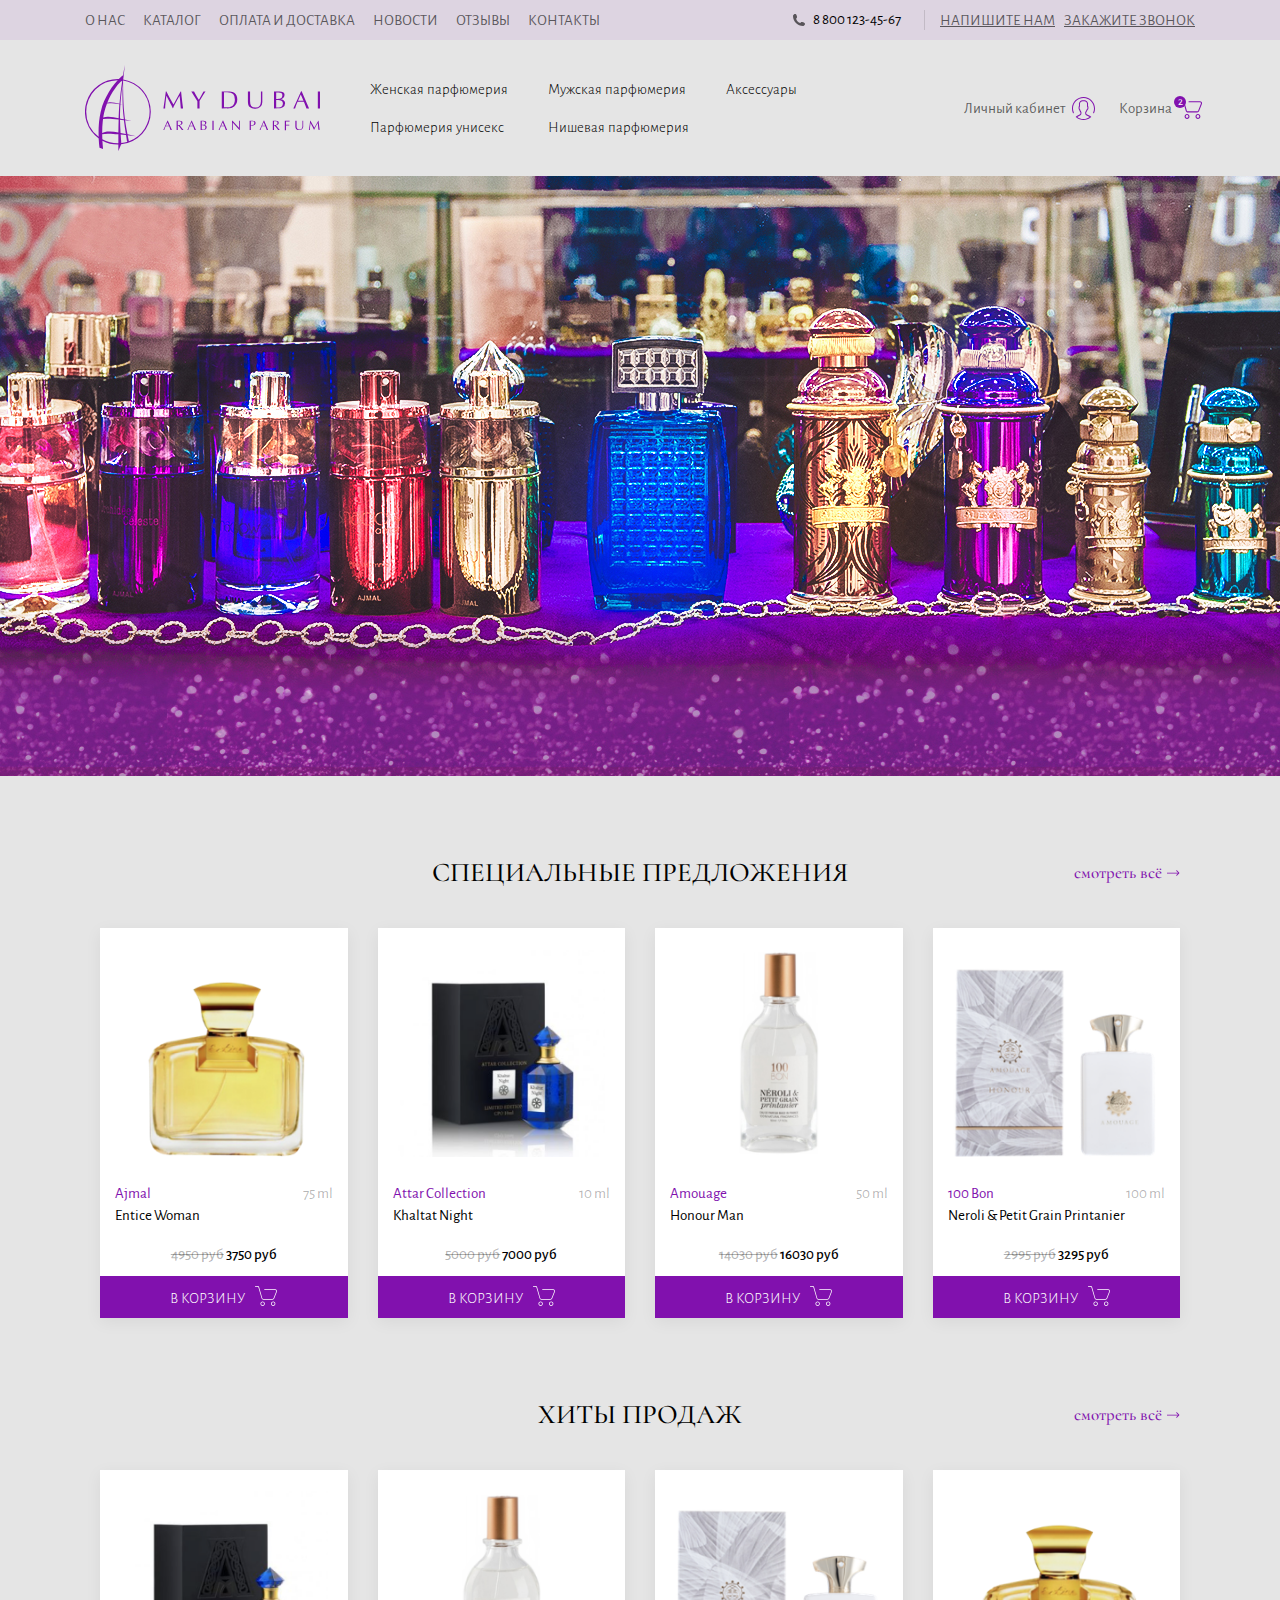
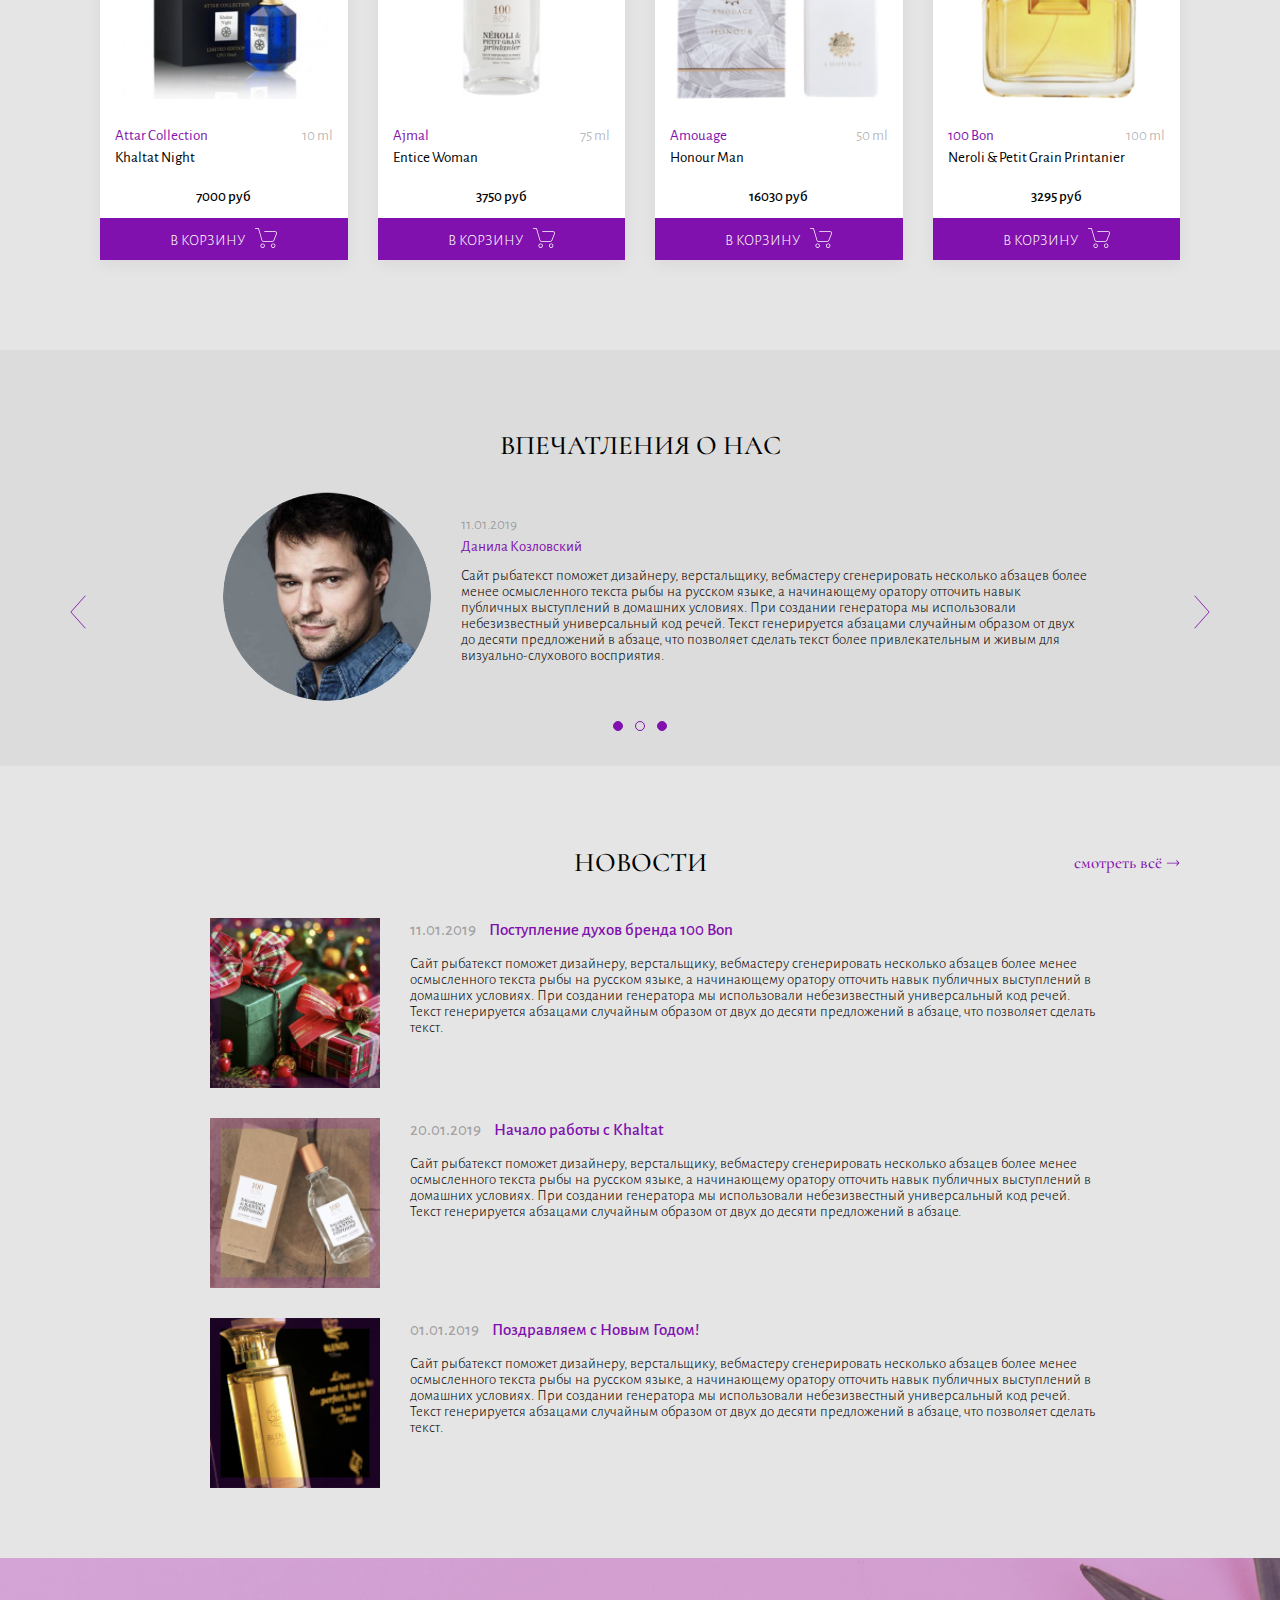
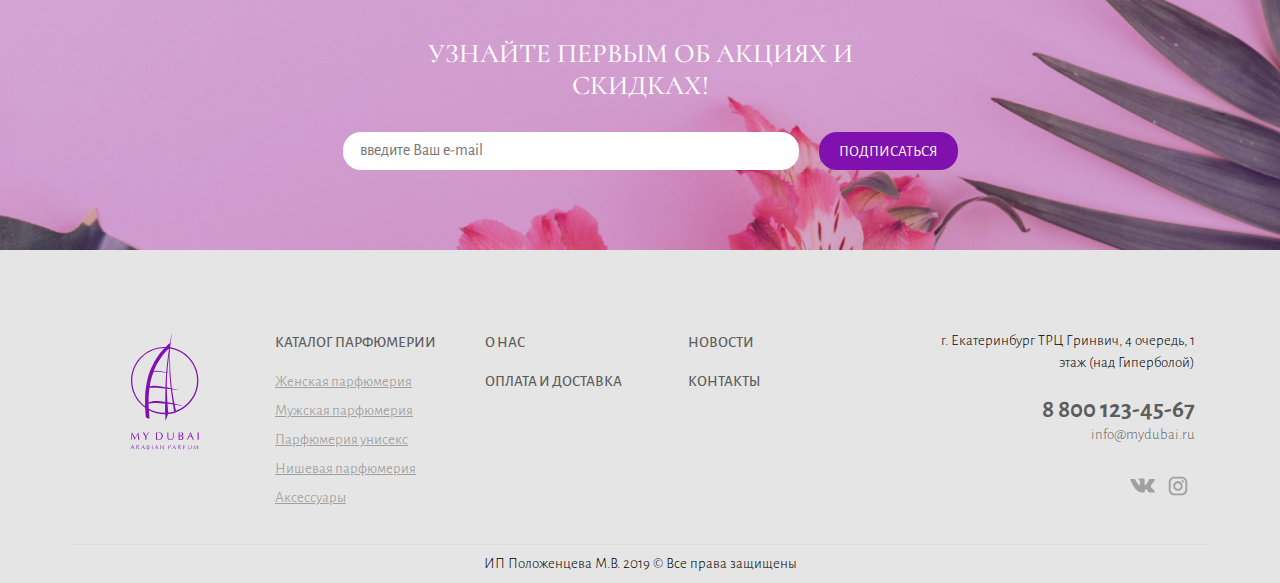
<file: index.html>
<!doctype html>
<html lang="en">
<head>
    <meta charset="UTF-8">
    <meta name="viewport"
          content="width=device-width, user-scalable=no, initial-scale=1, shrink-to-fit=no">
    <meta http-equiv="X-UA-Compatible" content="ie=edge">
    <meta name="format-detection" content="telephone=no">
    <title>My Dubai</title>
    <script
            src="https://code.jquery.com/jquery-3.3.1.js"
            integrity="sha256-2Kok7MbOyxpgUVvAk/HJ2jigOSYS2auK4Pfzbm7uH60="
            crossorigin="anonymous"></script>
    <link href="https://fonts.googleapis.com/css?family=Alegreya+Sans:300,400,500,700|Cormorant:300,400,500,700&amp;subset=cyrillic,cyrillic-ext" rel="stylesheet">
    <link rel="stylesheet" href="https://maxcdn.bootstrapcdn.com/bootstrap/4.0.0/css/bootstrap.min.css" integrity="sha384-Gn5384xqQ1aoWXA+058RXPxPg6fy4IWvTNh0E263XmFcJlSAwiGgFAW/dAiS6JXm" crossorigin="anonymous">
    <link href="sass/style.css" rel="stylesheet">
</head>
<body>
<header>
    <div class="container-fluid header__navigation">
        <div class="container">
            <div class="row">
                <div class="header__item header__navigation__nav col-lg-6 col-sm-4 col-7">
                    <button class="mobil-collapse__btn collapsed" type="button" data-toggle="collapse" data-target=".mobil-collapse" aria-expanded="false"></button>
                    <ul class="mobil-collapse navbar-collapse collapse">
                        <li>
                            <a href="about_us.html">О Нас</a>
                        </li>
                        <li>
                            <a href="catalog.html">Каталог</a>
                        </li>
                        <li>
                            <a href="about_cur.html">Оплата и доставка</a>
                        </li>
                        <li>
                            <a href="news.html">Новости</a>
                        </li>
                        <li>
                            <a href="404.html">Отзывы</a>
                        </li>
                        <li>
                            <a href="contact.html">Контакты</a>
                        </li>
                        <ul class="mobil-collapse__sub-menu">
                            <li>
                                <a class="mobil-collapse__sub-menu__call-back" href="#">Напишите нам</a>
                            </li>
                            <li>
                                <a class="mobil-collapse__sub-menu__call-back" href="#">ЗАКАЖИТЕ ЗВОНОК</a>
                            </li>
                            <li>
                                <a href="tel:8 800 123-45-67" class="header__navigation__tel__link">8 800 123-45-67</a>
                            </li>
                            <form class="header__breadcrumbs__search d-md-none d-flex">
                                <input type="text" name="search" placeholder="Поиск">
                                <label><input type="submit" value=""></label>
                            </form>
                        </ul>
                    </ul>
                </div>
                <div class="header__item header__navigation__tel col-xl-3 col-lg col-4 d-sm-flex d-none">
                    <a href="tel:8 800 123-45-67" class="header__navigation__tel__link">8 800 123-45-67</a>
                </div>
                <div class="header__item header__navigation__call-back col-xl-3 col-lg d-lg-flex d-none">
                    <ul>
                        <li>
                            <a href="#">Напишите нам</a>
                        </li>
                        <li>
                            <a href="#">ЗАКАЖИТЕ ЗВОНОК</a>
                        </li>
                    </ul>
                </div>
                <div class="header__item header__navigation__logo col-lg-3 col-md-3 col-sm-5 col-7">
                    <a href="index.html" class="header__navigation__logo__wrap">
                        <img src="assets/img/logo-1.svg" alt="logo">
                    </a>
                </div>
                <div class="header__item header__navigation__catalog col-xl-6 col-lg-5 col-md-9 col-sm-7 col-5">
                    <button class="catalog-collapse__btn collapsed" type="button" data-toggle="collapse" data-target=".catalog-collapse" aria-expanded="false">Каталог</button>
                    <ul class="catalog-collapse collapse">
                        <li>
                            <a href="#">Женская парфюмерия</a>
                        </li>
                        <li>
                            <a href="#">Мужская парфюмерия</a>
                        </li>
                        <li>
                            <a href="#">Аксессуары</a>
                        </li>
                        <li>
                            <a href="#">Парфюмерия унисекс</a>
                        </li>
                        <li>
                            <a href="#">Нишевая парфюмерия</a>
                        </li>
                    </ul>
                </div>
                <div class="header__item header__navigation__user col-xl-3 col-sm-4 col-5">
                    <ul>
                        <li>
                            <a class="header__navigation__user__profile" href="user_cab.html">Личный кабинет</a>
                        </li>
                        <li>
                            <label class="header__navigation__user__basket__count">2</label>
                            <a class="header__navigation__user__basket" href="basket.html">Корзина</a>
                        </li>
                    </ul>
                </div>
            </div>
        </div>
    </div>
    <div class="container-fluid header__shower">
        <div class="row header__shower__wrapp"></div>
    </div>
    <div class="container-fluid header__breadcrumbs" style="display: none"></div>
</header>
<main>
    <div class="container content-block">
        <div class="row">
            <div class="content-block__header col-12">
                <h2>Специальные предложения</h2>
                <a href="#">смотреть всё</a>
            </div>
            <div class="content-block__body col-12">
                <div class="col-lg-3 col-md-4 col-sm-6 col-12">
                    <div class="content-block__body__card">
                        <div class="content-block__body__card__img">
                            <div class="content-block__body__card__img__bg bg-1"></div>
                        </div>
                        <div class="content-block__body__card__info">
                            <a href="#" class="content-block__body__card__info__title">Ajmal</a>
                            <span class="content-block__body__card__info__sub-title">Entice Woman</span>
                            <span class="content-block__body__card__info__value">75 ml</span>
                        </div>
                        <div class="content-block__body__card__price">
                            <span><s>4950 руб</s> 3750 руб</span>
                        </div>
                        <button class="btn btn__to-cart">В Корзину</button>
                    </div>
                </div>
                <div class="col-lg-3 col-md-4 col-sm-6 col-12">
                    <div class="content-block__body__card">
                        <div class="content-block__body__card__img">
                            <div class="content-block__body__card__img__bg bg-2"></div>
                        </div>
                        <div class="content-block__body__card__info">
                            <a href="#" class="content-block__body__card__info__title">Attar Collection</a>
                            <span class="content-block__body__card__info__sub-title">Khaltat Night</span>
                            <span class="content-block__body__card__info__value">10 ml</span>
                        </div>
                        <div class="content-block__body__card__price">
                            <span><s>5000 руб</s> 7000 руб</span>
                        </div>
                        <button class="btn btn__to-cart">В Корзину</button>
                    </div>
                </div>
                <div class="col-lg-3 col-md-4 col-sm-6 col-12">
                    <div class="content-block__body__card">
                        <div class="content-block__body__card__img">
                            <div class="content-block__body__card__img__bg bg-3"></div>
                        </div>
                        <div class="content-block__body__card__info">
                            <a href="#" class="content-block__body__card__info__title">Amouage</a>
                            <span class="content-block__body__card__info__sub-title">Honour Man</span>
                            <span class="content-block__body__card__info__value">50 ml</span>
                        </div>
                        <div class="content-block__body__card__price">
                            <span><s>14030 руб</s> 16030 руб</span>
                        </div>
                        <button class="btn btn__to-cart">В Корзину</button>
                    </div>
                </div>
                <div class="col-lg-3 col-md-4 col-sm-6 col-12">
                    <div class="content-block__body__card">
                        <div class="content-block__body__card__img">
                            <div class="content-block__body__card__img__bg bg-4"></div>
                        </div>
                        <div class="content-block__body__card__info">
                            <a href="#" class="content-block__body__card__info__title">100 Bon</a>
                            <span class="content-block__body__card__info__sub-title">Neroli & Petit Grain Printanier</span>
                            <span class="content-block__body__card__info__value">100 ml</span>
                        </div>
                        <div class="content-block__body__card__price">
                            <span><s>2995 руб</s> 3295 руб</span>
                        </div>
                        <button class="btn btn__to-cart">В Корзину</button>
                    </div>
                </div>
            </div>
        </div>
    </div>
    <div class="container content-block">
        <div class="row">
            <div class="content-block__header col-12">
                <h2>ХИТЫ ПРОДАЖ</h2>
                <a href="#">смотреть всё</a>
            </div>
            <div class="content-block__body col-12">
                <div class="col-lg-3 col-md-4 col-sm-6 col-12">
                    <div class="content-block__body__card">
                        <div class="content-block__body__card__img">
                            <div class="content-block__body__card__img__bg bg-2"></div>
                        </div>
                        <div class="content-block__body__card__info">
                            <a href="#" class="content-block__body__card__info__title">Attar Collection</a>
                            <span class="content-block__body__card__info__sub-title">Khaltat Night</span>
                            <span class="content-block__body__card__info__value">10 ml</span>
                        </div>
                        <div class="content-block__body__card__price">
                            <span>7000 руб</span>
                        </div>
                        <button class="btn btn__to-cart">В Корзину</button>
                    </div>
                </div>
                <div class="col-lg-3 col-md-4 col-sm-6 col-12">
                    <div class="content-block__body__card">
                        <div class="content-block__body__card__img">
                            <div class="content-block__body__card__img__bg bg-3"></div>
                        </div>
                        <div class="content-block__body__card__info">
                            <a href="#" class="content-block__body__card__info__title">Ajmal</a>
                            <span class="content-block__body__card__info__sub-title">Entice Woman</span>
                            <span class="content-block__body__card__info__value">75 ml</span>
                        </div>
                        <div class="content-block__body__card__price">
                            <span>3750 руб</span>
                        </div>
                        <button class="btn btn__to-cart">В Корзину</button>
                    </div>
                </div>
                <div class="col-lg-3 col-md-4 col-sm-6 col-12">
                    <div class="content-block__body__card">
                        <div class="content-block__body__card__img">
                            <div class="content-block__body__card__img__bg bg-4"></div>
                        </div>
                        <div class="content-block__body__card__info">
                            <a href="#" class="content-block__body__card__info__title">Amouage</a>
                            <span class="content-block__body__card__info__sub-title">Honour Man</span>
                            <span class="content-block__body__card__info__value">50 ml</span>
                        </div>
                        <div class="content-block__body__card__price">
                            <span>16030 руб</span>
                        </div>
                        <button class="btn btn__to-cart">В Корзину</button>
                    </div>
                </div>
                <div class="col-lg-3 col-md-4 col-sm-6 col-12">
                    <div class="content-block__body__card">
                        <div class="content-block__body__card__img">
                            <div class="content-block__body__card__img__bg bg-1"></div>
                        </div>
                        <div class="content-block__body__card__info">
                            <a href="#" class="content-block__body__card__info__title">100 Bon</a>
                            <span class="content-block__body__card__info__sub-title">Neroli & Petit Grain Printanier</span>
                            <span class="content-block__body__card__info__value">100 ml</span>
                        </div>
                        <div class="content-block__body__card__price">
                            <span>3295 руб</span>
                        </div>
                        <button class="btn btn__to-cart">В Корзину</button>
                    </div>
                </div>
            </div>
        </div>
    </div>
    <div class="container-fluid comment-about">
        <div class="container">
            <div class="row">
                <h2 class="col-12">ВПЕЧАТЛЕНИЯ О НАС</h2>
                <div class="comment-about__slider col-12">
                    <div class="comment-about__slider__temp-control">
                        <a href="#" class="slide-prev"></a>
                        <a href="#" class="slide-next"></a>
                        <div class="slide-curr">
                            <label></label>
                            <label class="active"></label>
                            <label></label>
                        </div>
                    </div>
                    <div class="comment-about__slider__item col-lg-10 col-12 mx-auto">
                        <div class="comment-about__slider__item__avatar">
                            <div class="comment-about__slider__item__avatar__wrap">
                                <img alt="avatar" src="assets/img/card/image.jpg">
                            </div>
                        </div>
                        <div class="comment-about__slider__item__info">
                            <p class="comment-about__slider__item__info__time">11.01.2019</p>
                            <p class="comment-about__slider__item__info__user">Данила Козловский</p>
                            <p class="comment-about__slider__item__info__comment">Сайт рыбатекст поможет дизайнеру, верстальщику, вебмастеру сгенерировать несколько абзацев более менее осмысленного текста рыбы на русском языке, а начинающему оратору отточить навык публичных выступлений в домашних условиях. При создании генератора мы использовали небезизвестный универсальный код речей. Текст генерируется абзацами случайным образом от двух до десяти предложений в абзаце, что позволяет сделать текст более привлекательным и живым для визуально-слухового восприятия.</p>
                        </div>
                    </div>
                </div>
            </div>
        </div>
    </div>
    <div class="container content-block">
        <div class="row">
            <div class="content-block__header col-12">
                <h2>НОВОСТИ</h2>
                <a href="#">смотреть всё</a>
            </div>
            <div class="content-block__body column-mod col-lg-10 col-12 mx-auto">
                <div class="content-block__body__card">
                    <div class="content-block__body__card__img">
                        <div class="content-block__body__card__img__bg bg-2"></div>
                    </div>
                    <div class="content-block__body__card__info">
                        <span class="content-block__body__card__info__time">11.01.2019</span>
                        <a href="#" class="content-block__body__card__info__title">Поступление духов бренда 100 Bon</a>
                        <span class="content-block__body__card__info__par">Сайт рыбатекст поможет дизайнеру, верстальщику, вебмастеру сгенерировать несколько абзацев более менее осмысленного текста рыбы на русском языке, а начинающему оратору отточить навык публичных выступлений в домашних условиях. При создании генератора мы использовали небезизвестный универсальный код речей. Текст генерируется абзацами случайным образом от двух до десяти предложений в абзаце, что позволяет сделать текст.</span>
                    </div>
                </div>
                <div class="content-block__body__card">
                    <div class="content-block__body__card__img">
                        <div class="content-block__body__card__img__bg bg-1"></div>
                    </div>
                    <div class="content-block__body__card__info">
                        <span class="content-block__body__card__info__time">20.01.2019</span>
                        <a href="#" class="content-block__body__card__info__title">Начало работы с Khaltat</a>
                        <span class="content-block__body__card__info__par">Сайт рыбатекст поможет дизайнеру, верстальщику, вебмастеру сгенерировать несколько абзацев более менее осмысленного текста рыбы на русском языке, а начинающему оратору отточить навык публичных выступлений в домашних условиях. При создании генератора мы использовали небезизвестный универсальный код речей. Текст генерируется абзацами случайным образом от двух до десяти предложений в абзаце.</span>
                    </div>
                </div>
                <div class="content-block__body__card">
                    <div class="content-block__body__card__img">
                        <div class="content-block__body__card__img__bg bg-3"></div>
                    </div>
                    <div class="content-block__body__card__info">
                        <span class="content-block__body__card__info__time">01.01.2019</span>
                        <a href="#" class="content-block__body__card__info__title">Поздравляем с Новым Годом!</a>
                        <span class="content-block__body__card__info__par">Сайт рыбатекст поможет дизайнеру, верстальщику, вебмастеру сгенерировать несколько абзацев более менее осмысленного текста рыбы на русском языке, а начинающему оратору отточить навык публичных выступлений в домашних условиях. При создании генератора мы использовали небезизвестный универсальный код речей. Текст генерируется абзацами случайным образом от двух до десяти предложений в абзаце, что позволяет сделать текст.</span>
                    </div>
                </div>
            </div>
        </div>
    </div>
</main>
<footer>
    <div class="container-fluid footer__subscribe">
        <div class="container">
            <div class="row">
                <h2 class="col-lg-6 col-md-8 col-10 mx-auto">УЗНАЙТЕ ПЕРВЫМ ОБ АКЦИЯХ И СКИДКАХ!</h2>
                <form class="col-lg-7 col-md-10 col-12 mx-auto">
                    <span class="footer__subscribe__input">
                        <input type="email" name="email" placeholder="введите Ваш e-mail">
                    </span>
                    <span class="footer__subscribe__submit">
                        <input type="submit" value="ПОДПИСАТЬСЯ">
                    </span>
                </form>
            </div>
        </div>
    </div>
    <div class="container footer__body">
        <div class="row">
            <div class="footer__body__logo col-2 d-lg-block d-none">
                <a href="index.html">
                    <img src="assets/img/logo-2.svg" alt="logo">
                </a>
            </div>
            <div class="footer__body__catalog col-xl-2 col-lg-3 col-sm-4 col-12">
                <a href="catalog.html">КАТАЛОГ ПАРФЮМЕРИИ</a>
                <button class="footer-catalog-collapse__btn collapsed" type="button" data-toggle="collapse" data-target=".footer-catalog-collapse" aria-expanded="false">Каталог</button>
                <ul class="footer-catalog-collapse collapse">
                    <li>
                        <a href="catalog.html">Женская парфюмерия</a>
                    </li>
                    <li>
                        <a href="catalog.html">Мужская парфюмерия</a>
                    </li>
                    <li>
                        <a href="catalog.html">Парфюмерия унисекс</a>
                    </li>
                    <li>
                        <a href="catalog.html">Нишевая парфюмерия</a>
                    </li>
                    <li>
                        <a href="catalog.html">Аксессуары</a>
                    </li>
                </ul>
            </div>
            <div class="footer__body__nav col-xl-5 col-lg-4 col-sm-4 col-12">
                <ul>
                    <li>
                        <a href="about_us.html">О НАС</a>
                    </li>
                    <li>
                        <a href="news.html">НОВОСТИ</a>
                    </li>
                    <li>
                        <a href="about_cur.html">ОПЛАТА И ДОСТАВКА</a>
                    </li>
                    <li>
                        <a href="contact.html">КОНТАКТЫ</a>
                    </li>
                </ul>
            </div>
            <div class="footer__body__contact col-lg-3 col-sm-4 col-12">
                <p>г. Екатеринбург ТРЦ Гринвич, 4 очередь, 1 этаж (над Гиперболой)</p>
                <a href="tel:88001234567" class="footer__body__contact__tel">8 800 123-45-67</a>
                <a href="mailto:info@mydubai.ru" class="footer__body__contact__mail">info@mydubai.ru</a>
                <div class="footer__body__contact__social">
                    <a href="#" class="ico-vk"></a>
                    <a href="#" class="ico-insta"></a>
                </div>
            </div>
            <div class="footer__body__copyright col-12">
                <p>ИП Положенцева М.В. 2019 © Все права защищены</p>
            </div>
        </div>
    </div>
</footer>
<script src="https://cdnjs.cloudflare.com/ajax/libs/popper.js/1.12.9/umd/popper.min.js" integrity="sha384-ApNbgh9B+Y1QKtv3Rn7W3mgPxhU9K/ScQsAP7hUibX39j7fakFPskvXusvfa0b4Q" crossorigin="anonymous"></script>
<script src="https://maxcdn.bootstrapcdn.com/bootstrap/4.0.0/js/bootstrap.min.js" integrity="sha384-JZR6Spejh4U02d8jOt6vLEHfe/JQGiRRSQQxSfFWpi1MquVdAyjUar5+76PVCmYl" crossorigin="anonymous"></script>
<script src="assets/js/script.js"></script>
</body>
</html>
</file>
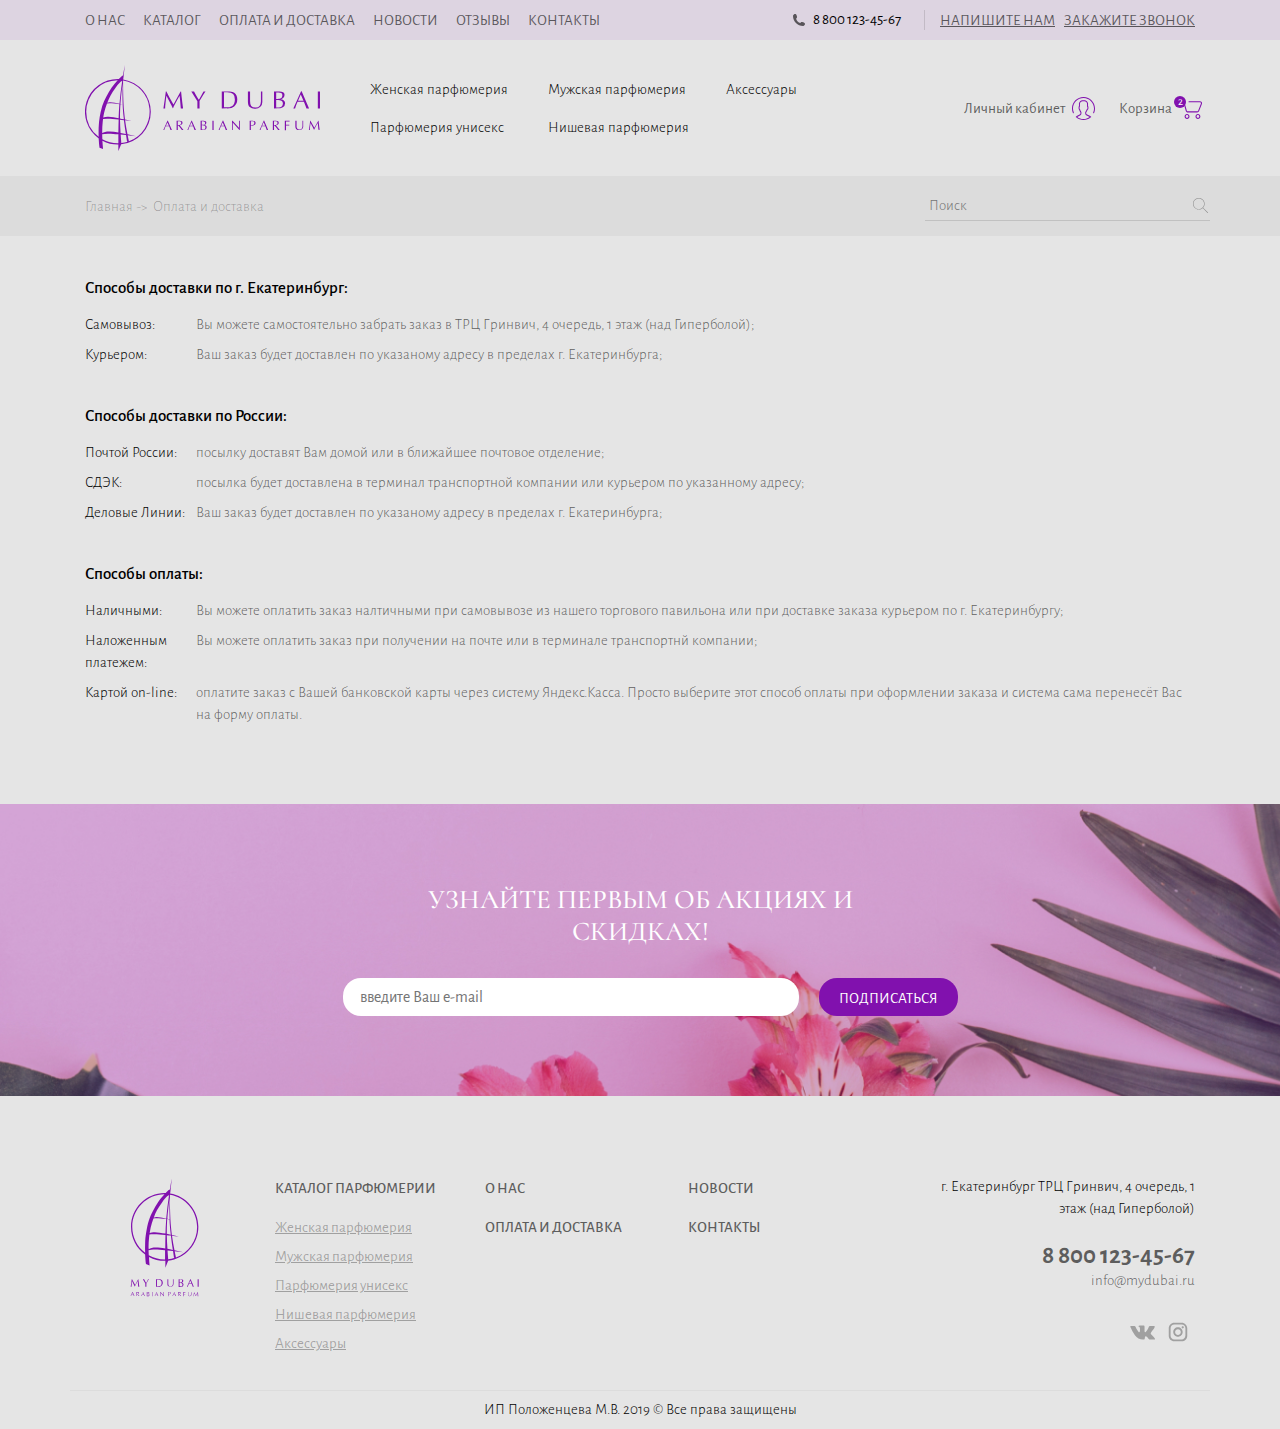
<file: about_cur.html>
<!doctype html>
<html lang="en">
<head>
    <meta charset="UTF-8">
    <meta name="viewport"
          content="width=device-width, user-scalable=no, initial-scale=1, shrink-to-fit=no">
    <meta http-equiv="X-UA-Compatible" content="ie=edge">
    <meta name="format-detection" content="telephone=no">
    <title>My Dubai</title>
    <script
            src="https://code.jquery.com/jquery-3.3.1.js"
            integrity="sha256-2Kok7MbOyxpgUVvAk/HJ2jigOSYS2auK4Pfzbm7uH60="
            crossorigin="anonymous"></script>
    <link href="https://fonts.googleapis.com/css?family=Alegreya+Sans:300,400,500,700|Cormorant:300,400,500,700&amp;subset=cyrillic,cyrillic-ext" rel="stylesheet">
    <link rel="stylesheet" href="https://maxcdn.bootstrapcdn.com/bootstrap/4.0.0/css/bootstrap.min.css" integrity="sha384-Gn5384xqQ1aoWXA+058RXPxPg6fy4IWvTNh0E263XmFcJlSAwiGgFAW/dAiS6JXm" crossorigin="anonymous">
    <link href="sass/style.css" rel="stylesheet">
</head>
<body>
<header>
    <div class="container-fluid header__navigation">
        <div class="container">
            <div class="row">
                <div class="header__item header__navigation__nav col-lg-6 col-sm-4 col-7">
                    <button class="mobil-collapse__btn collapsed" type="button" data-toggle="collapse" data-target=".mobil-collapse" aria-expanded="false"></button>
                    <ul class="mobil-collapse navbar-collapse collapse">
                        <li>
                            <a href="about_us.html">О Нас</a>
                        </li>
                        <li>
                            <a href="catalog.html">Каталог</a>
                        </li>
                        <li>
                            <a href="about_cur.html">Оплата и доставка</a>
                        </li>
                        <li>
                            <a href="news.html">Новости</a>
                        </li>
                        <li>
                            <a href="404.html">Отзывы</a>
                        </li>
                        <li>
                            <a href="contact.html">Контакты</a>
                        </li>
                        <ul class="mobil-collapse__sub-menu">
                            <li>
                                <a class="mobil-collapse__sub-menu__call-back" href="#">Напишите нам</a>
                            </li>
                            <li>
                                <a class="mobil-collapse__sub-menu__call-back" href="#">ЗАКАЖИТЕ ЗВОНОК</a>
                            </li>
                            <li>
                                <a href="tel:8 800 123-45-67" class="header__navigation__tel__link">8 800 123-45-67</a>
                            </li>
                            <form class="header__breadcrumbs__search d-md-none d-flex">
                                <input type="text" name="search" placeholder="Поиск">
                                <label><input type="submit" value=""></label>
                            </form>
                        </ul>
                    </ul>
                </div>
                <div class="header__item header__navigation__tel col-xl-3 col-lg col-4 d-sm-flex d-none">
                    <a href="tel:8 800 123-45-67" class="header__navigation__tel__link">8 800 123-45-67</a>
                </div>
                <div class="header__item header__navigation__call-back col-xl-3 col-lg d-lg-flex d-none">
                    <ul>
                        <li>
                            <a href="#">Напишите нам</a>
                        </li>
                        <li>
                            <a href="#">ЗАКАЖИТЕ ЗВОНОК</a>
                        </li>
                    </ul>
                </div>
                <div class="header__item header__navigation__logo col-lg-3 col-md-3 col-sm-5 col-7">
                    <a href="index.html" class="header__navigation__logo__wrap">
                        <img src="assets/img/logo-1.svg" alt="logo">
                    </a>
                </div>
                <div class="header__item header__navigation__catalog col-xl-6 col-lg-5 col-md-9 col-sm-7 col-5">
                    <button class="catalog-collapse__btn collapsed" type="button" data-toggle="collapse" data-target=".catalog-collapse" aria-expanded="false">Каталог</button>
                    <ul class="catalog-collapse collapse">
                        <li>
                            <a href="#">Женская парфюмерия</a>
                        </li>
                        <li>
                            <a href="#">Мужская парфюмерия</a>
                        </li>
                        <li>
                            <a href="#">Аксессуары</a>
                        </li>
                        <li>
                            <a href="#">Парфюмерия унисекс</a>
                        </li>
                        <li>
                            <a href="#">Нишевая парфюмерия</a>
                        </li>
                    </ul>
                </div>
                <div class="header__item header__navigation__user col-xl-3 col-sm-4 col-5">
                    <ul>
                        <li>
                            <a class="header__navigation__user__profile" href="user_cab.html">Личный кабинет</a>
                        </li>
                        <li>
                            <label class="header__navigation__user__basket__count">2</label>
                            <a class="header__navigation__user__basket" href="basket.html">Корзина</a>
                        </li>
                    </ul>
                </div>
            </div>
        </div>
    </div>
    <div class="container-fluid header__breadcrumbs">
       <div class="container">
           <div class="row">
               <ul class="header__breadcrumbs__link">
                   <li>
                       <a href="index.html">Главная</a>
                   </li>
                   <li>
                       <a href="about_cur.html">Оплата и доставка</a>
                   </li>
               </ul>
               <form class="header__breadcrumbs__search col-lg-3 col-md-4 col-5 d-md-flex d-none">
                    <input type="text" name="search" placeholder="Поиск">
                    <label><input type="submit" value=""></label>
               </form>
           </div>
       </div>
    </div>
</header>
<main>
   <div class="container about-cur">
       <div class="row">
           <div class="col-12">
               <div class="about-cur__block">
                   <h3>Способы доставки по г. Екатеринбург:</h3>
                   <div class="about-cur__block__body">
                       <span>Самовывоз:</span><p>Вы можете самостоятельно забрать заказ в ТРЦ Гринвич, 4 очередь, 1 этаж (над Гиперболой);</p>
                       <span>Курьером:</span><p>Ваш заказ будет доставлен по указаному адресу в пределах г. Екатеринбурга;</p>
                   </div>
               </div>
               <div class="about-cur__block">
                   <h3>Способы доставки по России:</h3>
                   <div class="about-cur__block__body">
                       <span>Почтой России:</span><p>посылку доставят Вам домой или в ближайшее почтовое отделение;</p>
                       <span>СДЭК:</span><p>посылка будет доставлена в терминал транспортной компании или курьером по указанному адресу;</p>
                       <span>Деловые Линии:</span><p>Ваш заказ будет доставлен по указаному адресу в пределах г. Екатеринбурга;</p>
                   </div>
               </div>
               <div class="about-cur__block">
                   <h3>Способы оплаты:</h3>
                   <div class="about-cur__block__body">
                       <span>Наличными:</span><p>Вы можете оплатить заказ налтичными при самовывозе из нашего торгового павильона или при доставке заказа курьером по г. Екатеринбургу;</p>
                       <span>Наложенным платежем:</span><p>Вы можете оплатить заказ при получении на почте или в терминале транспортнй компании;</p>
                       <span>Картой on-line:</span><p>оплатите заказ с Вашей банковской карты через систему Яндекс.Касса. Просто выберите этот способ оплаты при оформлении заказа и система сама перенесёт Вас на форму оплаты.</p>
                   </div>
               </div>
           </div>
       </div>
   </div>
</main>
<footer>
    <div class="container-fluid footer__subscribe">
        <div class="container">
            <div class="row">
                <h2 class="col-lg-6 col-md-8 col-10 mx-auto">УЗНАЙТЕ ПЕРВЫМ ОБ АКЦИЯХ И СКИДКАХ!</h2>
                <form class="col-lg-7 col-md-10 col-12 mx-auto">
                    <span class="footer__subscribe__input">
                        <input type="email" name="email" placeholder="введите Ваш e-mail">
                    </span>
                    <span class="footer__subscribe__submit">
                        <input type="submit" value="ПОДПИСАТЬСЯ">
                    </span>
                </form>
            </div>
        </div>
    </div>
    <div class="container footer__body">
        <div class="row">
            <div class="footer__body__logo col-2 d-lg-block d-none">
                <a href="index.html">
                    <img src="assets/img/logo-2.svg" alt="logo">
                </a>
            </div>
            <div class="footer__body__catalog col-xl-2 col-lg-3 col-sm-4 col-12">
                <a href="catalog.html">КАТАЛОГ ПАРФЮМЕРИИ</a>
                <button class="footer-catalog-collapse__btn collapsed" type="button" data-toggle="collapse" data-target=".footer-catalog-collapse" aria-expanded="false">Каталог</button>
                <ul class="footer-catalog-collapse collapse">
                    <li>
                        <a href="catalog.html">Женская парфюмерия</a>
                    </li>
                    <li>
                        <a href="catalog.html">Мужская парфюмерия</a>
                    </li>
                    <li>
                        <a href="catalog.html">Парфюмерия унисекс</a>
                    </li>
                    <li>
                        <a href="catalog.html">Нишевая парфюмерия</a>
                    </li>
                    <li>
                        <a href="catalog.html">Аксессуары</a>
                    </li>
                </ul>
            </div>
            <div class="footer__body__nav col-xl-5 col-lg-4 col-sm-4 col-12">
                <ul>
                    <li>
                        <a href="about_us.html">О НАС</a>
                    </li>
                    <li>
                        <a href="news.html">НОВОСТИ</a>
                    </li>
                    <li>
                        <a href="about_cur.html">ОПЛАТА И ДОСТАВКА</a>
                    </li>
                    <li>
                        <a href="contact.html">КОНТАКТЫ</a>
                    </li>
                </ul>
            </div>
            <div class="footer__body__contact col-lg-3 col-sm-4 col-12">
                <p>г. Екатеринбург ТРЦ Гринвич, 4 очередь, 1 этаж (над Гиперболой)</p>
                <a href="tel:88001234567" class="footer__body__contact__tel">8 800 123-45-67</a>
                <a href="mailto:info@mydubai.ru" class="footer__body__contact__mail">info@mydubai.ru</a>
                <div class="footer__body__contact__social">
                    <a href="#" class="ico-vk"></a>
                    <a href="#" class="ico-insta"></a>
                </div>
            </div>
            <div class="footer__body__copyright col-12">
                <p>ИП Положенцева М.В. 2019 © Все права защищены</p>
            </div>
        </div>
    </div>
</footer>
<script src="https://cdnjs.cloudflare.com/ajax/libs/popper.js/1.12.9/umd/popper.min.js" integrity="sha384-ApNbgh9B+Y1QKtv3Rn7W3mgPxhU9K/ScQsAP7hUibX39j7fakFPskvXusvfa0b4Q" crossorigin="anonymous"></script>
<script src="https://maxcdn.bootstrapcdn.com/bootstrap/4.0.0/js/bootstrap.min.js" integrity="sha384-JZR6Spejh4U02d8jOt6vLEHfe/JQGiRRSQQxSfFWpi1MquVdAyjUar5+76PVCmYl" crossorigin="anonymous"></script>
<script src="assets/js/script.js"></script>
</body>
</html>
</file>
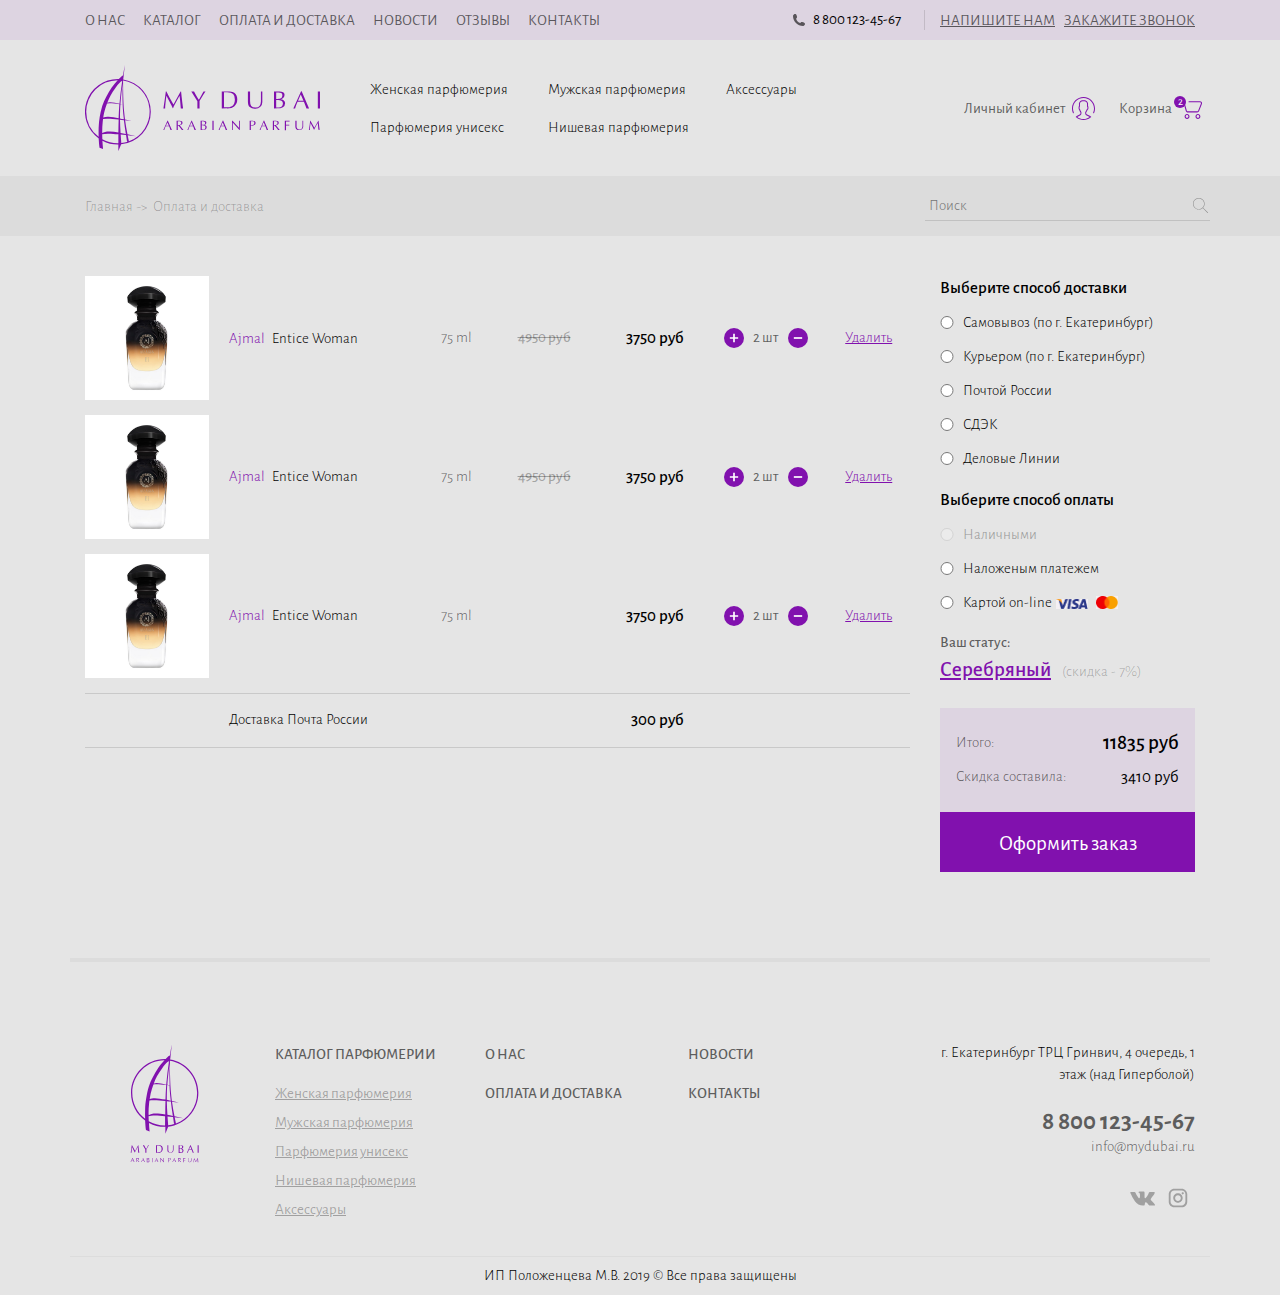
<file: basket.html>
<!doctype html>
<html lang="en">
<head>
    <meta charset="UTF-8">
    <meta name="viewport"
          content="width=device-width, user-scalable=no, initial-scale=1, shrink-to-fit=no">
    <meta http-equiv="X-UA-Compatible" content="ie=edge">
    <meta name="format-detection" content="telephone=no">
    <title>My Dubai</title>
    <script
            src="https://code.jquery.com/jquery-3.3.1.js"
            integrity="sha256-2Kok7MbOyxpgUVvAk/HJ2jigOSYS2auK4Pfzbm7uH60="
            crossorigin="anonymous"></script>
    <link href="https://fonts.googleapis.com/css?family=Alegreya+Sans:300,400,500,700|Cormorant:300,400,500,700&amp;subset=cyrillic,cyrillic-ext" rel="stylesheet">
    <link rel="stylesheet" href="https://maxcdn.bootstrapcdn.com/bootstrap/4.0.0/css/bootstrap.min.css" integrity="sha384-Gn5384xqQ1aoWXA+058RXPxPg6fy4IWvTNh0E263XmFcJlSAwiGgFAW/dAiS6JXm" crossorigin="anonymous">
    <link href="sass/style.css" rel="stylesheet">
</head>
<body>
<header>
    <div class="container-fluid header__navigation">
        <div class="container">
            <div class="row">
                <div class="header__item header__navigation__nav col-lg-6 col-sm-4 col-7">
                    <button class="mobil-collapse__btn collapsed" type="button" data-toggle="collapse" data-target=".mobil-collapse" aria-expanded="false"></button>
                    <ul class="mobil-collapse navbar-collapse collapse">
                        <li>
                            <a href="about_us.html">О Нас</a>
                        </li>
                        <li>
                            <a href="catalog.html">Каталог</a>
                        </li>
                        <li>
                            <a href="about_cur.html">Оплата и доставка</a>
                        </li>
                        <li>
                            <a href="news.html">Новости</a>
                        </li>
                        <li>
                            <a href="404.html">Отзывы</a>
                        </li>
                        <li>
                            <a href="contact.html">Контакты</a>
                        </li>
                        <ul class="mobil-collapse__sub-menu">
                            <li>
                                <a class="mobil-collapse__sub-menu__call-back" href="#">Напишите нам</a>
                            </li>
                            <li>
                                <a class="mobil-collapse__sub-menu__call-back" href="#">ЗАКАЖИТЕ ЗВОНОК</a>
                            </li>
                            <li>
                                <a href="tel:8 800 123-45-67" class="header__navigation__tel__link">8 800 123-45-67</a>
                            </li>
                            <form class="header__breadcrumbs__search d-md-none d-flex">
                                <input type="text" name="search" placeholder="Поиск">
                                <label><input type="submit" value=""></label>
                            </form>
                        </ul>
                    </ul>
                </div>
                <div class="header__item header__navigation__tel col-xl-3 col-lg col-4 d-sm-flex d-none">
                    <a href="tel:8 800 123-45-67" class="header__navigation__tel__link">8 800 123-45-67</a>
                </div>
                <div class="header__item header__navigation__call-back col-xl-3 col-lg d-lg-flex d-none">
                    <ul>
                        <li>
                            <a href="#">Напишите нам</a>
                        </li>
                        <li>
                            <a href="#">ЗАКАЖИТЕ ЗВОНОК</a>
                        </li>
                    </ul>
                </div>
                <div class="header__item header__navigation__logo col-lg-3 col-md-3 col-sm-5 col-7">
                    <a href="index.html" class="header__navigation__logo__wrap">
                        <img src="assets/img/logo-1.svg" alt="logo">
                    </a>
                </div>
                <div class="header__item header__navigation__catalog col-xl-6 col-lg-5 col-md-9 col-sm-7 col-5">
                    <button class="catalog-collapse__btn collapsed" type="button" data-toggle="collapse" data-target=".catalog-collapse" aria-expanded="false">Каталог</button>
                    <ul class="catalog-collapse collapse">
                        <li>
                            <a href="#">Женская парфюмерия</a>
                        </li>
                        <li>
                            <a href="#">Мужская парфюмерия</a>
                        </li>
                        <li>
                            <a href="#">Аксессуары</a>
                        </li>
                        <li>
                            <a href="#">Парфюмерия унисекс</a>
                        </li>
                        <li>
                            <a href="#">Нишевая парфюмерия</a>
                        </li>
                    </ul>
                </div>
                <div class="header__item header__navigation__user col-xl-3 col-sm-4 col-5">
                    <ul>
                        <li>
                            <a class="header__navigation__user__profile" href="user_cab.html">Личный кабинет</a>
                        </li>
                        <li>
                            <label class="header__navigation__user__basket__count">2</label>
                            <a class="header__navigation__user__basket" href="basket.html">Корзина</a>
                        </li>
                    </ul>
                </div>
            </div>
        </div>
    </div>
    <div class="container-fluid header__breadcrumbs">
       <div class="container">
           <div class="row">
               <ul class="header__breadcrumbs__link">
                   <li>
                       <a href="index.html">Главная</a>
                   </li>
                   <li>
                       <a href="about_cur.html">Оплата и доставка</a>
                   </li>
               </ul>
               <form class="header__breadcrumbs__search col-lg-3 col-md-4 col-5 d-md-flex d-none">
                    <input type="text" name="search" placeholder="Поиск">
                    <label><input type="submit" value=""></label>
               </form>
           </div>
       </div>
    </div>
</header>
<main>
    <div class="container basket">
        <div class="row">
            <div class="col-lg-9 col-12 basket__body">
                <div class="basket__body__line">
                    <div class="basket__body__line__photo">
                        <div class="basket__body__line__photo__img" style="background: url('assets/img/image.png')no-repeat center"></div>
                    </div>
                    <span class="basket__body__line__name">
                        <a href="#">Ajmal</a>
                        <p> Entice Woman</p>
                    </span>
                    <span class="basket__body__line__value">75 ml</span>
                    <span class="basket__body__line__sum">
                        <p class="basket__body__line__sum__first">4950 руб</p>
                        <p class="basket__body__line__sum__second">3750 руб</p>
                    </span>
                    <span class="basket__body__line__control">
                        <button class="basket__body__line__control__plus"></button>
                        <p>2 шт</p>
                        <button class="basket__body__line__control__minus"></button>
                    </span>
                    <span class="basket__body__line__delete">
                        <button>Удалить</button>
                    </span>
                </div>
                <div class="basket__body__line">
                    <div class="basket__body__line__photo">
                        <div class="basket__body__line__photo__img" style="background: url('assets/img/image.png')no-repeat center"></div>
                    </div>
                    <span class="basket__body__line__name">
                        <a href="#">Ajmal</a>
                        <p> Entice Woman</p>
                    </span>
                    <span class="basket__body__line__value">75 ml</span>
                    <span class="basket__body__line__sum">
                        <p class="basket__body__line__sum__first">4950 руб</p>
                        <p class="basket__body__line__sum__second">3750 руб</p>
                    </span>
                    <span class="basket__body__line__control">
                        <button class="basket__body__line__control__plus"></button>
                        <p>2 шт</p>
                        <button class="basket__body__line__control__minus"></button>
                    </span>
                    <span class="basket__body__line__delete">
                        <button>Удалить</button>
                    </span>
                </div>
                <div class="basket__body__line">
                    <div class="basket__body__line__photo">
                        <div class="basket__body__line__photo__img" style="background: url('assets/img/image.png')no-repeat center"></div>
                    </div>
                    <span class="basket__body__line__name">
                        <a href="#">Ajmal</a>
                        <p> Entice Woman</p>
                    </span>
                    <span class="basket__body__line__value">75 ml</span>
                    <span class="basket__body__line__sum">
                        <p class="basket__body__line__sum__first"></p>
                        <p class="basket__body__line__sum__second">3750 руб</p>
                    </span>
                    <span class="basket__body__line__control">
                        <button class="basket__body__line__control__plus"></button>
                        <p>2 шт</p>
                        <button class="basket__body__line__control__minus"></button>
                    </span>
                    <span class="basket__body__line__delete">
                        <button>Удалить</button>
                    </span>
                </div>
                <div class="basket__body__total">
                    <p class="basket__body__total__name">Доставка Почта России</p>
                    <p class="basket__body__total__value">300 руб</p>
                </div>
            </div>
            <div class="col-lg-3 col-12 catalog__filter basket-mod">
                <form  class="catalog__filter__form">
                    <div class="catalog__filter__group">
                        <h3>Выберите способ доставки</h3>
                        <label>
                            <span>
                                <input type="radio" name="delivery" value="f-hit">
                            </span>
                            <p>Самовывоз (по г. Екатеринбург)</p>
                        </label>
                        <label>
                            <span>
                                <input type="radio" name="delivery" value="f-hit">
                            </span>
                            <p>Курьером (по г. Екатеринбург)</p>
                        </label>
                        <label>
                            <span>
                                <input type="radio" name="delivery" value="f-hit">
                            </span>
                            <p>Почтой России</p>
                        </label>
                        <label>
                            <span>
                                <input type="radio" name="delivery" value="f-hit">
                            </span>
                            <p>СДЭК</p>
                        </label>
                        <label>
                            <span>
                                <input type="radio" name="delivery" value="f-hit">
                            </span>
                            <p>Деловые Линии</p>
                        </label>
                    </div>
                    <div class="catalog__filter__group">
                        <h3>Выберите способ оплаты</h3>
                        <label class="disabled">
                            <span>
                                <input type="radio" name="money" value="f-hit" disabled>
                            </span>
                            <p>Наличными</p>
                        </label>
                        <label>
                            <span>
                                <input type="radio" name="money" value="f-hit">
                            </span>
                            <p>Наложеным платежем</p>
                        </label>
                        <label>
                            <span>
                                <input type="radio" name="money" value="f-hit">
                            </span>
                            <p>Картой on-line</p><p class="ico__visa"></p><p class="ico__mastercard"></p>
                        </label>
                    </div>
                    <div class="catalog__filter__group group-third">
                        <div class="you-status">
                            <p class="you-status__title">Ваш статус:</p>
                            <a href="#">Серебряный</a>
                            <p class="you-status__sub-title">(скидка - 7%)</p>
                        </div>
                        <div class="you-value">
                            <p class="you-value__name">Итого:</p>
                            <p class="you-value__value-first">11835 руб</p>
                            <p class="you-value__name">Скидка составила:</p>
                            <p class="you-value__value-second">3410 руб</p>
                        </div>
                        <button class="btn btn__purple purple-block">Оформить заказ</button>
                    </div>
                </form>
            </div>
        </div>
    </div>
</main>
<footer>
    <div class="container footer__body">
        <div class="row">
            <div class="footer__body__logo col-2 d-lg-block d-none">
                <a href="index.html">
                    <img src="assets/img/logo-2.svg" alt="logo">
                </a>
            </div>
            <div class="footer__body__catalog col-xl-2 col-lg-3 col-sm-4 col-12">
                <a href="catalog.html">КАТАЛОГ ПАРФЮМЕРИИ</a>
                <button class="footer-catalog-collapse__btn collapsed" type="button" data-toggle="collapse" data-target=".footer-catalog-collapse" aria-expanded="false">Каталог</button>
                <ul class="footer-catalog-collapse collapse">
                    <li>
                        <a href="catalog.html">Женская парфюмерия</a>
                    </li>
                    <li>
                        <a href="catalog.html">Мужская парфюмерия</a>
                    </li>
                    <li>
                        <a href="catalog.html">Парфюмерия унисекс</a>
                    </li>
                    <li>
                        <a href="catalog.html">Нишевая парфюмерия</a>
                    </li>
                    <li>
                        <a href="catalog.html">Аксессуары</a>
                    </li>
                </ul>
            </div>
            <div class="footer__body__nav col-xl-5 col-lg-4 col-sm-4 col-12">
                <ul>
                    <li>
                        <a href="about_us.html">О НАС</a>
                    </li>
                    <li>
                        <a href="news.html">НОВОСТИ</a>
                    </li>
                    <li>
                        <a href="about_cur.html">ОПЛАТА И ДОСТАВКА</a>
                    </li>
                    <li>
                        <a href="contact.html">КОНТАКТЫ</a>
                    </li>
                </ul>
            </div>
            <div class="footer__body__contact col-lg-3 col-sm-4 col-12">
                <p>г. Екатеринбург ТРЦ Гринвич, 4 очередь, 1 этаж (над Гиперболой)</p>
                <a href="tel:88001234567" class="footer__body__contact__tel">8 800 123-45-67</a>
                <a href="mailto:info@mydubai.ru" class="footer__body__contact__mail">info@mydubai.ru</a>
                <div class="footer__body__contact__social">
                    <a href="#" class="ico-vk"></a>
                    <a href="#" class="ico-insta"></a>
                </div>
            </div>
            <div class="footer__body__copyright col-12">
                <p>ИП Положенцева М.В. 2019 © Все права защищены</p>
            </div>
        </div>
    </div>
</footer>
<script src="https://cdnjs.cloudflare.com/ajax/libs/popper.js/1.12.9/umd/popper.min.js" integrity="sha384-ApNbgh9B+Y1QKtv3Rn7W3mgPxhU9K/ScQsAP7hUibX39j7fakFPskvXusvfa0b4Q" crossorigin="anonymous"></script>
<script src="https://maxcdn.bootstrapcdn.com/bootstrap/4.0.0/js/bootstrap.min.js" integrity="sha384-JZR6Spejh4U02d8jOt6vLEHfe/JQGiRRSQQxSfFWpi1MquVdAyjUar5+76PVCmYl" crossorigin="anonymous"></script>
<script src="assets/js/script.js"></script>
</body>
</html>
</file>
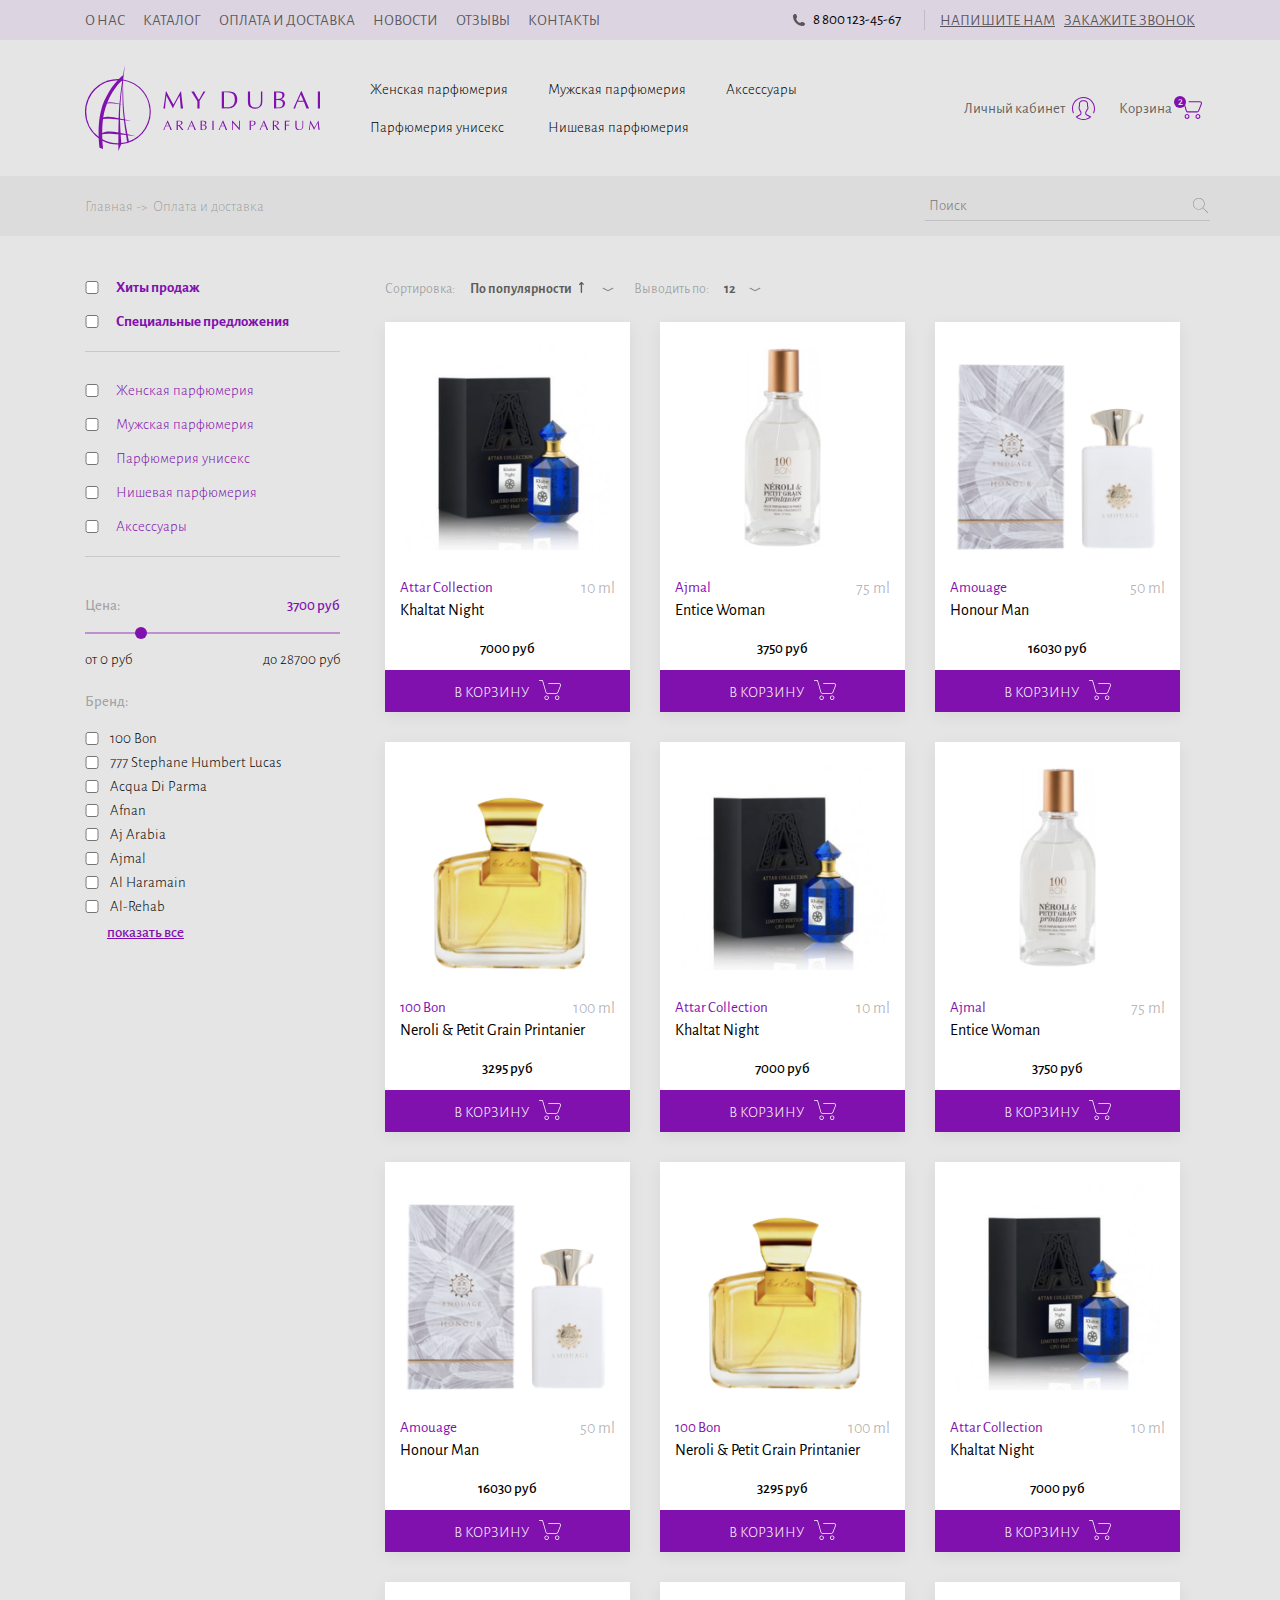
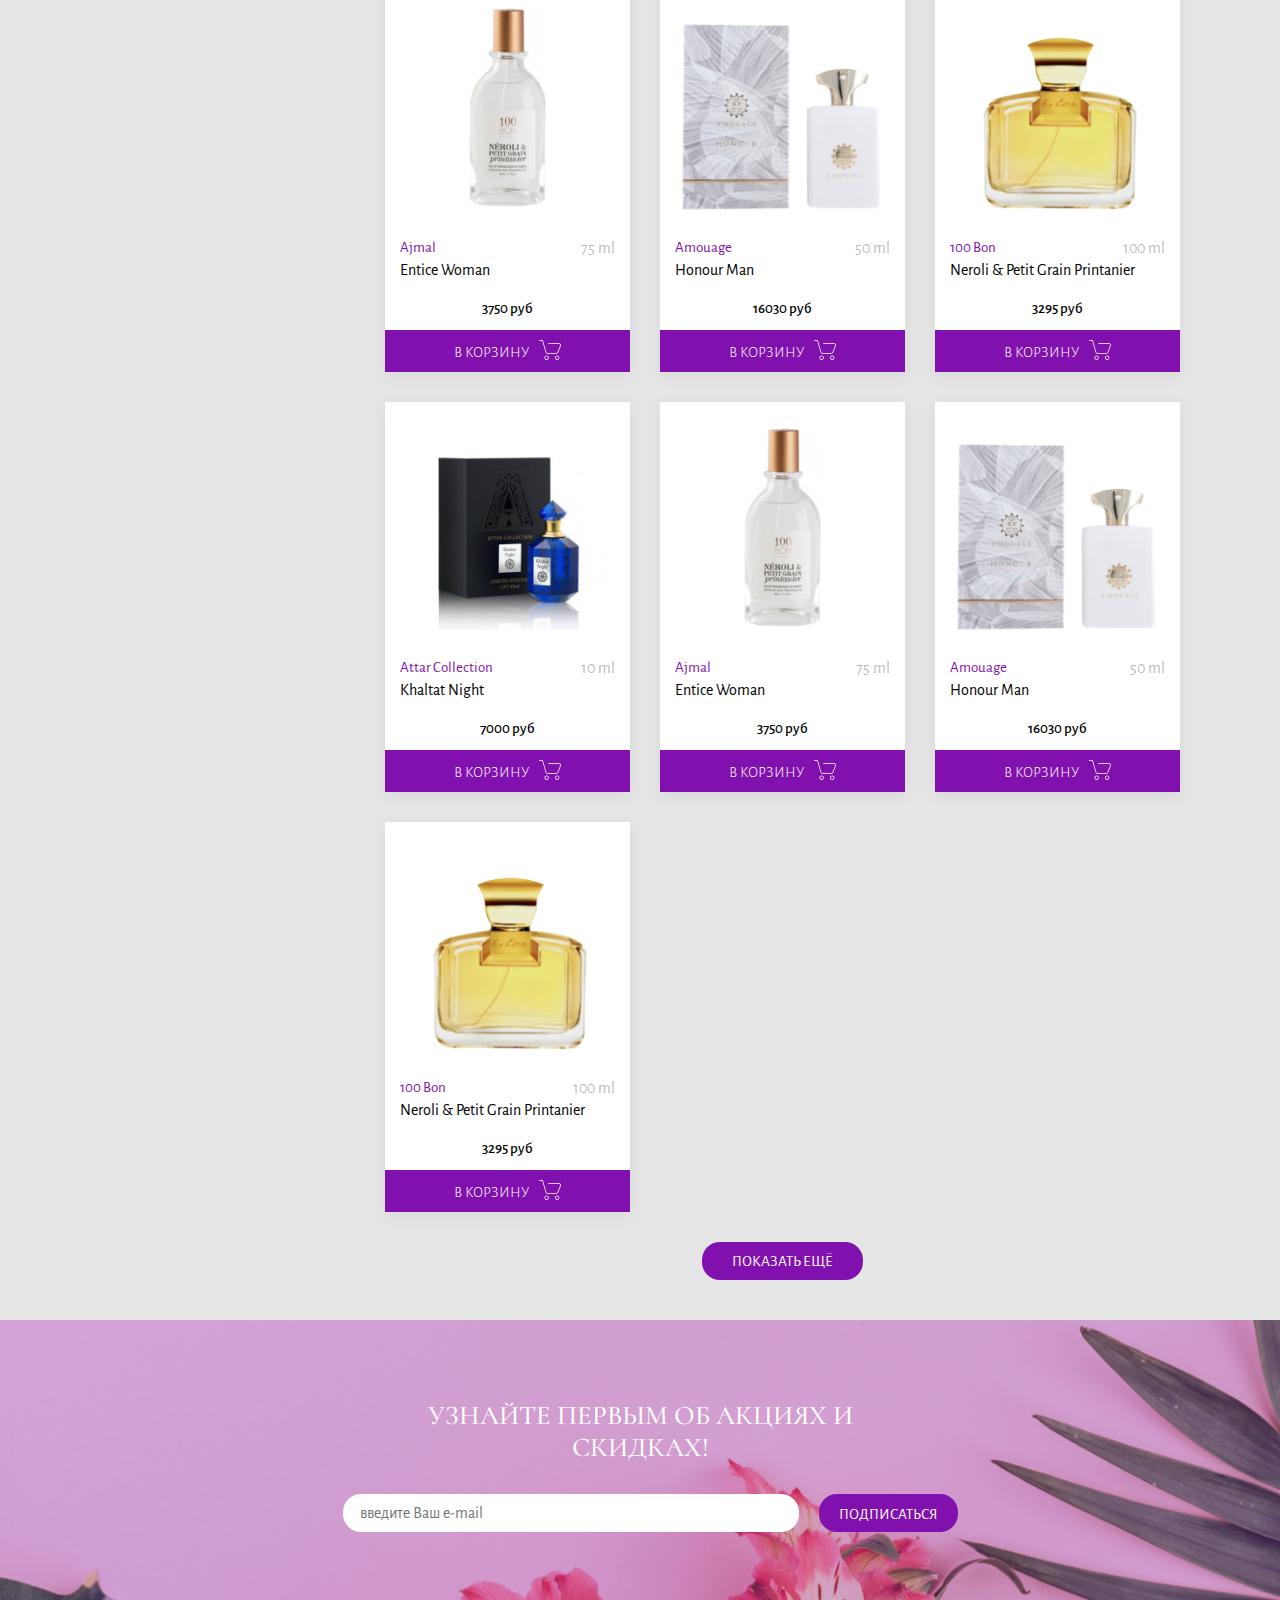
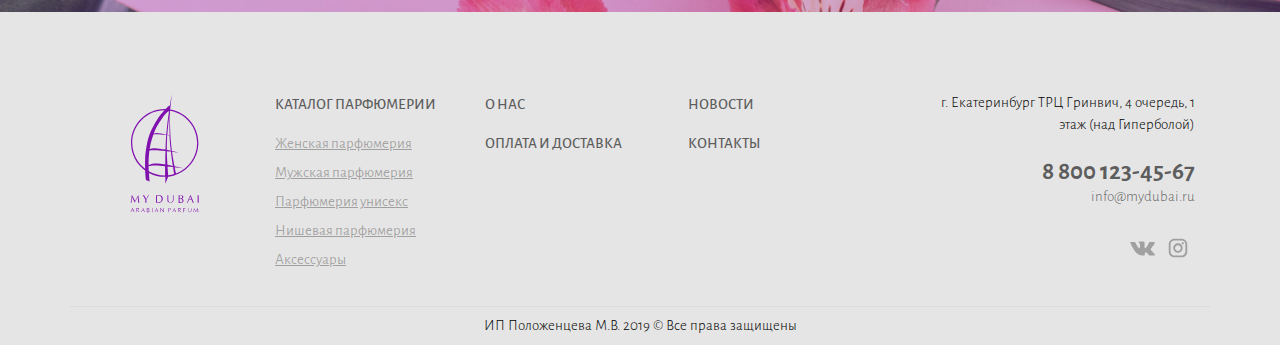
<file: catalog.html>
<!doctype html>
<html lang="en">
<head>
    <meta charset="UTF-8">
    <meta name="viewport"
          content="width=device-width, user-scalable=no, initial-scale=1, shrink-to-fit=no">
    <meta http-equiv="X-UA-Compatible" content="ie=edge">
    <meta name="format-detection" content="telephone=no">
    <title>My Dubai</title>
    <script
            src="https://code.jquery.com/jquery-3.3.1.js"
            integrity="sha256-2Kok7MbOyxpgUVvAk/HJ2jigOSYS2auK4Pfzbm7uH60="
            crossorigin="anonymous"></script>
    <link href="https://fonts.googleapis.com/css?family=Alegreya+Sans:300,400,500,700|Cormorant:300,400,500,700&amp;subset=cyrillic,cyrillic-ext" rel="stylesheet">
    <link rel="stylesheet" href="https://maxcdn.bootstrapcdn.com/bootstrap/4.0.0/css/bootstrap.min.css" integrity="sha384-Gn5384xqQ1aoWXA+058RXPxPg6fy4IWvTNh0E263XmFcJlSAwiGgFAW/dAiS6JXm" crossorigin="anonymous">
    <link href="sass/style.css" rel="stylesheet">
</head>
<body>
<header>
    <div class="container-fluid header__navigation">
        <div class="container">
            <div class="row">
                <div class="header__item header__navigation__nav col-lg-6 col-sm-4 col-7">
                    <button class="mobil-collapse__btn collapsed" type="button" data-toggle="collapse" data-target=".mobil-collapse" aria-expanded="false"></button>
                    <ul class="mobil-collapse navbar-collapse collapse">
                        <li>
                            <a href="about_us.html">О Нас</a>
                        </li>
                        <li>
                            <a href="catalog.html">Каталог</a>
                        </li>
                        <li>
                            <a href="about_cur.html">Оплата и доставка</a>
                        </li>
                        <li>
                            <a href="news.html">Новости</a>
                        </li>
                        <li>
                            <a href="404.html">Отзывы</a>
                        </li>
                        <li>
                            <a href="contact.html">Контакты</a>
                        </li>
                        <ul class="mobil-collapse__sub-menu">
                            <li>
                                <a class="mobil-collapse__sub-menu__call-back" href="#">Напишите нам</a>
                            </li>
                            <li>
                                <a class="mobil-collapse__sub-menu__call-back" href="#">ЗАКАЖИТЕ ЗВОНОК</a>
                            </li>
                            <li>
                                <a href="tel:8 800 123-45-67" class="header__navigation__tel__link">8 800 123-45-67</a>
                            </li>
                            <form class="header__breadcrumbs__search d-md-none d-flex">
                                <input type="text" name="search" placeholder="Поиск">
                                <label><input type="submit" value=""></label>
                            </form>
                        </ul>
                    </ul>
                </div>
                <div class="header__item header__navigation__tel col-xl-3 col-lg col-4 d-sm-flex d-none">
                    <a href="tel:8 800 123-45-67" class="header__navigation__tel__link">8 800 123-45-67</a>
                </div>
                <div class="header__item header__navigation__call-back col-xl-3 col-lg d-lg-flex d-none">
                    <ul>
                        <li>
                            <a href="#">Напишите нам</a>
                        </li>
                        <li>
                            <a href="#">ЗАКАЖИТЕ ЗВОНОК</a>
                        </li>
                    </ul>
                </div>
                <div class="header__item header__navigation__logo col-lg-3 col-md-3 col-sm-5 col-7">
                    <a href="index.html" class="header__navigation__logo__wrap">
                        <img src="assets/img/logo-1.svg" alt="logo">
                    </a>
                </div>
                <div class="header__item header__navigation__catalog col-xl-6 col-lg-5 col-md-9 col-sm-7 col-5">
                    <button class="catalog-collapse__btn collapsed" type="button" data-toggle="collapse" data-target=".catalog-collapse" aria-expanded="false">Каталог</button>
                    <ul class="catalog-collapse collapse">
                        <li>
                            <a href="#">Женская парфюмерия</a>
                        </li>
                        <li>
                            <a href="#">Мужская парфюмерия</a>
                        </li>
                        <li>
                            <a href="#">Аксессуары</a>
                        </li>
                        <li>
                            <a href="#">Парфюмерия унисекс</a>
                        </li>
                        <li>
                            <a href="#">Нишевая парфюмерия</a>
                        </li>
                    </ul>
                </div>
                <div class="header__item header__navigation__user col-xl-3 col-sm-4 col-5">
                    <ul>
                        <li>
                            <a class="header__navigation__user__profile" href="user_cab.html">Личный кабинет</a>
                        </li>
                        <li>
                            <label class="header__navigation__user__basket__count">2</label>
                            <a class="header__navigation__user__basket" href="basket.html">Корзина</a>
                        </li>
                    </ul>
                </div>
            </div>
        </div>
    </div>
    <div class="container-fluid header__breadcrumbs">
       <div class="container">
           <div class="row">
               <ul class="header__breadcrumbs__link">
                   <li>
                       <a href="index.html">Главная</a>
                   </li>
                   <li>
                       <a href="about_cur.html">Оплата и доставка</a>
                   </li>
               </ul>
               <form class="header__breadcrumbs__search col-lg-3 col-md-4 col-5 d-md-flex d-none">
                    <input type="text" name="search" placeholder="Поиск">
                    <label><input type="submit" value=""></label>
               </form>
           </div>
       </div>
    </div>
</header>
<main>
    <div class="container catalog">
        <div class="row">
            <div class="col-12 catalog__sort">
                <div class="catalog__sort__wrap">
                    <form class="dropdown drop-sort">
                        <p>Сортировка:</p>
                        <a href="#" role="button" data-toggle="dropdown" aria-haspopup="true" aria-expanded="false" id="sort-dropdown">
                            По популярности
                            <label class="ico__up"></label>
                        </a>
                        <div class="drop-filter dropdown-menu" aria-labelledby="sort-dropdown">
                            <a href="#" class="dropdown-item">По цене<label class="ico__up"></label></a>
                            <a href="#" class="dropdown-item">По цене<label class="ico__down"></label></a>
                            <a href="#" class="dropdown-item">По популярности<label class="ico__up"></label></a>
                            <a href="#" class="dropdown-item">По популярности<label class="ico__down"></label></a>
                        </div>
                    </form>
                    <form class="dropdown drop-col">
                        <p>Выводить по:</p>
                        <a href="#" role="button" data-toggle="dropdown" aria-haspopup="true" aria-expanded="false" id="col-dropdown">12</a>
                        <div class="drop-filter dropdown-menu" aria-labelledby="col-dropdown">
                            <a href="#" class="dropdown-item">12</a>
                            <a href="#" class="dropdown-item">24</a>
                            <a href="#" class="dropdown-item">48</a>
                        </div>
                    </form>
                </div>
            </div>
            <div class="col-lg-3 col-12 catalog__filter">
                <button class="catalog__filter__drop" role="button" data-toggle="collapse" type="button" aria-expanded="false" data-target=".catalog__filter__form">
                    Фильтры
                </button>
                <form  class="catalog__filter__form collapse show">
                    <div class="catalog__filter__group-all">
                        <div class="catalog__filter__group group-first">
                            <label>
                            <span>
                                <input type="checkbox" name="filter" value="f-hit">
                            </span>
                                <p>Хиты продаж</p>
                            </label>
                            <label>
                            <span>
                                <input type="checkbox" name="filter" value="f-spec">
                            </span>
                                <p>Специальные предложения</p>
                            </label>
                        </div>
                        <div class="catalog__filter__group group-second">
                            <label>
                            <span>
                                <input type="checkbox" name="filter" value="f-hit">
                            </span>
                                <p>Женская парфюмерия</p>
                            </label>
                            <label>
                            <span>
                                <input type="checkbox" name="filter" value="f-spec">
                            </span>
                                <p>Мужская парфюмерия</p>
                            </label>
                            <label>
                            <span>
                                <input type="checkbox" name="filter" value="f-spec">
                            </span>
                                <p>Парфюмерия унисекс</p>
                            </label>
                            <label>
                            <span>
                                <input type="checkbox" name="filter" value="f-spec">
                            </span>
                                <p>Нишевая парфюмерия</p>
                            </label>
                            <label>
                            <span>
                                <input type="checkbox" name="filter" value="f-spec">
                            </span>
                                <p>Аксессуары</p>
                            </label>
                        </div>
                    </div>
                    <div class="catalog__filter__group group-third">
                        <div class="catalog__filter__group__money">
                            <p class="catalog__filter__group__money__title">Цена:</p>
                            <p class="catalog__filter__group__money__sum">3700 руб</p>
                            <div class="catalog__filter__group__money__line">
                                <div class="catalog__filter__group__money__line__dot" style="left: 22%"></div>
                            </div>
                            <p class="catalog__filter__group__money__min">от 0 руб</p>
                            <p class="catalog__filter__group__money__max">до 28700 руб</p>
                        </div>
                        <div class="catalog__filter__group__more">
                            <p>Бренд:</p>
                            <ul>
                                <li>
                                    <label>
                                        <span>
                                            <input type="checkbox" name="filter" value="f-hit">
                                        </span>
                                        <p>100 Bon</p>
                                    </label>
                                </li>
                                <li>
                                    <label>
                                        <span>
                                            <input type="checkbox" name="filter" value="f-spec">
                                        </span>
                                        <p>777 Stephane Humbert Lucas</p>
                                    </label>
                                </li>
                                <li>
                                    <label>
                                        <span>
                                            <input type="checkbox" name="filter" value="f-spec">
                                        </span>
                                        <p>Acqua Di Parma</p>
                                    </label>
                                </li>
                                <li>
                                    <label>
                                        <span>
                                            <input type="checkbox" name="filter" value="f-spec">
                                        </span>
                                        <p>Afnan</p>
                                    </label>
                                </li>
                                <li>
                                    <label>
                                        <span>
                                            <input type="checkbox" name="filter" value="f-spec">
                                        </span>
                                        <p>Aj Arabia</p>
                                    </label>
                                </li>
                                <li>
                                    <label>
                                        <span>
                                            <input type="checkbox" name="filter" value="f-spec">
                                        </span>
                                        <p>Ajmal</p>
                                    </label>
                                </li>
                                <li>
                                    <label>
                                        <span>
                                            <input type="checkbox" name="filter" value="f-hit">
                                        </span>
                                        <p>Al Haramain</p>
                                    </label>
                                </li>
                                <li>
                                    <label>
                                        <span>
                                            <input type="checkbox" name="filter" value="f-spec">
                                        </span>
                                        <p>Al-Rehab</p>
                                    </label>
                                </li>
                            </ul>
                            <a href="#">показать все</a>
                        </div>
                    </div>
                    <button class="catalog__filter__drop mod-close" role="button" data-toggle="collapse" type="button" aria-expanded="false" data-target=".catalog__filter__form"></button>
                </form>
            </div>
            <div class="col-lg-9 col-12 catalog__body">
                <div class="content-block__body">
                    <div class="col-md-4 col-sm-6 col-12">
                        <div class="content-block__body__card">
                            <div class="content-block__body__card__img">
                                <div class="content-block__body__card__img__bg bg-2"></div>
                            </div>
                            <div class="content-block__body__card__info">
                                <a href="#" class="content-block__body__card__info__title">Attar Collection</a>
                                <span class="content-block__body__card__info__sub-title">Khaltat Night</span>
                                <span class="content-block__body__card__info__value">10 ml</span>
                            </div>
                            <div class="content-block__body__card__price">
                                <span>7000 руб</span>
                            </div>
                            <button class="btn btn__to-cart">В Корзину</button>
                        </div>
                    </div>
                    <div class="col-md-4 col-sm-6 col-12">
                        <div class="content-block__body__card">
                            <div class="content-block__body__card__img">
                                <div class="content-block__body__card__img__bg bg-3"></div>
                            </div>
                            <div class="content-block__body__card__info">
                                <a href="#" class="content-block__body__card__info__title">Ajmal</a>
                                <span class="content-block__body__card__info__sub-title">Entice Woman</span>
                                <span class="content-block__body__card__info__value">75 ml</span>
                            </div>
                            <div class="content-block__body__card__price">
                                <span>3750 руб</span>
                            </div>
                            <button class="btn btn__to-cart">В Корзину</button>
                        </div>
                    </div>
                    <div class="col-md-4 col-sm-6 col-12">
                        <div class="content-block__body__card">
                            <div class="content-block__body__card__img">
                                <div class="content-block__body__card__img__bg bg-4"></div>
                            </div>
                            <div class="content-block__body__card__info">
                                <a href="#" class="content-block__body__card__info__title">Amouage</a>
                                <span class="content-block__body__card__info__sub-title">Honour Man</span>
                                <span class="content-block__body__card__info__value">50 ml</span>
                            </div>
                            <div class="content-block__body__card__price">
                                <span>16030 руб</span>
                            </div>
                            <button class="btn btn__to-cart">В Корзину</button>
                        </div>
                    </div>
                    <div class="col-md-4 col-sm-6 col-12">
                        <div class="content-block__body__card">
                            <div class="content-block__body__card__img">
                                <div class="content-block__body__card__img__bg bg-1"></div>
                            </div>
                            <div class="content-block__body__card__info">
                                <a href="#" class="content-block__body__card__info__title">100 Bon</a>
                                <span class="content-block__body__card__info__sub-title">Neroli & Petit Grain Printanier</span>
                                <span class="content-block__body__card__info__value">100 ml</span>
                            </div>
                            <div class="content-block__body__card__price">
                                <span>3295 руб</span>
                            </div>
                            <button class="btn btn__to-cart">В Корзину</button>
                        </div>
                    </div>
                    <div class="col-md-4 col-sm-6 col-12">
                        <div class="content-block__body__card">
                            <div class="content-block__body__card__img">
                                <div class="content-block__body__card__img__bg bg-2"></div>
                            </div>
                            <div class="content-block__body__card__info">
                                <a href="#" class="content-block__body__card__info__title">Attar Collection</a>
                                <span class="content-block__body__card__info__sub-title">Khaltat Night</span>
                                <span class="content-block__body__card__info__value">10 ml</span>
                            </div>
                            <div class="content-block__body__card__price">
                                <span>7000 руб</span>
                            </div>
                            <button class="btn btn__to-cart">В Корзину</button>
                        </div>
                    </div>
                    <div class="col-md-4 col-sm-6 col-12">
                        <div class="content-block__body__card">
                            <div class="content-block__body__card__img">
                                <div class="content-block__body__card__img__bg bg-3"></div>
                            </div>
                            <div class="content-block__body__card__info">
                                <a href="#" class="content-block__body__card__info__title">Ajmal</a>
                                <span class="content-block__body__card__info__sub-title">Entice Woman</span>
                                <span class="content-block__body__card__info__value">75 ml</span>
                            </div>
                            <div class="content-block__body__card__price">
                                <span>3750 руб</span>
                            </div>
                            <button class="btn btn__to-cart">В Корзину</button>
                        </div>
                    </div>
                    <div class="col-md-4 col-sm-6 col-12">
                        <div class="content-block__body__card">
                            <div class="content-block__body__card__img">
                                <div class="content-block__body__card__img__bg bg-4"></div>
                            </div>
                            <div class="content-block__body__card__info">
                                <a href="#" class="content-block__body__card__info__title">Amouage</a>
                                <span class="content-block__body__card__info__sub-title">Honour Man</span>
                                <span class="content-block__body__card__info__value">50 ml</span>
                            </div>
                            <div class="content-block__body__card__price">
                                <span>16030 руб</span>
                            </div>
                            <button class="btn btn__to-cart">В Корзину</button>
                        </div>
                    </div>
                    <div class="col-md-4 col-sm-6 col-12">
                        <div class="content-block__body__card">
                            <div class="content-block__body__card__img">
                                <div class="content-block__body__card__img__bg bg-1"></div>
                            </div>
                            <div class="content-block__body__card__info">
                                <a href="#" class="content-block__body__card__info__title">100 Bon</a>
                                <span class="content-block__body__card__info__sub-title">Neroli & Petit Grain Printanier</span>
                                <span class="content-block__body__card__info__value">100 ml</span>
                            </div>
                            <div class="content-block__body__card__price">
                                <span>3295 руб</span>
                            </div>
                            <button class="btn btn__to-cart">В Корзину</button>
                        </div>
                    </div>
                    <div class="col-md-4 col-sm-6 col-12">
                        <div class="content-block__body__card">
                            <div class="content-block__body__card__img">
                                <div class="content-block__body__card__img__bg bg-2"></div>
                            </div>
                            <div class="content-block__body__card__info">
                                <a href="#" class="content-block__body__card__info__title">Attar Collection</a>
                                <span class="content-block__body__card__info__sub-title">Khaltat Night</span>
                                <span class="content-block__body__card__info__value">10 ml</span>
                            </div>
                            <div class="content-block__body__card__price">
                                <span>7000 руб</span>
                            </div>
                            <button class="btn btn__to-cart">В Корзину</button>
                        </div>
                    </div>
                    <div class="col-md-4 col-sm-6 col-12">
                        <div class="content-block__body__card">
                            <div class="content-block__body__card__img">
                                <div class="content-block__body__card__img__bg bg-3"></div>
                            </div>
                            <div class="content-block__body__card__info">
                                <a href="#" class="content-block__body__card__info__title">Ajmal</a>
                                <span class="content-block__body__card__info__sub-title">Entice Woman</span>
                                <span class="content-block__body__card__info__value">75 ml</span>
                            </div>
                            <div class="content-block__body__card__price">
                                <span>3750 руб</span>
                            </div>
                            <button class="btn btn__to-cart">В Корзину</button>
                        </div>
                    </div>
                    <div class="col-md-4 col-sm-6 col-12">
                        <div class="content-block__body__card">
                            <div class="content-block__body__card__img">
                                <div class="content-block__body__card__img__bg bg-4"></div>
                            </div>
                            <div class="content-block__body__card__info">
                                <a href="#" class="content-block__body__card__info__title">Amouage</a>
                                <span class="content-block__body__card__info__sub-title">Honour Man</span>
                                <span class="content-block__body__card__info__value">50 ml</span>
                            </div>
                            <div class="content-block__body__card__price">
                                <span>16030 руб</span>
                            </div>
                            <button class="btn btn__to-cart">В Корзину</button>
                        </div>
                    </div>
                    <div class="col-md-4 col-sm-6 col-12">
                        <div class="content-block__body__card">
                            <div class="content-block__body__card__img">
                                <div class="content-block__body__card__img__bg bg-1"></div>
                            </div>
                            <div class="content-block__body__card__info">
                                <a href="#" class="content-block__body__card__info__title">100 Bon</a>
                                <span class="content-block__body__card__info__sub-title">Neroli & Petit Grain Printanier</span>
                                <span class="content-block__body__card__info__value">100 ml</span>
                            </div>
                            <div class="content-block__body__card__price">
                                <span>3295 руб</span>
                            </div>
                            <button class="btn btn__to-cart">В Корзину</button>
                        </div>
                    </div>
                    <div class="col-md-4 col-sm-6 col-12">
                        <div class="content-block__body__card">
                            <div class="content-block__body__card__img">
                                <div class="content-block__body__card__img__bg bg-2"></div>
                            </div>
                            <div class="content-block__body__card__info">
                                <a href="#" class="content-block__body__card__info__title">Attar Collection</a>
                                <span class="content-block__body__card__info__sub-title">Khaltat Night</span>
                                <span class="content-block__body__card__info__value">10 ml</span>
                            </div>
                            <div class="content-block__body__card__price">
                                <span>7000 руб</span>
                            </div>
                            <button class="btn btn__to-cart">В Корзину</button>
                        </div>
                    </div>
                    <div class="col-md-4 col-sm-6 col-12">
                        <div class="content-block__body__card">
                            <div class="content-block__body__card__img">
                                <div class="content-block__body__card__img__bg bg-3"></div>
                            </div>
                            <div class="content-block__body__card__info">
                                <a href="#" class="content-block__body__card__info__title">Ajmal</a>
                                <span class="content-block__body__card__info__sub-title">Entice Woman</span>
                                <span class="content-block__body__card__info__value">75 ml</span>
                            </div>
                            <div class="content-block__body__card__price">
                                <span>3750 руб</span>
                            </div>
                            <button class="btn btn__to-cart">В Корзину</button>
                        </div>
                    </div>
                    <div class="col-md-4 col-sm-6 col-12">
                        <div class="content-block__body__card">
                            <div class="content-block__body__card__img">
                                <div class="content-block__body__card__img__bg bg-4"></div>
                            </div>
                            <div class="content-block__body__card__info">
                                <a href="#" class="content-block__body__card__info__title">Amouage</a>
                                <span class="content-block__body__card__info__sub-title">Honour Man</span>
                                <span class="content-block__body__card__info__value">50 ml</span>
                            </div>
                            <div class="content-block__body__card__price">
                                <span>16030 руб</span>
                            </div>
                            <button class="btn btn__to-cart">В Корзину</button>
                        </div>
                    </div>
                    <div class="col-md-4 col-sm-6 col-12">
                        <div class="content-block__body__card">
                            <div class="content-block__body__card__img">
                                <div class="content-block__body__card__img__bg bg-1"></div>
                            </div>
                            <div class="content-block__body__card__info">
                                <a href="#" class="content-block__body__card__info__title">100 Bon</a>
                                <span class="content-block__body__card__info__sub-title">Neroli & Petit Grain Printanier</span>
                                <span class="content-block__body__card__info__value">100 ml</span>
                            </div>
                            <div class="content-block__body__card__price">
                                <span>3295 руб</span>
                            </div>
                            <button class="btn btn__to-cart">В Корзину</button>
                        </div>
                    </div>
                </div>
                <button class="btn btn__purple">ПОКАЗАТЬ ЕЩЁ</button>
            </div>
        </div>
    </div>
</main>
<footer>
    <div class="container-fluid footer__subscribe">
        <div class="container">
            <div class="row">
                <h2 class="col-lg-6 col-md-8 col-10 mx-auto">УЗНАЙТЕ ПЕРВЫМ ОБ АКЦИЯХ И СКИДКАХ!</h2>
                <form class="col-lg-7 col-md-10 col-12 mx-auto">
                    <span class="footer__subscribe__input">
                        <input type="email" name="email" placeholder="введите Ваш e-mail">
                    </span>
                    <span class="footer__subscribe__submit">
                        <input type="submit" value="ПОДПИСАТЬСЯ">
                    </span>
                </form>
            </div>
        </div>
    </div>
    <div class="container footer__body">
        <div class="row">
            <div class="footer__body__logo col-2 d-lg-block d-none">
                <a href="index.html">
                    <img src="assets/img/logo-2.svg" alt="logo">
                </a>
            </div>
            <div class="footer__body__catalog col-xl-2 col-lg-3 col-sm-4 col-12">
                <a href="catalog.html">КАТАЛОГ ПАРФЮМЕРИИ</a>
                <button class="footer-catalog-collapse__btn collapsed" type="button" data-toggle="collapse" data-target=".footer-catalog-collapse" aria-expanded="false">Каталог</button>
                <ul class="footer-catalog-collapse collapse">
                    <li>
                        <a href="catalog.html">Женская парфюмерия</a>
                    </li>
                    <li>
                        <a href="catalog.html">Мужская парфюмерия</a>
                    </li>
                    <li>
                        <a href="catalog.html">Парфюмерия унисекс</a>
                    </li>
                    <li>
                        <a href="catalog.html">Нишевая парфюмерия</a>
                    </li>
                    <li>
                        <a href="catalog.html">Аксессуары</a>
                    </li>
                </ul>
            </div>
            <div class="footer__body__nav col-xl-5 col-lg-4 col-sm-4 col-12">
                <ul>
                    <li>
                        <a href="about_us.html">О НАС</a>
                    </li>
                    <li>
                        <a href="news.html">НОВОСТИ</a>
                    </li>
                    <li>
                        <a href="about_cur.html">ОПЛАТА И ДОСТАВКА</a>
                    </li>
                    <li>
                        <a href="contact.html">КОНТАКТЫ</a>
                    </li>
                </ul>
            </div>
            <div class="footer__body__contact col-lg-3 col-sm-4 col-12">
                <p>г. Екатеринбург ТРЦ Гринвич, 4 очередь, 1 этаж (над Гиперболой)</p>
                <a href="tel:88001234567" class="footer__body__contact__tel">8 800 123-45-67</a>
                <a href="mailto:info@mydubai.ru" class="footer__body__contact__mail">info@mydubai.ru</a>
                <div class="footer__body__contact__social">
                    <a href="#" class="ico-vk"></a>
                    <a href="#" class="ico-insta"></a>
                </div>
            </div>
            <div class="footer__body__copyright col-12">
                <p>ИП Положенцева М.В. 2019 © Все права защищены</p>
            </div>
        </div>
    </div>
</footer>
<script src="https://cdnjs.cloudflare.com/ajax/libs/popper.js/1.12.9/umd/popper.min.js" integrity="sha384-ApNbgh9B+Y1QKtv3Rn7W3mgPxhU9K/ScQsAP7hUibX39j7fakFPskvXusvfa0b4Q" crossorigin="anonymous"></script>
<script src="https://maxcdn.bootstrapcdn.com/bootstrap/4.0.0/js/bootstrap.min.js" integrity="sha384-JZR6Spejh4U02d8jOt6vLEHfe/JQGiRRSQQxSfFWpi1MquVdAyjUar5+76PVCmYl" crossorigin="anonymous"></script>
<script src="assets/js/script.js"></script>
</body>
</html>
</file>
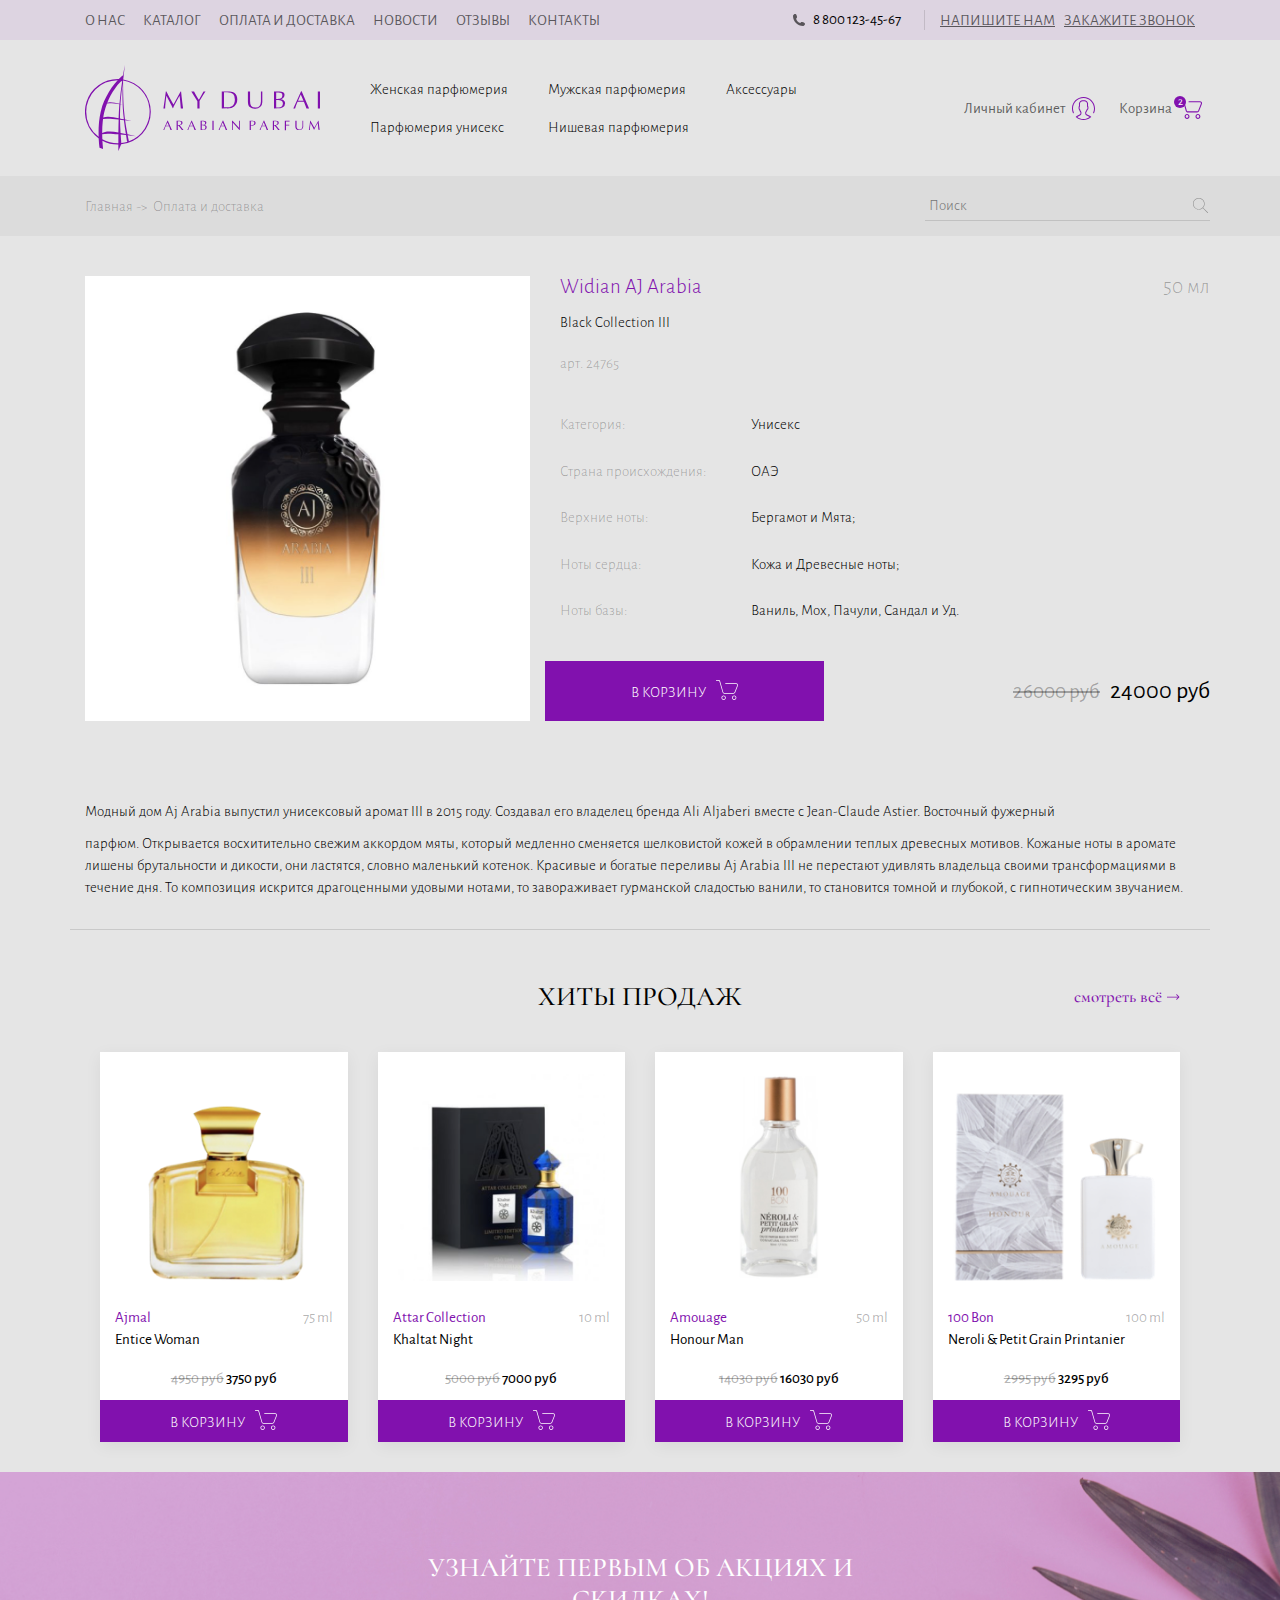
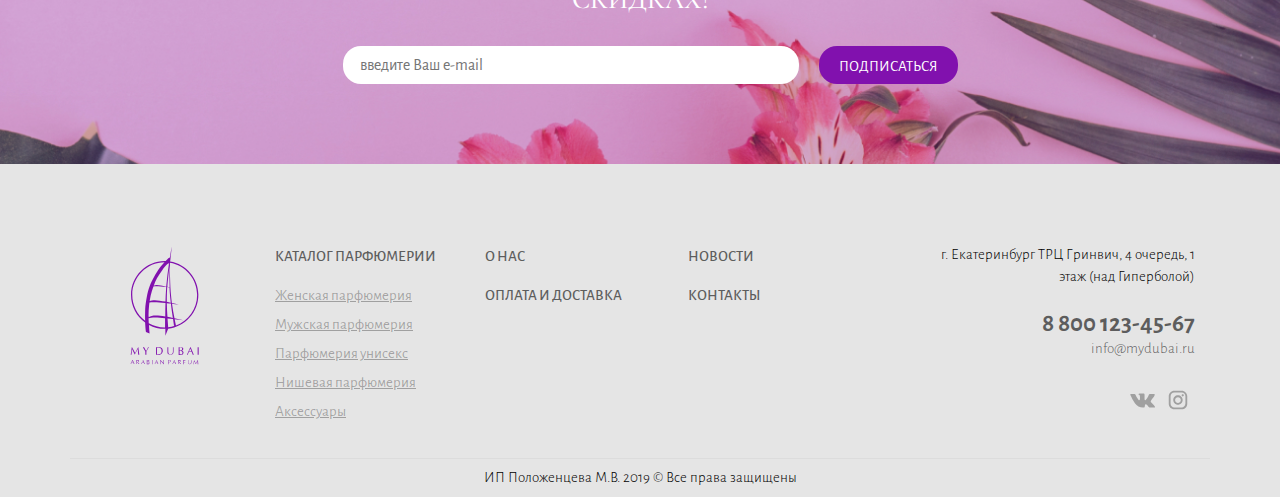
<file: catalog_more.html>
<!doctype html>
<html lang="en">
<head>
    <meta charset="UTF-8">
    <meta name="viewport"
          content="width=device-width, user-scalable=no, initial-scale=1, shrink-to-fit=no">
    <meta http-equiv="X-UA-Compatible" content="ie=edge">
    <meta name="format-detection" content="telephone=no">
    <title>My Dubai</title>
    <script
            src="https://code.jquery.com/jquery-3.3.1.js"
            integrity="sha256-2Kok7MbOyxpgUVvAk/HJ2jigOSYS2auK4Pfzbm7uH60="
            crossorigin="anonymous"></script>
    <link href="https://fonts.googleapis.com/css?family=Alegreya+Sans:300,400,500,700|Cormorant:300,400,500,700&amp;subset=cyrillic,cyrillic-ext" rel="stylesheet">
    <link rel="stylesheet" href="https://maxcdn.bootstrapcdn.com/bootstrap/4.0.0/css/bootstrap.min.css" integrity="sha384-Gn5384xqQ1aoWXA+058RXPxPg6fy4IWvTNh0E263XmFcJlSAwiGgFAW/dAiS6JXm" crossorigin="anonymous">
    <link href="sass/style.css" rel="stylesheet">
</head>
<body>
<header>
    <div class="container-fluid header__navigation">
        <div class="container">
            <div class="row">
                <div class="header__item header__navigation__nav col-lg-6 col-sm-4 col-7">
                    <button class="mobil-collapse__btn collapsed" type="button" data-toggle="collapse" data-target=".mobil-collapse" aria-expanded="false"></button>
                    <ul class="mobil-collapse navbar-collapse collapse">
                        <li>
                            <a href="about_us.html">О Нас</a>
                        </li>
                        <li>
                            <a href="catalog.html">Каталог</a>
                        </li>
                        <li>
                            <a href="about_cur.html">Оплата и доставка</a>
                        </li>
                        <li>
                            <a href="news.html">Новости</a>
                        </li>
                        <li>
                            <a href="404.html">Отзывы</a>
                        </li>
                        <li>
                            <a href="contact.html">Контакты</a>
                        </li>
                        <ul class="mobil-collapse__sub-menu">
                            <li>
                                <a class="mobil-collapse__sub-menu__call-back" href="#">Напишите нам</a>
                            </li>
                            <li>
                                <a class="mobil-collapse__sub-menu__call-back" href="#">ЗАКАЖИТЕ ЗВОНОК</a>
                            </li>
                            <li>
                                <a href="tel:8 800 123-45-67" class="header__navigation__tel__link">8 800 123-45-67</a>
                            </li>
                            <form class="header__breadcrumbs__search d-md-none d-flex">
                                <input type="text" name="search" placeholder="Поиск">
                                <label><input type="submit" value=""></label>
                            </form>
                        </ul>
                    </ul>
                </div>
                <div class="header__item header__navigation__tel col-xl-3 col-lg col-4 d-sm-flex d-none">
                    <a href="tel:8 800 123-45-67" class="header__navigation__tel__link">8 800 123-45-67</a>
                </div>
                <div class="header__item header__navigation__call-back col-xl-3 col-lg d-lg-flex d-none">
                    <ul>
                        <li>
                            <a href="#">Напишите нам</a>
                        </li>
                        <li>
                            <a href="#">ЗАКАЖИТЕ ЗВОНОК</a>
                        </li>
                    </ul>
                </div>
                <div class="header__item header__navigation__logo col-lg-3 col-md-3 col-sm-5 col-7">
                    <a href="index.html" class="header__navigation__logo__wrap">
                        <img src="assets/img/logo-1.svg" alt="logo">
                    </a>
                </div>
                <div class="header__item header__navigation__catalog col-xl-6 col-lg-5 col-md-9 col-sm-7 col-5">
                    <button class="catalog-collapse__btn collapsed" type="button" data-toggle="collapse" data-target=".catalog-collapse" aria-expanded="false">Каталог</button>
                    <ul class="catalog-collapse collapse">
                        <li>
                            <a href="#">Женская парфюмерия</a>
                        </li>
                        <li>
                            <a href="#">Мужская парфюмерия</a>
                        </li>
                        <li>
                            <a href="#">Аксессуары</a>
                        </li>
                        <li>
                            <a href="#">Парфюмерия унисекс</a>
                        </li>
                        <li>
                            <a href="#">Нишевая парфюмерия</a>
                        </li>
                    </ul>
                </div>
                <div class="header__item header__navigation__user col-xl-3 col-sm-4 col-5">
                    <ul>
                        <li>
                            <a class="header__navigation__user__profile" href="user_cab.html">Личный кабинет</a>
                        </li>
                        <li>
                            <label class="header__navigation__user__basket__count">2</label>
                            <a class="header__navigation__user__basket" href="basket.html">Корзина</a>
                        </li>
                    </ul>
                </div>
            </div>
        </div>
    </div>
    <div class="container-fluid header__breadcrumbs">
       <div class="container">
           <div class="row">
               <ul class="header__breadcrumbs__link">
                   <li>
                       <a href="index.html">Главная</a>
                   </li>
                   <li>
                       <a href="about_cur.html">Оплата и доставка</a>
                   </li>
               </ul>
               <form class="header__breadcrumbs__search col-lg-3 col-md-4 col-5 d-md-flex d-none">
                    <input type="text" name="search" placeholder="Поиск">
                    <label><input type="submit" value=""></label>
               </form>
           </div>
       </div>
    </div>
</header>
<main>
    <div class="container catalog__more">
        <div class="row">
            <div class="col-lg-5 col-md-6 col-12 catalog__more__photo">
                <div class="catalog__more__photo__img" style="background: url('assets/img/image.png')no-repeat center"></div>
            </div>
            <div class="col-lg-7 col-md-6 col-12 catalog__more__info">
                <p class="catalog__more__info__value">50 мл</p>
                <p class="catalog__more__info__title">Widian AJ Arabia</p>
                <p class="catalog__more__info__sub-title">Black Collection III</p>
                <p class="catalog__more__info__img-title">арт. 24765</p>
                <p class="catalog__more__info__prop-name">Категория:</p>
                <p class="catalog__more__info__prop-value">Унисекс</p>
                <p class="catalog__more__info__prop-name">Страна происхождения:</p>
                <p class="catalog__more__info__prop-value">ОАЭ</p>
                <p class="catalog__more__info__prop-name">Верхние ноты:</p>
                <p class="catalog__more__info__prop-value">Бергамот и Мята;</p>
                <p class="catalog__more__info__prop-name">Ноты сердца:</p>
                <p class="catalog__more__info__prop-value">Кожа и Древесные ноты;</p>
                <p class="catalog__more__info__prop-name">Ноты базы:</p>
                <p class="catalog__more__info__prop-value">Ваниль, Мох, Пачули, Сандал и Уд.</p>
                <div class="catalog__more__info__footer">
                    <button class="btn btn__to-cart">В КОРЗИНУ</button>
                    <span><p>26000 руб</p>24000 руб</span>
                </div>
            </div>
            <div class="col-12 catalog__more__text">
                <p>Модный дом Aj Arabia выпустил унисексовый аромат III в 2015 году. Создавал его владелец бренда Ali Aljaberi вместе с Jean-Claude Astier. Восточный фужерный</p>
                <p>парфюм. Открывается восхитительно свежим аккордом мяты, который медленно сменяется шелковистой кожей в обрамлении теплых древесных мотивов. Кожаные ноты в аромате лишены брутальности и дикости, они ластятся, словно маленький котенок. Красивые и богатые переливы Aj Arabia III не перестают удивлять владельца своими трансформациями в течение дня. То композиция искрится драгоценными удовыми нотами, то завораживает гурманской сладостью ванили, то становится томной и глубокой, с гипнотическим звучанием.</p>
            </div>
        </div>
    </div>
    <div class="container content-block">
        <div class="row">
            <div class="content-block__header col-12">
                <h2>ХИТЫ ПРОДАЖ</h2>
                <a href="#">смотреть всё</a>
            </div>
            <div class="content-block__body col-12">
                <div class="col-lg-3 col-md-4 col-sm-6 col-12">
                    <div class="content-block__body__card">
                        <div class="content-block__body__card__img">
                            <div class="content-block__body__card__img__bg bg-1"></div>
                        </div>
                        <div class="content-block__body__card__info">
                            <a href="#" class="content-block__body__card__info__title">Ajmal</a>
                            <span class="content-block__body__card__info__sub-title">Entice Woman</span>
                            <span class="content-block__body__card__info__value">75 ml</span>
                        </div>
                        <div class="content-block__body__card__price">
                            <span><s>4950 руб</s> 3750 руб</span>
                        </div>
                        <button class="btn btn__to-cart">В Корзину</button>
                    </div>
                </div>
                <div class="col-lg-3 col-md-4 col-sm-6 col-12">
                    <div class="content-block__body__card">
                        <div class="content-block__body__card__img">
                            <div class="content-block__body__card__img__bg bg-2"></div>
                        </div>
                        <div class="content-block__body__card__info">
                            <a href="#" class="content-block__body__card__info__title">Attar Collection</a>
                            <span class="content-block__body__card__info__sub-title">Khaltat Night</span>
                            <span class="content-block__body__card__info__value">10 ml</span>
                        </div>
                        <div class="content-block__body__card__price">
                            <span><s>5000 руб</s> 7000 руб</span>
                        </div>
                        <button class="btn btn__to-cart">В Корзину</button>
                    </div>
                </div>
                <div class="col-lg-3 col-md-4 col-sm-6 col-12">
                    <div class="content-block__body__card">
                        <div class="content-block__body__card__img">
                            <div class="content-block__body__card__img__bg bg-3"></div>
                        </div>
                        <div class="content-block__body__card__info">
                            <a href="#" class="content-block__body__card__info__title">Amouage</a>
                            <span class="content-block__body__card__info__sub-title">Honour Man</span>
                            <span class="content-block__body__card__info__value">50 ml</span>
                        </div>
                        <div class="content-block__body__card__price">
                            <span><s>14030 руб</s> 16030 руб</span>
                        </div>
                        <button class="btn btn__to-cart">В Корзину</button>
                    </div>
                </div>
                <div class="col-lg-3 col-md-4 col-sm-6 col-12">
                    <div class="content-block__body__card">
                        <div class="content-block__body__card__img">
                            <div class="content-block__body__card__img__bg bg-4"></div>
                        </div>
                        <div class="content-block__body__card__info">
                            <a href="#" class="content-block__body__card__info__title">100 Bon</a>
                            <span class="content-block__body__card__info__sub-title">Neroli & Petit Grain Printanier</span>
                            <span class="content-block__body__card__info__value">100 ml</span>
                        </div>
                        <div class="content-block__body__card__price">
                            <span><s>2995 руб</s> 3295 руб</span>
                        </div>
                        <button class="btn btn__to-cart">В Корзину</button>
                    </div>
                </div>
            </div>
        </div>
    </div>
</main>
<footer>
    <div class="container-fluid footer__subscribe">
        <div class="container">
            <div class="row">
                <h2 class="col-lg-6 col-md-8 col-10 mx-auto">УЗНАЙТЕ ПЕРВЫМ ОБ АКЦИЯХ И СКИДКАХ!</h2>
                <form class="col-lg-7 col-md-10 col-12 mx-auto">
                    <span class="footer__subscribe__input">
                        <input type="email" name="email" placeholder="введите Ваш e-mail">
                    </span>
                    <span class="footer__subscribe__submit">
                        <input type="submit" value="ПОДПИСАТЬСЯ">
                    </span>
                </form>
            </div>
        </div>
    </div>
    <div class="container footer__body">
        <div class="row">
            <div class="footer__body__logo col-2 d-lg-block d-none">
                <a href="index.html">
                    <img src="assets/img/logo-2.svg" alt="logo">
                </a>
            </div>
            <div class="footer__body__catalog col-xl-2 col-lg-3 col-sm-4 col-12">
                <a href="catalog.html">КАТАЛОГ ПАРФЮМЕРИИ</a>
                <button class="footer-catalog-collapse__btn collapsed" type="button" data-toggle="collapse" data-target=".footer-catalog-collapse" aria-expanded="false">Каталог</button>
                <ul class="footer-catalog-collapse collapse">
                    <li>
                        <a href="catalog.html">Женская парфюмерия</a>
                    </li>
                    <li>
                        <a href="catalog.html">Мужская парфюмерия</a>
                    </li>
                    <li>
                        <a href="catalog.html">Парфюмерия унисекс</a>
                    </li>
                    <li>
                        <a href="catalog.html">Нишевая парфюмерия</a>
                    </li>
                    <li>
                        <a href="catalog.html">Аксессуары</a>
                    </li>
                </ul>
            </div>
            <div class="footer__body__nav col-xl-5 col-lg-4 col-sm-4 col-12">
                <ul>
                    <li>
                        <a href="about_us.html">О НАС</a>
                    </li>
                    <li>
                        <a href="news.html">НОВОСТИ</a>
                    </li>
                    <li>
                        <a href="about_cur.html">ОПЛАТА И ДОСТАВКА</a>
                    </li>
                    <li>
                        <a href="contact.html">КОНТАКТЫ</a>
                    </li>
                </ul>
            </div>
            <div class="footer__body__contact col-lg-3 col-sm-4 col-12">
                <p>г. Екатеринбург ТРЦ Гринвич, 4 очередь, 1 этаж (над Гиперболой)</p>
                <a href="tel:88001234567" class="footer__body__contact__tel">8 800 123-45-67</a>
                <a href="mailto:info@mydubai.ru" class="footer__body__contact__mail">info@mydubai.ru</a>
                <div class="footer__body__contact__social">
                    <a href="#" class="ico-vk"></a>
                    <a href="#" class="ico-insta"></a>
                </div>
            </div>
            <div class="footer__body__copyright col-12">
                <p>ИП Положенцева М.В. 2019 © Все права защищены</p>
            </div>
        </div>
    </div>
</footer>
<script src="https://cdnjs.cloudflare.com/ajax/libs/popper.js/1.12.9/umd/popper.min.js" integrity="sha384-ApNbgh9B+Y1QKtv3Rn7W3mgPxhU9K/ScQsAP7hUibX39j7fakFPskvXusvfa0b4Q" crossorigin="anonymous"></script>
<script src="https://maxcdn.bootstrapcdn.com/bootstrap/4.0.0/js/bootstrap.min.js" integrity="sha384-JZR6Spejh4U02d8jOt6vLEHfe/JQGiRRSQQxSfFWpi1MquVdAyjUar5+76PVCmYl" crossorigin="anonymous"></script>
<script src="assets/js/script.js"></script>
</body>
</html>
</file>
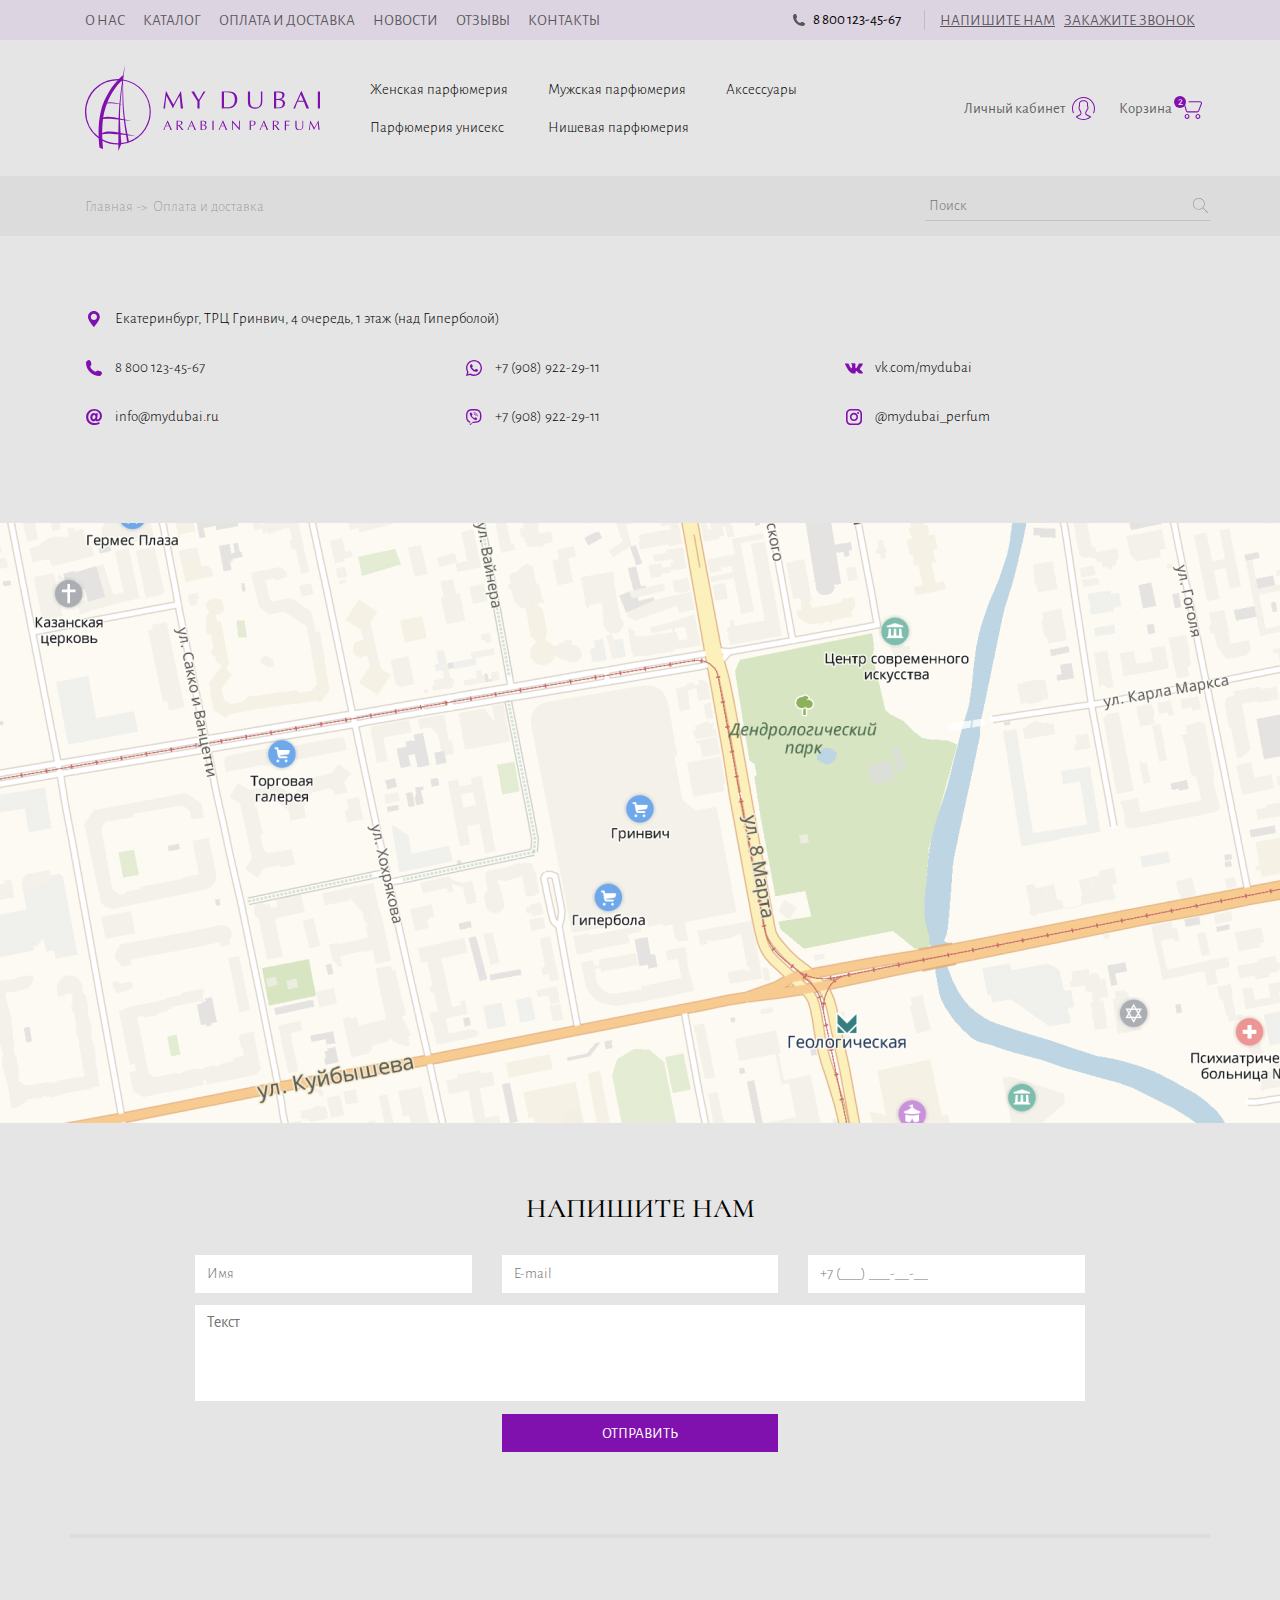
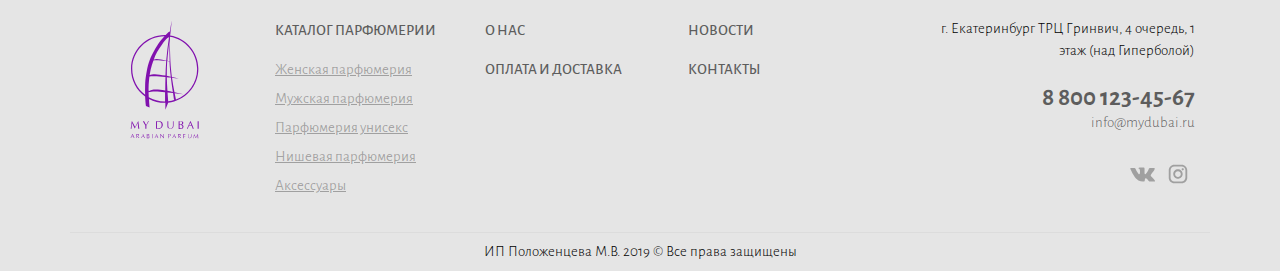
<file: contact.html>
<!doctype html>
<html lang="en">
<head>
    <meta charset="UTF-8">
    <meta name="viewport"
          content="width=device-width, user-scalable=no, initial-scale=1, shrink-to-fit=no">
    <meta http-equiv="X-UA-Compatible" content="ie=edge">
    <meta name="format-detection" content="telephone=no">
    <title>My Dubai</title>
    <script
            src="https://code.jquery.com/jquery-3.3.1.js"
            integrity="sha256-2Kok7MbOyxpgUVvAk/HJ2jigOSYS2auK4Pfzbm7uH60="
            crossorigin="anonymous"></script>
    <link href="https://fonts.googleapis.com/css?family=Alegreya+Sans:300,400,500,700|Cormorant:300,400,500,700&amp;subset=cyrillic,cyrillic-ext" rel="stylesheet">
    <link rel="stylesheet" href="https://maxcdn.bootstrapcdn.com/bootstrap/4.0.0/css/bootstrap.min.css" integrity="sha384-Gn5384xqQ1aoWXA+058RXPxPg6fy4IWvTNh0E263XmFcJlSAwiGgFAW/dAiS6JXm" crossorigin="anonymous">
    <link href="sass/style.css" rel="stylesheet">
</head>
<body>
<header>
    <div class="container-fluid header__navigation">
        <div class="container">
            <div class="row">
                <div class="header__item header__navigation__nav col-lg-6 col-sm-4 col-7">
                    <button class="mobil-collapse__btn collapsed" type="button" data-toggle="collapse" data-target=".mobil-collapse" aria-expanded="false"></button>
                    <ul class="mobil-collapse navbar-collapse collapse">
                        <li>
                            <a href="about_us.html">О Нас</a>
                        </li>
                        <li>
                            <a href="catalog.html">Каталог</a>
                        </li>
                        <li>
                            <a href="about_cur.html">Оплата и доставка</a>
                        </li>
                        <li>
                            <a href="news.html">Новости</a>
                        </li>
                        <li>
                            <a href="404.html">Отзывы</a>
                        </li>
                        <li>
                            <a href="contact.html">Контакты</a>
                        </li>
                        <ul class="mobil-collapse__sub-menu">
                            <li>
                                <a class="mobil-collapse__sub-menu__call-back" href="#">Напишите нам</a>
                            </li>
                            <li>
                                <a class="mobil-collapse__sub-menu__call-back" href="#">ЗАКАЖИТЕ ЗВОНОК</a>
                            </li>
                            <li>
                                <a href="tel:8 800 123-45-67" class="header__navigation__tel__link">8 800 123-45-67</a>
                            </li>
                            <form class="header__breadcrumbs__search d-md-none d-flex">
                                <input type="text" name="search" placeholder="Поиск">
                                <label><input type="submit" value=""></label>
                            </form>
                        </ul>
                    </ul>
                </div>
                <div class="header__item header__navigation__tel col-xl-3 col-lg col-4 d-sm-flex d-none">
                    <a href="tel:8 800 123-45-67" class="header__navigation__tel__link">8 800 123-45-67</a>
                </div>
                <div class="header__item header__navigation__call-back col-xl-3 col-lg d-lg-flex d-none">
                    <ul>
                        <li>
                            <a href="#">Напишите нам</a>
                        </li>
                        <li>
                            <a href="#">ЗАКАЖИТЕ ЗВОНОК</a>
                        </li>
                    </ul>
                </div>
                <div class="header__item header__navigation__logo col-lg-3 col-md-3 col-sm-5 col-7">
                    <a href="index.html" class="header__navigation__logo__wrap">
                        <img src="assets/img/logo-1.svg" alt="logo">
                    </a>
                </div>
                <div class="header__item header__navigation__catalog col-xl-6 col-lg-5 col-md-9 col-sm-7 col-5">
                    <button class="catalog-collapse__btn collapsed" type="button" data-toggle="collapse" data-target=".catalog-collapse" aria-expanded="false">Каталог</button>
                    <ul class="catalog-collapse collapse">
                        <li>
                            <a href="#">Женская парфюмерия</a>
                        </li>
                        <li>
                            <a href="#">Мужская парфюмерия</a>
                        </li>
                        <li>
                            <a href="#">Аксессуары</a>
                        </li>
                        <li>
                            <a href="#">Парфюмерия унисекс</a>
                        </li>
                        <li>
                            <a href="#">Нишевая парфюмерия</a>
                        </li>
                    </ul>
                </div>
                <div class="header__item header__navigation__user col-xl-3 col-sm-4 col-5">
                    <ul>
                        <li>
                            <a class="header__navigation__user__profile" href="user_cab.html">Личный кабинет</a>
                        </li>
                        <li>
                            <label class="header__navigation__user__basket__count">2</label>
                            <a class="header__navigation__user__basket" href="basket.html">Корзина</a>
                        </li>
                    </ul>
                </div>
            </div>
        </div>
    </div>
    <div class="container-fluid header__breadcrumbs">
       <div class="container">
           <div class="row">
               <ul class="header__breadcrumbs__link">
                   <li>
                       <a href="index.html">Главная</a>
                   </li>
                   <li>
                       <a href="about_cur.html">Оплата и доставка</a>
                   </li>
               </ul>
               <form class="header__breadcrumbs__search col-lg-3 col-md-4 col-5 d-md-flex d-none">
                    <input type="text" name="search" placeholder="Поиск">
                    <label><input type="submit" value=""></label>
               </form>
           </div>
       </div>
    </div>
</header>
<main>
    <div class="container contact__info">
        <div class="row">
           <div class="col-12">
               <p class="contact__info__addr">Екатеринбург, ТРЦ Гринвич, 4 очередь, 1 этаж (над Гиперболой)</p>
           </div>
           <div class="col-md-4 col-sm-6 col-12">
               <a href="#" class="contact__info__phone">8 800 123-45-67</a>
           </div>
           <div class="col-md-4 col-sm-6 col-12">
               <a href="#" class="contact__info__whatsapp">+7 (908) 922-29-11</a>
           </div>
           <div class="col-md-4 col-sm-6 col-12">
               <a href="#" class="contact__info__vk">vk.com/mydubai</a>
           </div>
           <div class="col-md-4 col-sm-6 col-12">
               <a href="#" class="contact__info__mail">info@mydubai.ru</a>
           </div>
           <div class="col-md-4 col-sm-6 col-12">
               <a href="#" class="contact__info__viber">+7 (908) 922-29-11</a>
           </div>
           <div class="col-md-4 col-sm-6 col-12">
               <a href="#" class="contact__info__insta">@mydubai_perfum</a>
           </div>
       </div>
    </div>
    <div class="container-fluid contact__map">
        <div class="map">
        </div>
    </div>
    <div class="container contact__call-back">
        <div class="row">
            <div class="col-12">
                <h2>НАПИШИТЕ НАМ</h2>
            </div>
            <div class="col-md-10 col-sm-8 col-12 mx-auto">
                <form>
                    <div class="col-lg-4 col-12">
                        <span>
                            <input type="text" name="name" placeholder="Имя">
                        </span>
                    </div>
                    <div class="col-lg-4 col-12">
                        <span>
                            <input type="email" name="email" placeholder="E-mail">
                        </span>
                    </div>
                    <div class="col-lg-4 col-12">
                        <span>
                            <input type="number" name="name" placeholder="+7 (___) ___-__-__" step="0">
                        </span>
                    </div>
                    <div class="col-12">
                        <span>
                            <textarea name="text" placeholder="Текст"></textarea>
                        </span>
                    </div>
                    <div class="col-md-4 col-12 mx-auto">
                        <span class="bg-transparent">
                            <input class="btn btn__purple purple-block" type="submit" name="sub" value="ОТПРАВИТЬ">
                        </span>
                    </div>
                </form>
            </div>
        </div>
    </div>
</main>
<footer>
    <div class="container footer__body">
        <div class="row">
            <div class="footer__body__logo col-2 d-lg-block d-none">
                <a href="index.html">
                    <img src="assets/img/logo-2.svg" alt="logo">
                </a>
            </div>
            <div class="footer__body__catalog col-xl-2 col-lg-3 col-sm-4 col-12">
                <a href="catalog.html">КАТАЛОГ ПАРФЮМЕРИИ</a>
                <button class="footer-catalog-collapse__btn collapsed" type="button" data-toggle="collapse" data-target=".footer-catalog-collapse" aria-expanded="false">Каталог</button>
                <ul class="footer-catalog-collapse collapse">
                    <li>
                        <a href="catalog.html">Женская парфюмерия</a>
                    </li>
                    <li>
                        <a href="catalog.html">Мужская парфюмерия</a>
                    </li>
                    <li>
                        <a href="catalog.html">Парфюмерия унисекс</a>
                    </li>
                    <li>
                        <a href="catalog.html">Нишевая парфюмерия</a>
                    </li>
                    <li>
                        <a href="catalog.html">Аксессуары</a>
                    </li>
                </ul>
            </div>
            <div class="footer__body__nav col-xl-5 col-lg-4 col-sm-4 col-12">
                <ul>
                    <li>
                        <a href="about_us.html">О НАС</a>
                    </li>
                    <li>
                        <a href="news.html">НОВОСТИ</a>
                    </li>
                    <li>
                        <a href="about_cur.html">ОПЛАТА И ДОСТАВКА</a>
                    </li>
                    <li>
                        <a href="contact.html">КОНТАКТЫ</a>
                    </li>
                </ul>
            </div>
            <div class="footer__body__contact col-lg-3 col-sm-4 col-12">
                <p>г. Екатеринбург ТРЦ Гринвич, 4 очередь, 1 этаж (над Гиперболой)</p>
                <a href="tel:88001234567" class="footer__body__contact__tel">8 800 123-45-67</a>
                <a href="mailto:info@mydubai.ru" class="footer__body__contact__mail">info@mydubai.ru</a>
                <div class="footer__body__contact__social">
                    <a href="#" class="ico-vk"></a>
                    <a href="#" class="ico-insta"></a>
                </div>
            </div>
            <div class="footer__body__copyright col-12">
                <p>ИП Положенцева М.В. 2019 © Все права защищены</p>
            </div>
        </div>
    </div>
</footer>
<script src="https://cdnjs.cloudflare.com/ajax/libs/popper.js/1.12.9/umd/popper.min.js" integrity="sha384-ApNbgh9B+Y1QKtv3Rn7W3mgPxhU9K/ScQsAP7hUibX39j7fakFPskvXusvfa0b4Q" crossorigin="anonymous"></script>
<script src="https://maxcdn.bootstrapcdn.com/bootstrap/4.0.0/js/bootstrap.min.js" integrity="sha384-JZR6Spejh4U02d8jOt6vLEHfe/JQGiRRSQQxSfFWpi1MquVdAyjUar5+76PVCmYl" crossorigin="anonymous"></script>
<script src="assets/js/script.js"></script>
</body>
</html>
</file>
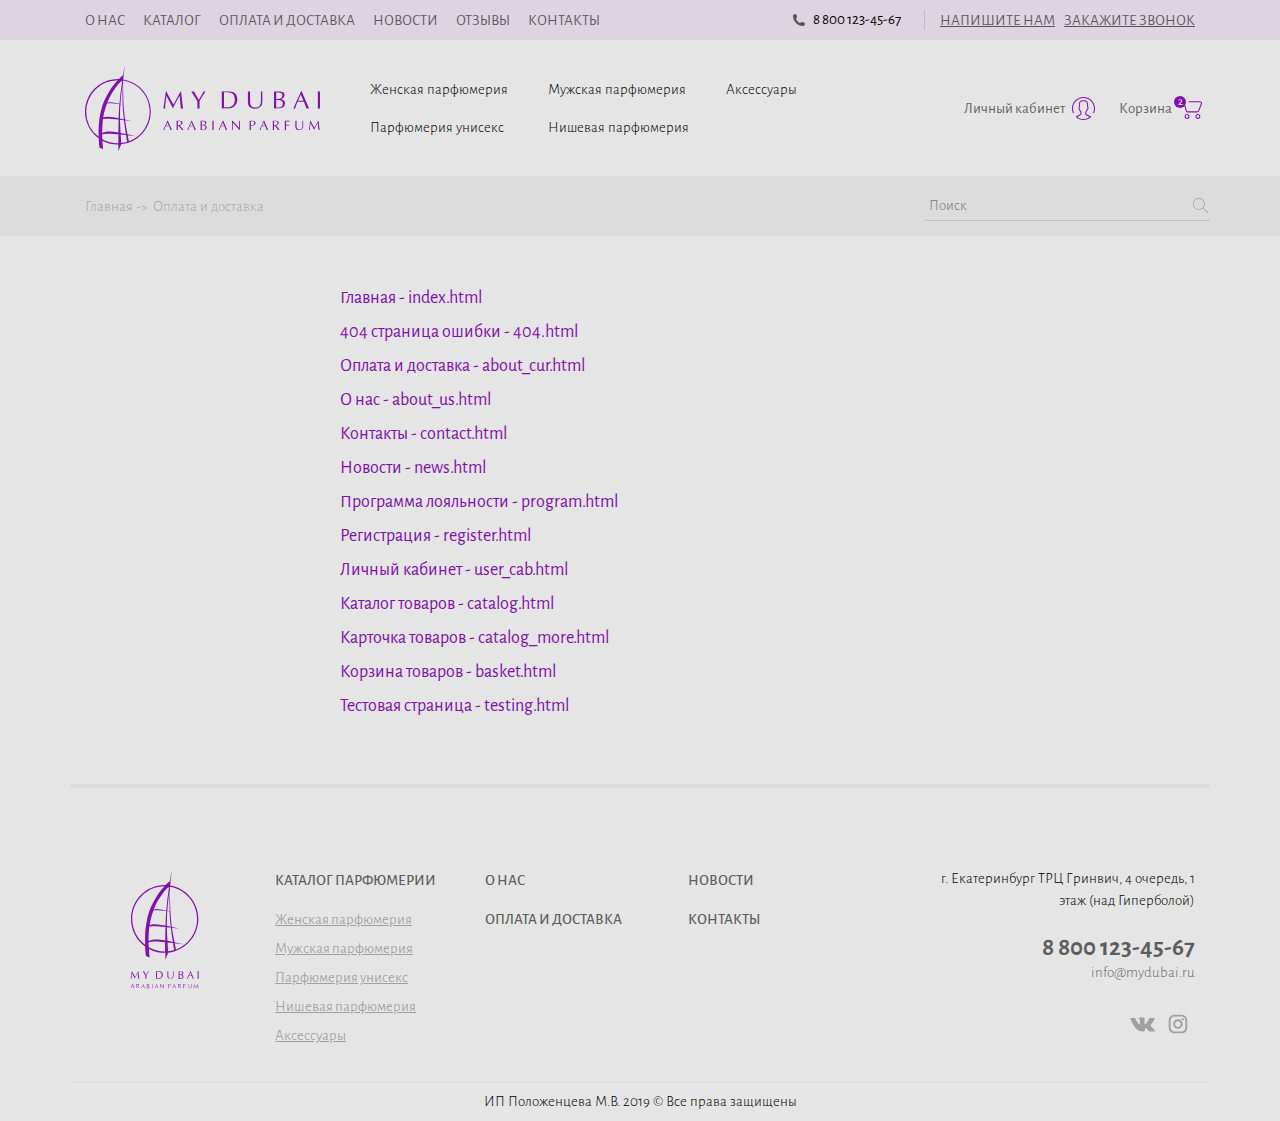
<file: link-list.html>
<!doctype html>
<html lang="en">
<head>
    <meta charset="UTF-8">
    <meta name="viewport"
          content="width=device-width, user-scalable=no, initial-scale=1, shrink-to-fit=no">
    <meta http-equiv="X-UA-Compatible" content="ie=edge">
    <meta name="format-detection" content="telephone=no">
    <title>My Dubai</title>
    <script
            src="https://code.jquery.com/jquery-3.3.1.js"
            integrity="sha256-2Kok7MbOyxpgUVvAk/HJ2jigOSYS2auK4Pfzbm7uH60="
            crossorigin="anonymous"></script>
    <link href="https://fonts.googleapis.com/css?family=Alegreya+Sans:300,400,500,700|Cormorant:300,400,500,700&amp;subset=cyrillic,cyrillic-ext" rel="stylesheet">
    <link rel="stylesheet" href="https://maxcdn.bootstrapcdn.com/bootstrap/4.0.0/css/bootstrap.min.css" integrity="sha384-Gn5384xqQ1aoWXA+058RXPxPg6fy4IWvTNh0E263XmFcJlSAwiGgFAW/dAiS6JXm" crossorigin="anonymous">
    <link href="sass/style.css" rel="stylesheet">
</head>
<body>
<header>
    <div class="container-fluid header__navigation">
        <div class="container">
            <div class="row">
                <div class="header__item header__navigation__nav col-lg-6 col-sm-4 col-7">
                    <button class="mobil-collapse__btn collapsed" type="button" data-toggle="collapse" data-target=".mobil-collapse" aria-expanded="false"></button>
                    <ul class="mobil-collapse navbar-collapse collapse">
                        <li>
                            <a href="about_us.html">О Нас</a>
                        </li>
                        <li>
                            <a href="catalog.html">Каталог</a>
                        </li>
                        <li>
                            <a href="about_cur.html">Оплата и доставка</a>
                        </li>
                        <li>
                            <a href="news.html">Новости</a>
                        </li>
                        <li>
                            <a href="404.html">Отзывы</a>
                        </li>
                        <li>
                            <a href="contact.html">Контакты</a>
                        </li>
                        <ul class="mobil-collapse__sub-menu">
                            <li>
                                <a class="mobil-collapse__sub-menu__call-back" href="#">Напишите нам</a>
                            </li>
                            <li>
                                <a class="mobil-collapse__sub-menu__call-back" href="#">ЗАКАЖИТЕ ЗВОНОК</a>
                            </li>
                            <li>
                                <a href="tel:8 800 123-45-67" class="header__navigation__tel__link">8 800 123-45-67</a>
                            </li>
                            <form class="header__breadcrumbs__search d-md-none d-flex">
                                <input type="text" name="search" placeholder="Поиск">
                                <label><input type="submit" value=""></label>
                            </form>
                        </ul>
                    </ul>
                </div>
                <div class="header__item header__navigation__tel col-xl-3 col-lg col-4 d-sm-flex d-none">
                    <a href="tel:8 800 123-45-67" class="header__navigation__tel__link">8 800 123-45-67</a>
                </div>
                <div class="header__item header__navigation__call-back col-xl-3 col-lg d-lg-flex d-none">
                    <ul>
                        <li>
                            <a href="#">Напишите нам</a>
                        </li>
                        <li>
                            <a href="#">ЗАКАЖИТЕ ЗВОНОК</a>
                        </li>
                    </ul>
                </div>
                <div class="header__item header__navigation__logo col-lg-3 col-md-3 col-sm-5 col-7">
                    <a href="index.html" class="header__navigation__logo__wrap">
                        <img src="assets/img/logo-1.svg" alt="logo">
                    </a>
                </div>
                <div class="header__item header__navigation__catalog col-xl-6 col-lg-5 col-md-9 col-sm-7 col-5">
                    <button class="catalog-collapse__btn collapsed" type="button" data-toggle="collapse" data-target=".catalog-collapse" aria-expanded="false">Каталог</button>
                    <ul class="catalog-collapse collapse">
                        <li>
                            <a href="#">Женская парфюмерия</a>
                        </li>
                        <li>
                            <a href="#">Мужская парфюмерия</a>
                        </li>
                        <li>
                            <a href="#">Аксессуары</a>
                        </li>
                        <li>
                            <a href="#">Парфюмерия унисекс</a>
                        </li>
                        <li>
                            <a href="#">Нишевая парфюмерия</a>
                        </li>
                    </ul>
                </div>
                <div class="header__item header__navigation__user col-xl-3 col-sm-4 col-5">
                    <ul>
                        <li>
                            <a class="header__navigation__user__profile" href="user_cab.html">Личный кабинет</a>
                        </li>
                        <li>
                            <label class="header__navigation__user__basket__count">2</label>
                            <a class="header__navigation__user__basket" href="basket.html">Корзина</a>
                        </li>
                    </ul>
                </div>
            </div>
        </div>
    </div>
    <div class="container-fluid header__breadcrumbs">
       <div class="container">
           <div class="row">
               <ul class="header__breadcrumbs__link">
                   <li>
                       <a href="index.html">Главная</a>
                   </li>
                   <li>
                       <a href="about_cur.html">Оплата и доставка</a>
                   </li>
               </ul>
               <form class="header__breadcrumbs__search col-lg-3 col-md-4 col-5 d-md-flex d-none">
                    <input type="text" name="search" placeholder="Поиск">
                    <label><input type="submit" value=""></label>
               </form>
           </div>
       </div>
    </div>
</header>
<main>
  <div class="container link-list">
      <div class="row">
          <div class="col-12">
              <ul>
                  <li>
                      <a href="index.html">Главная - index.html</a>
                  </li>
                  <li>
                      <a href="404.html">404 страница ошибки - 404.html</a>
                  </li>
                  <li>
                      <a href="about_cur.html">Оплата и доставка - about_cur.html</a>
                  </li>
                  <li>
                      <a href="about_us.html">О нас - about_us.html</a>
                  </li>
                  <li>
                      <a href="contact.html">Контакты - contact.html</a>
                  </li>
                  <li>
                      <a href="news.html">Новости - news.html</a>
                  </li>
                  <li>
                      <a href="program.html">Программа лояльности - program.html</a>
                  </li>
                  <li>
                      <a href="register.html">Регистрация - register.html</a>
                  </li>
                  <li>
                      <a href="user_cab.html">Личный кабинет - user_cab.html</a>
                  </li>
                  <li>
                      <a href="catalog.html">Каталог товаров - catalog.html</a>
                  </li>
                  <li>
                      <a href="catalog_more.html">Карточка товаров - catalog_more.html</a>
                  </li>
                  <li>
                      <a href="basket.html">Корзина товаров - basket.html</a>
                  </li>
                  <li>
                      <a href="testing.html">Тестовая страница - testing.html</a>
                  </li>
              </ul>
          </div>
      </div>
  </div>
</main>
<footer>
    <div class="container footer__body">
        <div class="row">
            <div class="footer__body__logo col-2 d-lg-block d-none">
                <a href="index.html">
                    <img src="assets/img/logo-2.svg" alt="logo">
                </a>
            </div>
            <div class="footer__body__catalog col-xl-2 col-lg-3 col-sm-4 col-12">
                <a href="catalog.html">КАТАЛОГ ПАРФЮМЕРИИ</a>
                <button class="footer-catalog-collapse__btn collapsed" type="button" data-toggle="collapse" data-target=".footer-catalog-collapse" aria-expanded="false">Каталог</button>
                <ul class="footer-catalog-collapse collapse">
                    <li>
                        <a href="catalog.html">Женская парфюмерия</a>
                    </li>
                    <li>
                        <a href="catalog.html">Мужская парфюмерия</a>
                    </li>
                    <li>
                        <a href="catalog.html">Парфюмерия унисекс</a>
                    </li>
                    <li>
                        <a href="catalog.html">Нишевая парфюмерия</a>
                    </li>
                    <li>
                        <a href="catalog.html">Аксессуары</a>
                    </li>
                </ul>
            </div>
            <div class="footer__body__nav col-xl-5 col-lg-4 col-sm-4 col-12">
                <ul>
                    <li>
                        <a href="about_us.html">О НАС</a>
                    </li>
                    <li>
                        <a href="news.html">НОВОСТИ</a>
                    </li>
                    <li>
                        <a href="about_cur.html">ОПЛАТА И ДОСТАВКА</a>
                    </li>
                    <li>
                        <a href="contact.html">КОНТАКТЫ</a>
                    </li>
                </ul>
            </div>
            <div class="footer__body__contact col-lg-3 col-sm-4 col-12">
                <p>г. Екатеринбург ТРЦ Гринвич, 4 очередь, 1 этаж (над Гиперболой)</p>
                <a href="tel:88001234567" class="footer__body__contact__tel">8 800 123-45-67</a>
                <a href="mailto:info@mydubai.ru" class="footer__body__contact__mail">info@mydubai.ru</a>
                <div class="footer__body__contact__social">
                    <a href="#" class="ico-vk"></a>
                    <a href="#" class="ico-insta"></a>
                </div>
            </div>
            <div class="footer__body__copyright col-12">
                <p>ИП Положенцева М.В. 2019 © Все права защищены</p>
            </div>
        </div>
    </div>
</footer>
<script src="https://cdnjs.cloudflare.com/ajax/libs/popper.js/1.12.9/umd/popper.min.js" integrity="sha384-ApNbgh9B+Y1QKtv3Rn7W3mgPxhU9K/ScQsAP7hUibX39j7fakFPskvXusvfa0b4Q" crossorigin="anonymous"></script>
<script src="https://maxcdn.bootstrapcdn.com/bootstrap/4.0.0/js/bootstrap.min.js" integrity="sha384-JZR6Spejh4U02d8jOt6vLEHfe/JQGiRRSQQxSfFWpi1MquVdAyjUar5+76PVCmYl" crossorigin="anonymous"></script>
<script src="assets/js/script.js"></script>
</body>
</html>
</file>
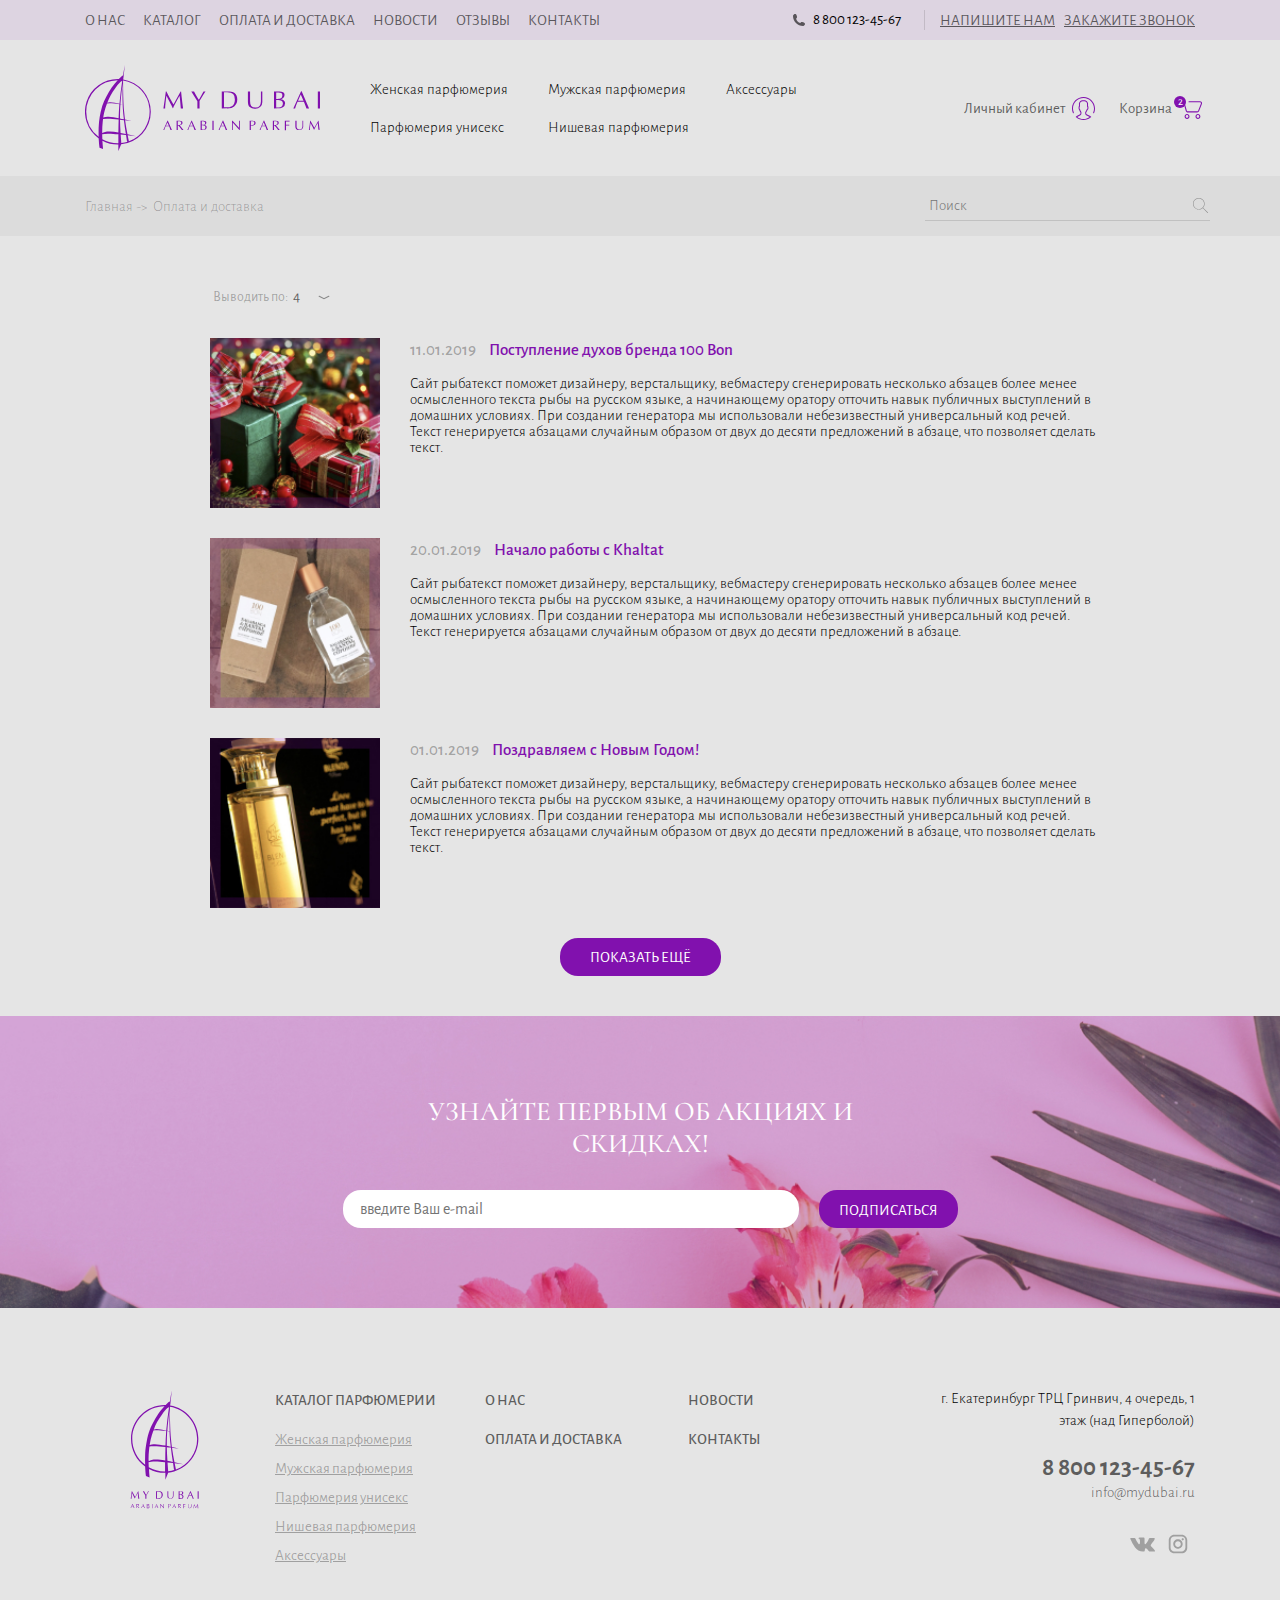
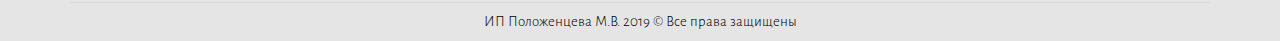
<file: news.html>
<!doctype html>
<html lang="en">
<head>
    <meta charset="UTF-8">
    <meta name="viewport"
          content="width=device-width, user-scalable=no, initial-scale=1, shrink-to-fit=no">
    <meta http-equiv="X-UA-Compatible" content="ie=edge">
    <meta name="format-detection" content="telephone=no">
    <title>My Dubai</title>
    <script
            src="https://code.jquery.com/jquery-3.3.1.js"
            integrity="sha256-2Kok7MbOyxpgUVvAk/HJ2jigOSYS2auK4Pfzbm7uH60="
            crossorigin="anonymous"></script>
    <link href="https://fonts.googleapis.com/css?family=Alegreya+Sans:300,400,500,700|Cormorant:300,400,500,700&amp;subset=cyrillic,cyrillic-ext" rel="stylesheet">
    <link rel="stylesheet" href="https://maxcdn.bootstrapcdn.com/bootstrap/4.0.0/css/bootstrap.min.css" integrity="sha384-Gn5384xqQ1aoWXA+058RXPxPg6fy4IWvTNh0E263XmFcJlSAwiGgFAW/dAiS6JXm" crossorigin="anonymous">
    <link href="sass/style.css" rel="stylesheet">
</head>
<body>
<header>
    <div class="container-fluid header__navigation">
        <div class="container">
            <div class="row">
                <div class="header__item header__navigation__nav col-lg-6 col-sm-4 col-7">
                    <button class="mobil-collapse__btn collapsed" type="button" data-toggle="collapse" data-target=".mobil-collapse" aria-expanded="false"></button>
                    <ul class="mobil-collapse navbar-collapse collapse">
                        <li>
                            <a href="about_us.html">О Нас</a>
                        </li>
                        <li>
                            <a href="catalog.html">Каталог</a>
                        </li>
                        <li>
                            <a href="about_cur.html">Оплата и доставка</a>
                        </li>
                        <li>
                            <a href="news.html">Новости</a>
                        </li>
                        <li>
                            <a href="404.html">Отзывы</a>
                        </li>
                        <li>
                            <a href="contact.html">Контакты</a>
                        </li>
                        <ul class="mobil-collapse__sub-menu">
                            <li>
                                <a class="mobil-collapse__sub-menu__call-back" href="#">Напишите нам</a>
                            </li>
                            <li>
                                <a class="mobil-collapse__sub-menu__call-back" href="#">ЗАКАЖИТЕ ЗВОНОК</a>
                            </li>
                            <li>
                                <a href="tel:8 800 123-45-67" class="header__navigation__tel__link">8 800 123-45-67</a>
                            </li>
                            <form class="header__breadcrumbs__search d-md-none d-flex">
                                <input type="text" name="search" placeholder="Поиск">
                                <label><input type="submit" value=""></label>
                            </form>
                        </ul>
                    </ul>
                </div>
                <div class="header__item header__navigation__tel col-xl-3 col-lg col-4 d-sm-flex d-none">
                    <a href="tel:8 800 123-45-67" class="header__navigation__tel__link">8 800 123-45-67</a>
                </div>
                <div class="header__item header__navigation__call-back col-xl-3 col-lg d-lg-flex d-none">
                    <ul>
                        <li>
                            <a href="#">Напишите нам</a>
                        </li>
                        <li>
                            <a href="#">ЗАКАЖИТЕ ЗВОНОК</a>
                        </li>
                    </ul>
                </div>
                <div class="header__item header__navigation__logo col-lg-3 col-md-3 col-sm-5 col-7">
                    <a href="index.html" class="header__navigation__logo__wrap">
                        <img src="assets/img/logo-1.svg" alt="logo">
                    </a>
                </div>
                <div class="header__item header__navigation__catalog col-xl-6 col-lg-5 col-md-9 col-sm-7 col-5">
                    <button class="catalog-collapse__btn collapsed" type="button" data-toggle="collapse" data-target=".catalog-collapse" aria-expanded="false">Каталог</button>
                    <ul class="catalog-collapse collapse">
                        <li>
                            <a href="#">Женская парфюмерия</a>
                        </li>
                        <li>
                            <a href="#">Мужская парфюмерия</a>
                        </li>
                        <li>
                            <a href="#">Аксессуары</a>
                        </li>
                        <li>
                            <a href="#">Парфюмерия унисекс</a>
                        </li>
                        <li>
                            <a href="#">Нишевая парфюмерия</a>
                        </li>
                    </ul>
                </div>
                <div class="header__item header__navigation__user col-xl-3 col-sm-4 col-5">
                    <ul>
                        <li>
                            <a class="header__navigation__user__profile" href="user_cab.html">Личный кабинет</a>
                        </li>
                        <li>
                            <label class="header__navigation__user__basket__count">2</label>
                            <a class="header__navigation__user__basket" href="basket.html">Корзина</a>
                        </li>
                    </ul>
                </div>
            </div>
        </div>
    </div>
    <div class="container-fluid header__breadcrumbs">
       <div class="container">
           <div class="row">
               <ul class="header__breadcrumbs__link">
                   <li>
                       <a href="index.html">Главная</a>
                   </li>
                   <li>
                       <a href="about_cur.html">Оплата и доставка</a>
                   </li>
               </ul>
               <form class="header__breadcrumbs__search col-lg-3 col-md-4 col-5 d-md-flex d-none">
                    <input type="text" name="search" placeholder="Поиск">
                    <label><input type="submit" value=""></label>
               </form>
           </div>
       </div>
    </div>
</header>
<main>
    <div class="container content-block">
        <div class="row">
            <div class="content-block__header col-12">
               <div class="content-block__filter col-lg-10 col-12 mx-auto">
                   <form class="dropdown">
                       <p>Выводить по:</p>
                       <a href="#" role="button" data-toggle="dropdown" aria-haspopup="true" aria-expanded="false" id="news-dropdown">4</a>
                       <div class="drop-filter dropdown-menu" aria-labelledby="news-dropdown">
                           <a href="#" class="dropdown-item">4</a>
                           <a href="#" class="dropdown-item">8</a>
                           <a href="#" class="dropdown-item">16</a>
                       </div>
                   </form>
               </div>
            </div>
            <div class="content-block__body column-mod col-lg-10 col-12 mx-auto">
                <div class="content-block__body__card">
                    <div class="content-block__body__card__img">
                        <div class="content-block__body__card__img__bg bg-2"></div>
                    </div>
                    <div class="content-block__body__card__info">
                        <span class="content-block__body__card__info__time">11.01.2019</span>
                        <a href="#" class="content-block__body__card__info__title">Поступление духов бренда 100 Bon</a>
                        <span class="content-block__body__card__info__par">Сайт рыбатекст поможет дизайнеру, верстальщику, вебмастеру сгенерировать несколько абзацев более менее осмысленного текста рыбы на русском языке, а начинающему оратору отточить навык публичных выступлений в домашних условиях. При создании генератора мы использовали небезизвестный универсальный код речей. Текст генерируется абзацами случайным образом от двух до десяти предложений в абзаце, что позволяет сделать текст.</span>
                    </div>
                </div>
                <div class="content-block__body__card">
                    <div class="content-block__body__card__img">
                        <div class="content-block__body__card__img__bg bg-1"></div>
                    </div>
                    <div class="content-block__body__card__info">
                        <span class="content-block__body__card__info__time">20.01.2019</span>
                        <a href="#" class="content-block__body__card__info__title">Начало работы с Khaltat</a>
                        <span class="content-block__body__card__info__par">Сайт рыбатекст поможет дизайнеру, верстальщику, вебмастеру сгенерировать несколько абзацев более менее осмысленного текста рыбы на русском языке, а начинающему оратору отточить навык публичных выступлений в домашних условиях. При создании генератора мы использовали небезизвестный универсальный код речей. Текст генерируется абзацами случайным образом от двух до десяти предложений в абзаце.</span>
                    </div>
                </div>
                <div class="content-block__body__card">
                    <div class="content-block__body__card__img">
                        <div class="content-block__body__card__img__bg bg-3"></div>
                    </div>
                    <div class="content-block__body__card__info">
                        <span class="content-block__body__card__info__time">01.01.2019</span>
                        <a href="#" class="content-block__body__card__info__title">Поздравляем с Новым Годом!</a>
                        <span class="content-block__body__card__info__par">Сайт рыбатекст поможет дизайнеру, верстальщику, вебмастеру сгенерировать несколько абзацев более менее осмысленного текста рыбы на русском языке, а начинающему оратору отточить навык публичных выступлений в домашних условиях. При создании генератора мы использовали небезизвестный универсальный код речей. Текст генерируется абзацами случайным образом от двух до десяти предложений в абзаце, что позволяет сделать текст.</span>
                    </div>
                </div>
                <button class="btn btn__purple">ПОКАЗАТЬ ЕЩЁ</button>
            </div>
        </div>
    </div>
</main>
<footer>
    <div class="container-fluid footer__subscribe">
        <div class="container">
            <div class="row">
                <h2 class="col-lg-6 col-md-8 col-10 mx-auto">УЗНАЙТЕ ПЕРВЫМ ОБ АКЦИЯХ И СКИДКАХ!</h2>
                <form class="col-lg-7 col-md-10 col-12 mx-auto">
                    <span class="footer__subscribe__input">
                        <input type="email" name="email" placeholder="введите Ваш e-mail">
                    </span>
                    <span class="footer__subscribe__submit">
                        <input type="submit" value="ПОДПИСАТЬСЯ">
                    </span>
                </form>
            </div>
        </div>
    </div>
    <div class="container footer__body">
        <div class="row">
            <div class="footer__body__logo col-2 d-lg-block d-none">
                <a href="index.html">
                    <img src="assets/img/logo-2.svg" alt="logo">
                </a>
            </div>
            <div class="footer__body__catalog col-xl-2 col-lg-3 col-sm-4 col-12">
                <a href="catalog.html">КАТАЛОГ ПАРФЮМЕРИИ</a>
                <button class="footer-catalog-collapse__btn collapsed" type="button" data-toggle="collapse" data-target=".footer-catalog-collapse" aria-expanded="false">Каталог</button>
                <ul class="footer-catalog-collapse collapse">
                    <li>
                        <a href="catalog.html">Женская парфюмерия</a>
                    </li>
                    <li>
                        <a href="catalog.html">Мужская парфюмерия</a>
                    </li>
                    <li>
                        <a href="catalog.html">Парфюмерия унисекс</a>
                    </li>
                    <li>
                        <a href="catalog.html">Нишевая парфюмерия</a>
                    </li>
                    <li>
                        <a href="catalog.html">Аксессуары</a>
                    </li>
                </ul>
            </div>
            <div class="footer__body__nav col-xl-5 col-lg-4 col-sm-4 col-12">
                <ul>
                    <li>
                        <a href="about_us.html">О НАС</a>
                    </li>
                    <li>
                        <a href="news.html">НОВОСТИ</a>
                    </li>
                    <li>
                        <a href="about_cur.html">ОПЛАТА И ДОСТАВКА</a>
                    </li>
                    <li>
                        <a href="contact.html">КОНТАКТЫ</a>
                    </li>
                </ul>
            </div>
            <div class="footer__body__contact col-lg-3 col-sm-4 col-12">
                <p>г. Екатеринбург ТРЦ Гринвич, 4 очередь, 1 этаж (над Гиперболой)</p>
                <a href="tel:88001234567" class="footer__body__contact__tel">8 800 123-45-67</a>
                <a href="mailto:info@mydubai.ru" class="footer__body__contact__mail">info@mydubai.ru</a>
                <div class="footer__body__contact__social">
                    <a href="#" class="ico-vk"></a>
                    <a href="#" class="ico-insta"></a>
                </div>
            </div>
            <div class="footer__body__copyright col-12">
                <p>ИП Положенцева М.В. 2019 © Все права защищены</p>
            </div>
        </div>
    </div>
</footer>
<script src="https://cdnjs.cloudflare.com/ajax/libs/popper.js/1.12.9/umd/popper.min.js" integrity="sha384-ApNbgh9B+Y1QKtv3Rn7W3mgPxhU9K/ScQsAP7hUibX39j7fakFPskvXusvfa0b4Q" crossorigin="anonymous"></script>
<script src="https://maxcdn.bootstrapcdn.com/bootstrap/4.0.0/js/bootstrap.min.js" integrity="sha384-JZR6Spejh4U02d8jOt6vLEHfe/JQGiRRSQQxSfFWpi1MquVdAyjUar5+76PVCmYl" crossorigin="anonymous"></script>
<script src="assets/js/script.js"></script>
</body>
</html>
</file>
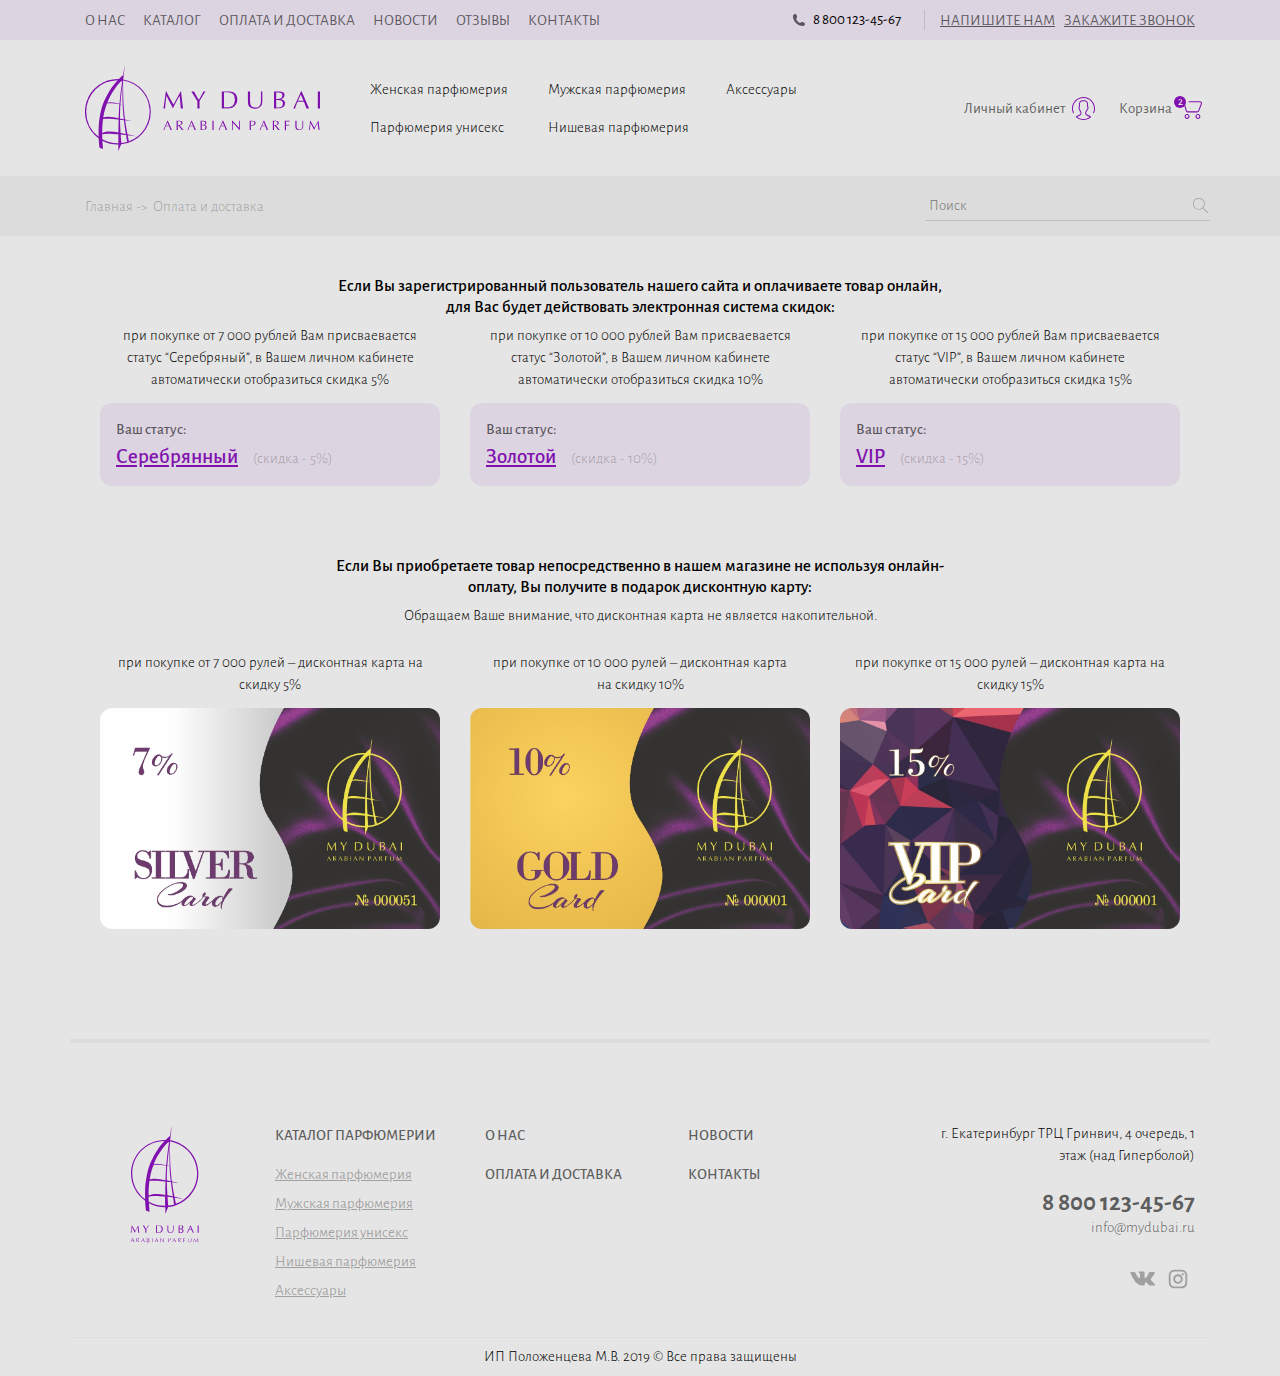
<file: program.html>
<!doctype html>
<html lang="en">
<head>
    <meta charset="UTF-8">
    <meta name="viewport"
          content="width=device-width, user-scalable=no, initial-scale=1, shrink-to-fit=no">
    <meta http-equiv="X-UA-Compatible" content="ie=edge">
    <meta name="format-detection" content="telephone=no">
    <title>My Dubai</title>
    <script
            src="https://code.jquery.com/jquery-3.3.1.js"
            integrity="sha256-2Kok7MbOyxpgUVvAk/HJ2jigOSYS2auK4Pfzbm7uH60="
            crossorigin="anonymous"></script>
    <link href="https://fonts.googleapis.com/css?family=Alegreya+Sans:300,400,500,700|Cormorant:300,400,500,700&amp;subset=cyrillic,cyrillic-ext" rel="stylesheet">
    <link rel="stylesheet" href="https://maxcdn.bootstrapcdn.com/bootstrap/4.0.0/css/bootstrap.min.css" integrity="sha384-Gn5384xqQ1aoWXA+058RXPxPg6fy4IWvTNh0E263XmFcJlSAwiGgFAW/dAiS6JXm" crossorigin="anonymous">
    <link href="sass/style.css" rel="stylesheet">
</head>
<body>
<header>
    <div class="container-fluid header__navigation">
        <div class="container">
            <div class="row">
                <div class="header__item header__navigation__nav col-lg-6 col-sm-4 col-7">
                    <button class="mobil-collapse__btn collapsed" type="button" data-toggle="collapse" data-target=".mobil-collapse" aria-expanded="false"></button>
                    <ul class="mobil-collapse navbar-collapse collapse">
                        <li>
                            <a href="about_us.html">О Нас</a>
                        </li>
                        <li>
                            <a href="catalog.html">Каталог</a>
                        </li>
                        <li>
                            <a href="about_cur.html">Оплата и доставка</a>
                        </li>
                        <li>
                            <a href="news.html">Новости</a>
                        </li>
                        <li>
                            <a href="404.html">Отзывы</a>
                        </li>
                        <li>
                            <a href="contact.html">Контакты</a>
                        </li>
                        <ul class="mobil-collapse__sub-menu">
                            <li>
                                <a class="mobil-collapse__sub-menu__call-back" href="#">Напишите нам</a>
                            </li>
                            <li>
                                <a class="mobil-collapse__sub-menu__call-back" href="#">ЗАКАЖИТЕ ЗВОНОК</a>
                            </li>
                            <li>
                                <a href="tel:8 800 123-45-67" class="header__navigation__tel__link">8 800 123-45-67</a>
                            </li>
                            <form class="header__breadcrumbs__search d-md-none d-flex">
                                <input type="text" name="search" placeholder="Поиск">
                                <label><input type="submit" value=""></label>
                            </form>
                        </ul>
                    </ul>
                </div>
                <div class="header__item header__navigation__tel col-xl-3 col-lg col-4 d-sm-flex d-none">
                    <a href="tel:8 800 123-45-67" class="header__navigation__tel__link">8 800 123-45-67</a>
                </div>
                <div class="header__item header__navigation__call-back col-xl-3 col-lg d-lg-flex d-none">
                    <ul>
                        <li>
                            <a href="#">Напишите нам</a>
                        </li>
                        <li>
                            <a href="#">ЗАКАЖИТЕ ЗВОНОК</a>
                        </li>
                    </ul>
                </div>
                <div class="header__item header__navigation__logo col-lg-3 col-md-3 col-sm-5 col-7">
                    <a href="index.html" class="header__navigation__logo__wrap">
                        <img src="assets/img/logo-1.svg" alt="logo">
                    </a>
                </div>
                <div class="header__item header__navigation__catalog col-xl-6 col-lg-5 col-md-9 col-sm-7 col-5">
                    <button class="catalog-collapse__btn collapsed" type="button" data-toggle="collapse" data-target=".catalog-collapse" aria-expanded="false">Каталог</button>
                    <ul class="catalog-collapse collapse">
                        <li>
                            <a href="#">Женская парфюмерия</a>
                        </li>
                        <li>
                            <a href="#">Мужская парфюмерия</a>
                        </li>
                        <li>
                            <a href="#">Аксессуары</a>
                        </li>
                        <li>
                            <a href="#">Парфюмерия унисекс</a>
                        </li>
                        <li>
                            <a href="#">Нишевая парфюмерия</a>
                        </li>
                    </ul>
                </div>
                <div class="header__item header__navigation__user col-xl-3 col-sm-4 col-5">
                    <ul>
                        <li>
                            <a class="header__navigation__user__profile" href="user_cab.html">Личный кабинет</a>
                        </li>
                        <li>
                            <label class="header__navigation__user__basket__count">2</label>
                            <a class="header__navigation__user__basket" href="basket.html">Корзина</a>
                        </li>
                    </ul>
                </div>
            </div>
        </div>
    </div>
    <div class="container-fluid header__breadcrumbs">
       <div class="container">
           <div class="row">
               <ul class="header__breadcrumbs__link">
                   <li>
                       <a href="index.html">Главная</a>
                   </li>
                   <li>
                       <a href="about_cur.html">Оплата и доставка</a>
                   </li>
               </ul>
               <form class="header__breadcrumbs__search col-lg-3 col-md-4 col-5 d-md-flex d-none">
                    <input type="text" name="search" placeholder="Поиск">
                    <label><input type="submit" value=""></label>
               </form>
           </div>
       </div>
    </div>
</header>
<main>
   <div class="container loyalty-program">
       <div class="row">
           <div class="loyalty-program__block col-12">
               <h2>Если Вы зарегистрированный пользователь нашего сайта и оплачиваете товар онлайн, для Вас будет действовать электронная система скидок:</h2>
               <div class="loyalty-program__block__body">
                   <div class="col-lg-4 col-md-6 col-12">
                       <p>при покупке от 7 000 рублей Вам присваевается статус “Серебряный”, в Вашем личном кабинете автоматически отобразиться скидка 5%</p>
                       <div class="loyalty-program__block__body__card">
                           <p>Ваш статус:</p>
                           <a href="#">Серебрянный</a>
                           <span>(скидка - 5%)</span>
                       </div>
                   </div>
                   <div class="col-lg-4 col-md-6 col-12">
                       <p>при покупке от 10 000 рублей Вам присваевается статус “Золотой”, в Вашем личном кабинете автоматически отобразиться скидка 10%</p>
                       <div class="loyalty-program__block__body__card">
                           <p>Ваш статус:</p>
                           <a href="#">Золотой</a>
                           <span>(скидка - 10%)</span>
                       </div>
                   </div>
                   <div class="col-lg-4 col-md-6 col-12">
                       <p>при покупке от 15 000 рублей Вам присваевается статус “VIP”, в Вашем личном кабинете автоматически отобразиться скидка 15%</p>
                       <div class="loyalty-program__block__body__card">
                           <p>Ваш статус:</p>
                           <a href="#">VIP</a>
                           <span>(скидка - 15%)</span>
                       </div>
                   </div>
               </div>
           </div>
           <div class="loyalty-program__block col-12">
               <h2>Если Вы приобретаете товар непосредственно в нашем магазине не используя онлайн-оплату, Вы получите в подарок дисконтную карту:</h2>
               <p>Обращаем Ваше внимание, что дисконтная карта не является накопительной.</p>
               <div class="loyalty-program__block__body">
                   <div class="col-lg-4 col-md-6 col-sm-8 col-12">
                       <p>при покупке от 7 000 рулей – дисконтная карта на скидку 5%</p>
                       <div class="loyalty-program__block__body__card img-mod">
                           <div class="loyalty-program__block__body__card__img" style="background: url('assets/img/image_card_silver.jpg')no-repeat center"></div>
                       </div>
                   </div>
                   <div class="col-lg-4 col-md-6 col-sm-8 col-12">
                       <p>при покупке от 10 000 рулей – дисконтная карта на скидку 10%</p>
                       <div class="loyalty-program__block__body__card img-mod">
                           <div class="loyalty-program__block__body__card__img" style="background: url('assets/img/image_card_gold.jpg')no-repeat center"></div>
                       </div>
                   </div>
                   <div class="col-lg-4 col-md-6 col-sm-8 col-12">
                       <p>при покупке от 15 000 рулей – дисконтная карта на скидку 15%</p>
                       <div class="loyalty-program__block__body__card img-mod">
                           <div class="loyalty-program__block__body__card__img" style="background: url('assets/img/image_card_vip.jpg')no-repeat center"></div>
                       </div>
                   </div>
               </div>
           </div>
       </div>
   </div>
</main>
<footer>
    <div class="container footer__body">
        <div class="row">
            <div class="footer__body__logo col-2 d-lg-block d-none">
                <a href="index.html">
                    <img src="assets/img/logo-2.svg" alt="logo">
                </a>
            </div>
            <div class="footer__body__catalog col-xl-2 col-lg-3 col-sm-4 col-12">
                <a href="catalog.html">КАТАЛОГ ПАРФЮМЕРИИ</a>
                <button class="footer-catalog-collapse__btn collapsed" type="button" data-toggle="collapse" data-target=".footer-catalog-collapse" aria-expanded="false">Каталог</button>
                <ul class="footer-catalog-collapse collapse">
                    <li>
                        <a href="catalog.html">Женская парфюмерия</a>
                    </li>
                    <li>
                        <a href="catalog.html">Мужская парфюмерия</a>
                    </li>
                    <li>
                        <a href="catalog.html">Парфюмерия унисекс</a>
                    </li>
                    <li>
                        <a href="catalog.html">Нишевая парфюмерия</a>
                    </li>
                    <li>
                        <a href="catalog.html">Аксессуары</a>
                    </li>
                </ul>
            </div>
            <div class="footer__body__nav col-xl-5 col-lg-4 col-sm-4 col-12">
                <ul>
                    <li>
                        <a href="about_us.html">О НАС</a>
                    </li>
                    <li>
                        <a href="news.html">НОВОСТИ</a>
                    </li>
                    <li>
                        <a href="about_cur.html">ОПЛАТА И ДОСТАВКА</a>
                    </li>
                    <li>
                        <a href="contact.html">КОНТАКТЫ</a>
                    </li>
                </ul>
            </div>
            <div class="footer__body__contact col-lg-3 col-sm-4 col-12">
                <p>г. Екатеринбург ТРЦ Гринвич, 4 очередь, 1 этаж (над Гиперболой)</p>
                <a href="tel:88001234567" class="footer__body__contact__tel">8 800 123-45-67</a>
                <a href="mailto:info@mydubai.ru" class="footer__body__contact__mail">info@mydubai.ru</a>
                <div class="footer__body__contact__social">
                    <a href="#" class="ico-vk"></a>
                    <a href="#" class="ico-insta"></a>
                </div>
            </div>
            <div class="footer__body__copyright col-12">
                <p>ИП Положенцева М.В. 2019 © Все права защищены</p>
            </div>
        </div>
    </div>
</footer>
<script src="https://cdnjs.cloudflare.com/ajax/libs/popper.js/1.12.9/umd/popper.min.js" integrity="sha384-ApNbgh9B+Y1QKtv3Rn7W3mgPxhU9K/ScQsAP7hUibX39j7fakFPskvXusvfa0b4Q" crossorigin="anonymous"></script>
<script src="https://maxcdn.bootstrapcdn.com/bootstrap/4.0.0/js/bootstrap.min.js" integrity="sha384-JZR6Spejh4U02d8jOt6vLEHfe/JQGiRRSQQxSfFWpi1MquVdAyjUar5+76PVCmYl" crossorigin="anonymous"></script>
<script src="assets/js/script.js"></script>
</body>
</html>
</file>
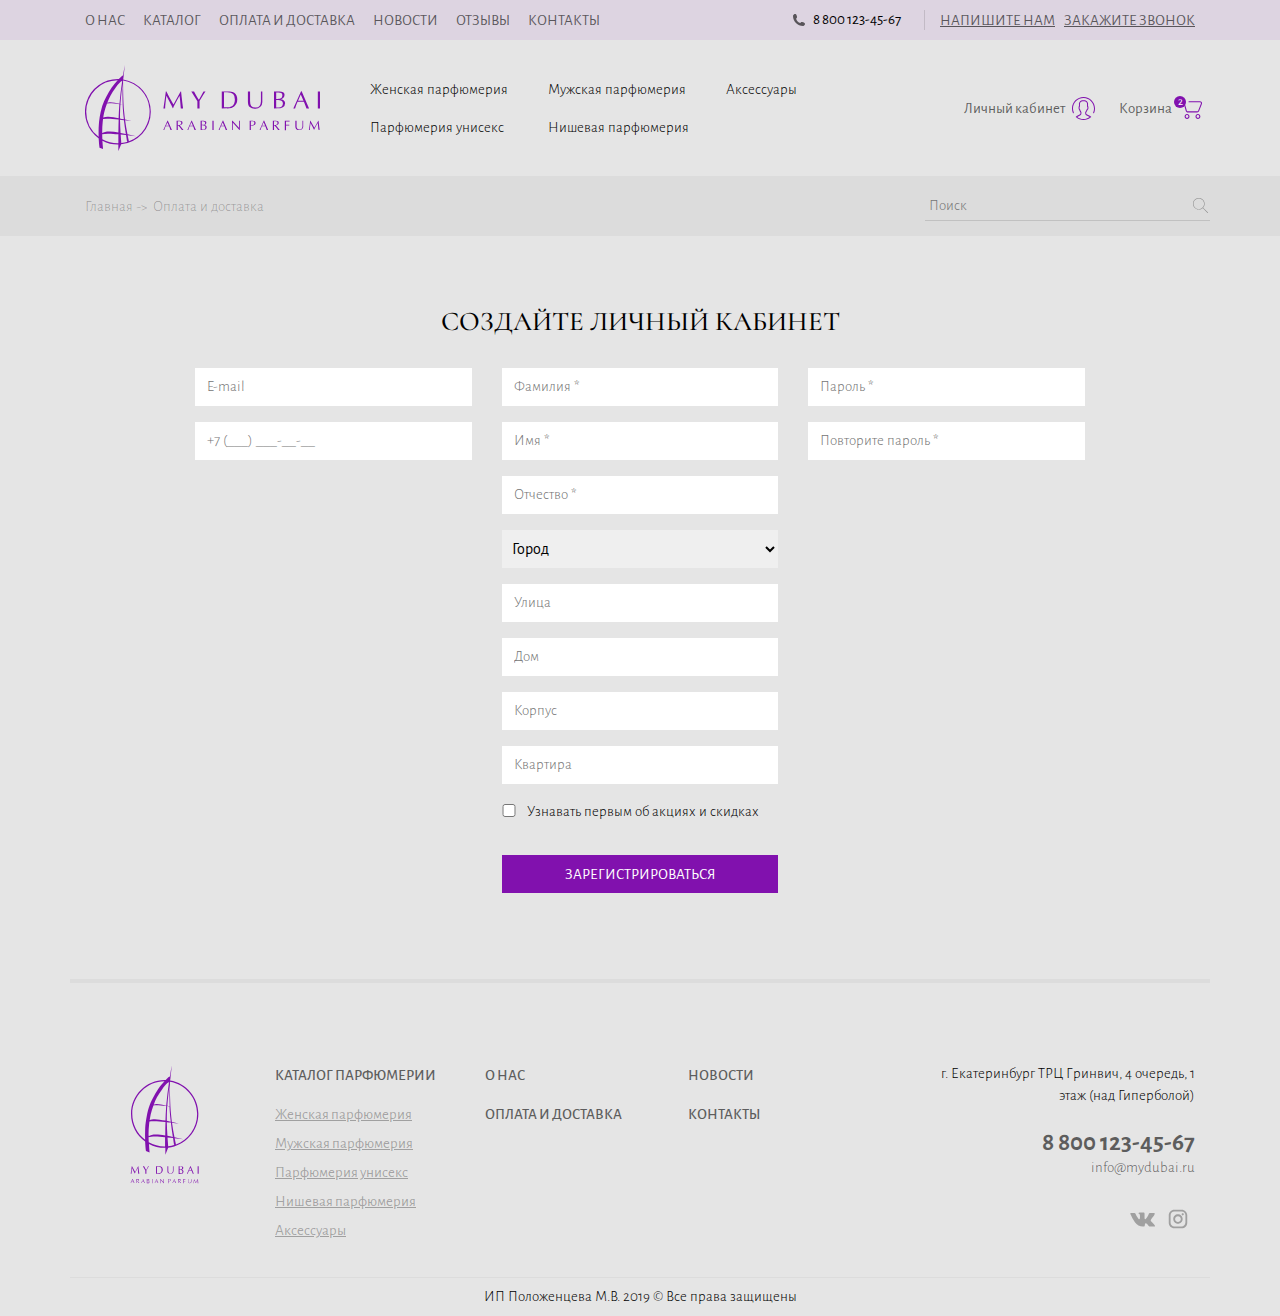
<file: register.html>
<!doctype html>
<html lang="en">
<head>
    <meta charset="UTF-8">
    <meta name="viewport"
          content="width=device-width, user-scalable=no, initial-scale=1, shrink-to-fit=no">
    <meta http-equiv="X-UA-Compatible" content="ie=edge">
    <meta name="format-detection" content="telephone=no">
    <title>My Dubai</title>
    <script
            src="https://code.jquery.com/jquery-3.3.1.js"
            integrity="sha256-2Kok7MbOyxpgUVvAk/HJ2jigOSYS2auK4Pfzbm7uH60="
            crossorigin="anonymous"></script>
    <link href="https://fonts.googleapis.com/css?family=Alegreya+Sans:300,400,500,700|Cormorant:300,400,500,700&amp;subset=cyrillic,cyrillic-ext" rel="stylesheet">
    <link rel="stylesheet" href="https://maxcdn.bootstrapcdn.com/bootstrap/4.0.0/css/bootstrap.min.css" integrity="sha384-Gn5384xqQ1aoWXA+058RXPxPg6fy4IWvTNh0E263XmFcJlSAwiGgFAW/dAiS6JXm" crossorigin="anonymous">
    <link href="sass/style.css" rel="stylesheet">
</head>
<body>
<header>
    <div class="container-fluid header__navigation">
        <div class="container">
            <div class="row">
                <div class="header__item header__navigation__nav col-lg-6 col-sm-4 col-7">
                    <button class="mobil-collapse__btn collapsed" type="button" data-toggle="collapse" data-target=".mobil-collapse" aria-expanded="false"></button>
                    <ul class="mobil-collapse navbar-collapse collapse">
                        <li>
                            <a href="about_us.html">О Нас</a>
                        </li>
                        <li>
                            <a href="catalog.html">Каталог</a>
                        </li>
                        <li>
                            <a href="about_cur.html">Оплата и доставка</a>
                        </li>
                        <li>
                            <a href="news.html">Новости</a>
                        </li>
                        <li>
                            <a href="404.html">Отзывы</a>
                        </li>
                        <li>
                            <a href="contact.html">Контакты</a>
                        </li>
                        <ul class="mobil-collapse__sub-menu">
                            <li>
                                <a class="mobil-collapse__sub-menu__call-back" href="#">Напишите нам</a>
                            </li>
                            <li>
                                <a class="mobil-collapse__sub-menu__call-back" href="#">ЗАКАЖИТЕ ЗВОНОК</a>
                            </li>
                            <li>
                                <a href="tel:8 800 123-45-67" class="header__navigation__tel__link">8 800 123-45-67</a>
                            </li>
                            <form class="header__breadcrumbs__search d-md-none d-flex">
                                <input type="text" name="search" placeholder="Поиск">
                                <label><input type="submit" value=""></label>
                            </form>
                        </ul>
                    </ul>
                </div>
                <div class="header__item header__navigation__tel col-xl-3 col-lg col-4 d-sm-flex d-none">
                    <a href="tel:8 800 123-45-67" class="header__navigation__tel__link">8 800 123-45-67</a>
                </div>
                <div class="header__item header__navigation__call-back col-xl-3 col-lg d-lg-flex d-none">
                    <ul>
                        <li>
                            <a href="#">Напишите нам</a>
                        </li>
                        <li>
                            <a href="#">ЗАКАЖИТЕ ЗВОНОК</a>
                        </li>
                    </ul>
                </div>
                <div class="header__item header__navigation__logo col-lg-3 col-md-3 col-sm-5 col-7">
                    <a href="index.html" class="header__navigation__logo__wrap">
                        <img src="assets/img/logo-1.svg" alt="logo">
                    </a>
                </div>
                <div class="header__item header__navigation__catalog col-xl-6 col-lg-5 col-md-9 col-sm-7 col-5">
                    <button class="catalog-collapse__btn collapsed" type="button" data-toggle="collapse" data-target=".catalog-collapse" aria-expanded="false">Каталог</button>
                    <ul class="catalog-collapse collapse">
                        <li>
                            <a href="#">Женская парфюмерия</a>
                        </li>
                        <li>
                            <a href="#">Мужская парфюмерия</a>
                        </li>
                        <li>
                            <a href="#">Аксессуары</a>
                        </li>
                        <li>
                            <a href="#">Парфюмерия унисекс</a>
                        </li>
                        <li>
                            <a href="#">Нишевая парфюмерия</a>
                        </li>
                    </ul>
                </div>
                <div class="header__item header__navigation__user col-xl-3 col-sm-4 col-5">
                    <ul>
                        <li>
                            <a class="header__navigation__user__profile" href="user_cab.html">Личный кабинет</a>
                        </li>
                        <li>
                            <label class="header__navigation__user__basket__count">2</label>
                            <a class="header__navigation__user__basket" href="basket.html">Корзина</a>
                        </li>
                    </ul>
                </div>
            </div>
        </div>
    </div>
    <div class="container-fluid header__breadcrumbs">
       <div class="container">
           <div class="row">
               <ul class="header__breadcrumbs__link">
                   <li>
                       <a href="index.html">Главная</a>
                   </li>
                   <li>
                       <a href="about_cur.html">Оплата и доставка</a>
                   </li>
               </ul>
               <form class="header__breadcrumbs__search col-lg-3 col-md-4 col-5 d-md-flex d-none">
                    <input type="text" name="search" placeholder="Поиск">
                    <label><input type="submit" value=""></label>
               </form>
           </div>
       </div>
    </div>
</header>
<main>
    <div class="container register">
        <div class="row">
            <div class="col-12">
                <h2>СОЗДАЙТЕ ЛИЧНЫЙ КАБИНЕТ</h2>
            </div>
            <div class="col-md-10 col-sm-8 col-12 mx-auto">
                <form>
                    <div class="col-lg-4 col-12 order-0 order-lg-1">
                        <span>
                            <input type="email" name="email" placeholder="E-mail">
                        </span>
                        <span>
                            <input type="number" name="name" placeholder="+7 (___) ___-__-__" step="0">
                        </span>
                    </div>
                    <div class="col-lg-4 col-12 order-1">
                        <span>
                            <input type="text" name="surname" placeholder="Фамилия *">
                        </span>
                        <span>
                            <input type="text" name="name" placeholder="Имя *">
                        </span>
                        <span>
                            <input type="text" name="lastname" placeholder="Отчество *">
                        </span>
                        <span>
                            <select>
                                <option value="def" disabled selected>Город</option>
                                <option value="1">Моздок</option>
                                <option value="2">Москва</option>
                                <option value="3">Москаьск</option>
                                <option value="4">Монино</option>
                            </select>
                        </span>
                        <span>
                            <input type="text" name="street" placeholder="Улица">
                        </span>
                        <span class="w-3-to-1">
                            <input type="number" name="house" placeholder="Дом">
                        </span>
                        <span class="w-3-to-1">
                            <input type="number" name="housing" placeholder="Корпус">
                        </span>
                        <span class="w-3-to-1">
                            <input type="number" name="apartment" placeholder="Квартира">
                        </span>
                        <span class="bg-transparent">
                            <input type="checkbox" name="subscibe">
                            <p>Узнавать первым об акциях и скидках</p>
                        </span>
                    </div>
                    <div class="col-lg-4 col-12 order-0 order-lg-1">
                        <span>
                            <input type="password" name="pass" placeholder="Пароль *">
                        </span>
                        <span>
                            <input type="password" name="password" placeholder="Повторите пароль *">
                        </span>
                    </div>
                    <div class="col-md-4 col-12 mx-auto order-1">
                        <span class="bg-transparent">
                            <input class="btn btn__purple purple-block" type="submit" name="sub" value="ЗАРЕГИСТРИРОВАТЬСЯ">
                        </span>
                    </div>
                </form>
            </div>
        </div>
    </div>
</main>
<footer>
    <div class="container footer__body">
        <div class="row">
            <div class="footer__body__logo col-2 d-lg-block d-none">
                <a href="index.html">
                    <img src="assets/img/logo-2.svg" alt="logo">
                </a>
            </div>
            <div class="footer__body__catalog col-xl-2 col-lg-3 col-sm-4 col-12">
                <a href="catalog.html">КАТАЛОГ ПАРФЮМЕРИИ</a>
                <button class="footer-catalog-collapse__btn collapsed" type="button" data-toggle="collapse" data-target=".footer-catalog-collapse" aria-expanded="false">Каталог</button>
                <ul class="footer-catalog-collapse collapse">
                    <li>
                        <a href="catalog.html">Женская парфюмерия</a>
                    </li>
                    <li>
                        <a href="catalog.html">Мужская парфюмерия</a>
                    </li>
                    <li>
                        <a href="catalog.html">Парфюмерия унисекс</a>
                    </li>
                    <li>
                        <a href="catalog.html">Нишевая парфюмерия</a>
                    </li>
                    <li>
                        <a href="catalog.html">Аксессуары</a>
                    </li>
                </ul>
            </div>
            <div class="footer__body__nav col-xl-5 col-lg-4 col-sm-4 col-12">
                <ul>
                    <li>
                        <a href="about_us.html">О НАС</a>
                    </li>
                    <li>
                        <a href="news.html">НОВОСТИ</a>
                    </li>
                    <li>
                        <a href="about_cur.html">ОПЛАТА И ДОСТАВКА</a>
                    </li>
                    <li>
                        <a href="contact.html">КОНТАКТЫ</a>
                    </li>
                </ul>
            </div>
            <div class="footer__body__contact col-lg-3 col-sm-4 col-12">
                <p>г. Екатеринбург ТРЦ Гринвич, 4 очередь, 1 этаж (над Гиперболой)</p>
                <a href="tel:88001234567" class="footer__body__contact__tel">8 800 123-45-67</a>
                <a href="mailto:info@mydubai.ru" class="footer__body__contact__mail">info@mydubai.ru</a>
                <div class="footer__body__contact__social">
                    <a href="#" class="ico-vk"></a>
                    <a href="#" class="ico-insta"></a>
                </div>
            </div>
            <div class="footer__body__copyright col-12">
                <p>ИП Положенцева М.В. 2019 © Все права защищены</p>
            </div>
        </div>
    </div>
</footer>
<script src="https://cdnjs.cloudflare.com/ajax/libs/popper.js/1.12.9/umd/popper.min.js" integrity="sha384-ApNbgh9B+Y1QKtv3Rn7W3mgPxhU9K/ScQsAP7hUibX39j7fakFPskvXusvfa0b4Q" crossorigin="anonymous"></script>
<script src="https://maxcdn.bootstrapcdn.com/bootstrap/4.0.0/js/bootstrap.min.js" integrity="sha384-JZR6Spejh4U02d8jOt6vLEHfe/JQGiRRSQQxSfFWpi1MquVdAyjUar5+76PVCmYl" crossorigin="anonymous"></script>
<script src="assets/js/script.js"></script>
</body>
</html>
</file>
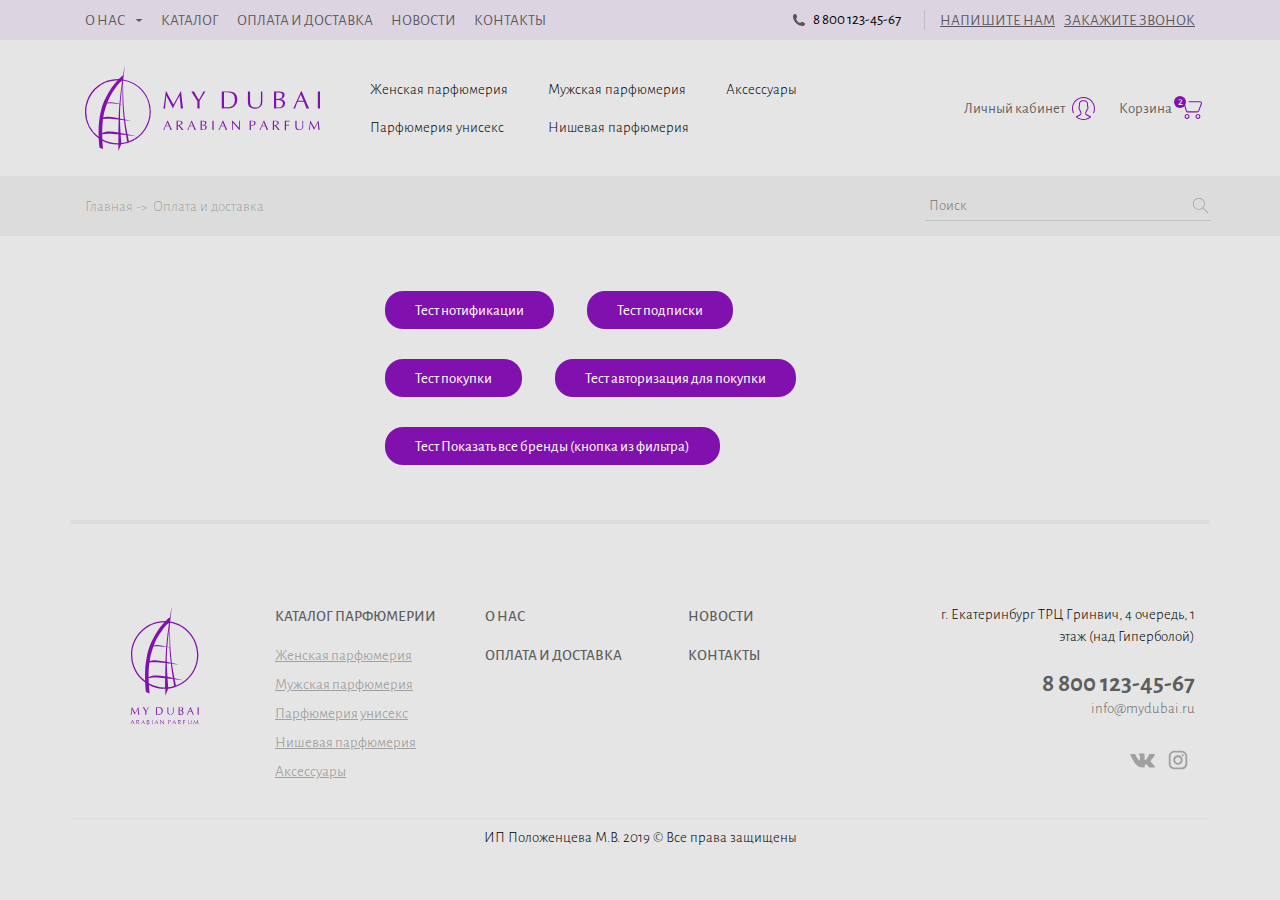
<file: testing.html>
<!doctype html>
<html lang="en">
<head>
    <meta charset="UTF-8">
    <meta name="viewport"
          content="width=device-width, user-scalable=no, initial-scale=1, shrink-to-fit=no">
    <meta http-equiv="X-UA-Compatible" content="ie=edge">
    <meta name="format-detection" content="telephone=no">
    <title>My Dubai</title>
    <script
            src="https://code.jquery.com/jquery-3.3.1.js"
            integrity="sha256-2Kok7MbOyxpgUVvAk/HJ2jigOSYS2auK4Pfzbm7uH60="
            crossorigin="anonymous"></script>
    <link href="https://fonts.googleapis.com/css?family=Alegreya+Sans:300,400,500,700|Cormorant:300,400,500,700&amp;subset=cyrillic,cyrillic-ext" rel="stylesheet">
    <link rel="stylesheet" href="https://maxcdn.bootstrapcdn.com/bootstrap/4.0.0/css/bootstrap.min.css" integrity="sha384-Gn5384xqQ1aoWXA+058RXPxPg6fy4IWvTNh0E263XmFcJlSAwiGgFAW/dAiS6JXm" crossorigin="anonymous">
    <link href="sass/style.css" rel="stylesheet">
</head>
<body>
<header>
    <div class="container-fluid header__navigation">
        <div class="container">
            <div class="row">
                <div class="header__item header__navigation__nav col-lg-6 col-sm-4 col-7">
                    <button class="mobil-collapse__btn collapsed" type="button" data-toggle="collapse" data-target=".mobil-collapse" aria-expanded="false"></button>
                    <ul class="mobil-collapse navbar-collapse collapse">
                        <button class="mobil-collapse__btn collapsed inside-btn" type="button" data-toggle="collapse" data-target=".mobil-collapse" aria-expanded="false"></button>
                        <li class="mobil-collapse__has-drop" data-toggle-t-my="drop_sub_menu">
                            <a href="#" data-toggle-f-my="drop_sub_menu">О Нас</a>
                            <ul class="mobil-collapse__drop-menu" data-toggle-t-my="drop_sub_menu">
                                <li>
                                    <a href="about_us.html">О Нас</a>
                                </li>
                                <li>
                                    <a href="404.html">Отзывы</a>
                                </li>
                                <li>
                                    <a href="404.html">Программа лояльности</a>
                                </li>
                            </ul>
                        </li>
                        <li>
                            <a href="catalog.html">Каталог</a>
                        </li>
                        <li>
                            <a href="about_cur.html">Оплата и доставка</a>
                        </li>
                        <li>
                            <a href="news.html">Новости</a>
                        </li>
                        <li>
                            <a href="contact.html">Контакты</a>
                        </li>
                        <ul class="mobil-collapse__sub-menu">
                            <li>
                                <a class="mobil-collapse__sub-menu__call-back" href="#">Напишите нам</a>
                            </li>
                            <li>
                                <a class="mobil-collapse__sub-menu__call-back" data-toggle-f-my='user_call' href="#">ЗАКАЖИТЕ ЗВОНОК</a>
                                <div class="my-drop my-drop__user_cab mod-call" data-toggle-t-my='user_call'>
                                    <form>
                                        <p class="my-drop__user_cab__title">Наш менеджер свяжется с Вами в ближайшее время</p>
                                        <span>
                                        <input type="text" placeholder="Имя">
                                    </span>
                                        <span>
                                        <input type="number" placeholder="+7 (___) ___-__-__">
                                    </span>
                                        <span>
                                        <input class="btn btn__purple purple-block" type="submit" value="ВОЙТИ">
                                    </span>
                                    </form>
                                </div>
                            </li>
                            <li class="header__navigation__tel__li">
                                <a href="tel:8 800 123-45-67" class="header__navigation__tel__link">8 800 123-45-67</a>
                            </li>
                            <form class="header__breadcrumbs__search d-md-none d-flex">
                                <input type="text" name="search" placeholder="Поиск">
                                <label><input type="submit" value=""></label>
                            </form>
                        </ul>
                    </ul>
                </div>
                <div class="header__item header__navigation__tel col-xl-3 col-lg col-4 d-sm-flex d-none">
                    <a href="tel:8 800 123-45-67" class="header__navigation__tel__link">8 800 123-45-67</a>
                </div>
                <div class="header__item header__navigation__call-back col-xl-3 col-lg d-lg-flex d-none">
                    <ul>
                        <li>
                            <a href="#">Напишите нам</a>
                        </li>
                        <li>
                            <a href="#" data-toggle-f-my='user_call'>ЗАКАЖИТЕ ЗВОНОК</a>
                            <div class="my-drop my-drop__user_cab mod-call" data-toggle-t-my='user_call'>
                                <form>
                                    <p class="my-drop__user_cab__title">Наш менеджер свяжется с Вами в ближайшее время</p>
                                    <span>
                                        <input type="text" placeholder="Имя">
                                    </span>
                                    <span>
                                        <input type="number" placeholder="+7 (___) ___-__-__">
                                    </span>
                                    <span>
                                        <input class="btn btn__purple purple-block" type="submit" value="ВОЙТИ">
                                    </span>
                                </form>
                            </div>
                        </li>
                    </ul>
                </div>
                <div class="header__item header__navigation__logo col-lg-3 col-md-3 col-sm-5 col-7">
                    <a href="index.html" class="header__navigation__logo__wrap">
                        <img src="assets/img/logo-1.svg" alt="logo">
                    </a>
                </div>
                <div class="header__item header__navigation__catalog col-xl-6 col-lg-5 col-md-9 col-sm-7 col-5">
                    <button class="catalog-collapse__btn collapsed" type="button" data-toggle="collapse" data-target=".catalog-collapse" aria-expanded="false">Каталог</button>
                    <ul class="catalog-collapse collapse">
                        <li>
                            <a href="#">Женская парфюмерия</a>
                        </li>
                        <li>
                            <a href="#">Мужская парфюмерия</a>
                        </li>
                        <li>
                            <a href="#">Аксессуары</a>
                        </li>
                        <li>
                            <a href="#">Парфюмерия унисекс</a>
                        </li>
                        <li>
                            <a href="#">Нишевая парфюмерия</a>
                        </li>
                    </ul>
                </div>
                <div class="header__item header__navigation__user col-xl-3 col-sm-4 col-5">
                    <ul>
                        <li>
                            <a class="header__navigation__user__profile" href="user_cab.html" data-toggle-f-my='drop_user_cab'>Личный кабинет</a>
                            <div class="my-drop my-drop__user_cab mod-user" data-toggle-t-my='drop_user_cab'>
                                <form>
                                    <p class="my-drop__user_cab__title">Авторизация</p>
                                    <span>
                                        <input type="email" placeholder="E-mail">
                                    </span>
                                    <span>
                                        <input type="password" placeholder="Пароль">
                                    </span>
                                    <span>
                                        <input class="btn btn__purple purple-block" type="submit" value="ВОЙТИ">
                                    </span>
                                    <a href="#" class="my-drop__user_cab__register">Регистрация</a>
                                    <a href="#" class="my-drop__user_cab__forget" data-toggle-f-my='drop_user_cab_forget'>Забыли пароль?</a>
                                </form>
                            </div>
                            <div class="my-drop my-drop__user_cab mod-user" data-toggle-t-my='drop_user_cab_forget'>
                                <form>
                                    <p class="my-drop__user_cab__title">Забыли пароль?</p>
                                    <span>
                                        <input type="email" placeholder="E-mail">
                                    </span>
                                    <span>
                                        <input class="btn btn__purple purple-block" type="submit" value="ОТПРАВИТЬ">
                                    </span>
                                    <a href="#" class="my-drop__user_cab__register" data-toggle-f-my='drop_user_cab'>Войти</a>
                                </form>
                            </div>
                        </li>
                        <li>
                            <label class="header__navigation__user__basket__count">2</label>
                            <a class="header__navigation__user__basket" href="basket.html">Корзина</a>
                        </li>
                    </ul>
                </div>
            </div>
        </div>
    </div>
    <div class="container-fluid header__breadcrumbs">
       <div class="container">
           <div class="row">
               <ul class="header__breadcrumbs__link">
                   <li>
                       <a href="index.html">Главная</a>
                   </li>
                   <li>
                       <a href="about_cur.html">Оплата и доставка</a>
                   </li>
               </ul>
               <form class="header__breadcrumbs__search col-lg-3 col-md-4 col-5 d-md-flex d-none">
                    <input type="text" name="search" placeholder="Поиск">
                    <label><input type="submit" value=""></label>
               </form>
           </div>
       </div>
    </div>
</header>
<main>
    <div class="container testing">
        <div class="row">
            <div class="col-md-6 col-12 mx-auto">
                <button class="btn btn__purple" data-toggle-f-my='notification'>Тест нотификации</button>
                <button class="btn btn__purple" data-toggle-f-my='subscribe'>Тест подписки</button>
                <button class="btn btn__purple" data-toggle-f-my='confirm-buy'>Тест покупки</button>
                <button class="btn btn__purple" data-toggle-f-my='auth'>Тест авторизация для покупки</button>
                <button class="btn btn__purple" data-toggle-f-my='brand-teg'>Тест Показать все бренды (кнопка из фильтра)</button>

            </div>
        </div>
    </div>
    <div class="modal-wrap">
        <div class="my-drop my-drop__user_cab mod-auth" data-toggle-t-my='auth'>
            <form>
                <p class="my-drop__user_cab__title">Авторизуйтесь для оформления заказа</p>
                <span>
                                        <input type="email" placeholder="E-mail">
                                    </span>
                <span>
                                        <input type="password" placeholder="Пароль">
                                    </span>
                <span>
                                        <input class="btn btn__purple purple-block" type="submit" value="ВОЙТИ">
                </span>
                    <a href="#" class="btn btn__ghost">Регистрация</a>
                <a href="#" class="my-drop__user_cab__forget" data-toggle-f-my='drop_user_cab_forget'>Забыли пароль?</a>
            </form>
        </div>
        <div class="my-drop my-drop__user_cab mod-subscribe" data-toggle-t-my='subscribe'>
            <p class="my-drop__user_cab__title">Вы успешно подписались на рассылку акционных предложений и новостей нашего магазина!</p>
            <p class="my-drop__user_cab__sub-title">Теперь Вы одним из первых будете узнавать о специальных предложениях и свежих поступлениях парфюмерии</p>
            <button class="btn btn__purple purple-block" data-close-my="close">Ок</button>
        </div>
        <div class="my-drop my-drop__user_cab mod-subscribe mod-confirm-buy" data-toggle-t-my='confirm-buy'>
            <p class="my-drop__user_cab__title">Спасибо за Ваш заказ</p>
            <p class="my-drop__user_cab__strong">№00001</p>
            <p class="my-drop__user_cab__sub-title">Подтверждающее письмо уже отправлено на Ваш e-mail</p>
            <p class="my-drop__user_cab__sub-title">Ожидайте звонка от представителя компании для подтверждения заказа</p>
            <button class="btn btn__purple purple-block" data-close-my="close">На главную</button>
        </div>
        <div class="container notification" data-toggle-t-my='notification'>
            <div class="row">
                <div class="col-12">
                    <div class="notification__body">
                        <p>Attar Collection Khaltat Night успешно добавлен в корзину!</p>
                    </div>
                </div>
            </div>
        </div>
        <div class="my-drop my-drop__brand" data-toggle-t-my='brand-teg'>
            <form>
                    <ul class="mod-column">
                        <li>
                            <p class="my-drop__brand__title">b</p>
                        </li>
                        <li>
                            <label>
                                       <span>
                                           <input type="checkbox">
                                       </span>
                                <p>BL Battash</p>
                            </label>
                        </li>
                        <li>
                            <label>
                                       <span>
                                           <input type="checkbox">
                                       </span>
                                <p>Bnfas Al Khaleej </p>
                            </label>
                        </li>
                        <li>
                            <label>
                                       <span>
                                           <input type="checkbox">
                                       </span>
                                <p>BRL-REHAB AMOUAGE </p>
                            </label>
                        </li>
                        <li>
                            <label>
                                       <span>
                                           <input type="checkbox">
                                       </span>
                                <p>BYL ZAAFARAN</p>
                            </label>
                        </li>
                        <li>
                            <p class="my-drop__brand__title">b</p>
                        </li>
                        <li>
                            <label>
                                       <span>
                                           <input type="checkbox">
                                       </span>
                                <p>BL Battash</p>
                            </label>
                        </li>
                        <li>
                            <label>
                                       <span>
                                           <input type="checkbox">
                                       </span>
                                <p>Bnfas Al Khaleej </p>
                            </label>
                        </li>
                        <li>
                            <label>
                                       <span>
                                           <input type="checkbox">
                                       </span>
                                <p>BRL-REHAB AMOUAGE </p>
                            </label>
                        </li>
                        <li>
                            <label>
                                       <span>
                                           <input type="checkbox">
                                       </span>
                                <p>BYL ZAAFARAN</p>
                            </label>
                        </li>
                        <li>
                            <label>
                                       <span>
                                           <input type="checkbox">
                                       </span>
                                <p>Bnfas Al Khaleej </p>
                            </label>
                        </li>
                        <li>
                            <label>
                                       <span>
                                           <input type="checkbox">
                                       </span>
                                <p>BRL-REHAB AMOUAGE </p>
                            </label>
                        </li>
                        <li>
                            <p class="my-drop__brand__title">b</p>
                        </li>
                        <li>
                            <label>
                                       <span>
                                           <input type="checkbox">
                                       </span>
                                <p>BL Battash</p>
                            </label>
                        </li>
                        <li>
                            <label>
                                       <span>
                                           <input type="checkbox">
                                       </span>
                                <p>Bnfas Al Khaleej </p>
                            </label>
                        </li>
                        <li>
                            <label>
                                       <span>
                                           <input type="checkbox">
                                       </span>
                                <p>BRL-REHAB AMOUAGE </p>
                            </label>
                        </li>
                        <li>
                            <label>
                                       <span>
                                           <input type="checkbox">
                                       </span>
                                <p>BYL ZAAFARAN</p>
                            </label>
                        </li>
                        <li>
                            <label>
                                       <span>
                                           <input type="checkbox">
                                       </span>
                                <p>Bnfas Al Khaleej </p>
                            </label>
                        </li>
                        <li>
                            <label>
                                       <span>
                                           <input type="checkbox">
                                       </span>
                                <p>BRL-REHAB AMOUAGE </p>
                            </label>
                        </li>
                        <li>
                            <p class="my-drop__brand__title">b</p>
                        </li>
                        <li>
                            <label>
                                       <span>
                                           <input type="checkbox">
                                       </span>
                                <p>BL Battash</p>
                            </label>
                        </li>
                        <li>
                            <label>
                                       <span>
                                           <input type="checkbox">
                                       </span>
                                <p>Bnfas Al Khaleej </p>
                            </label>
                        </li>
                        <li>
                            <label>
                                       <span>
                                           <input type="checkbox">
                                       </span>
                                <p>BRL-REHAB AMOUAGE </p>
                            </label>
                        </li>
                        <li>
                            <p class="my-drop__brand__title">b</p>
                        </li>
                        <li>
                            <label>
                                       <span>
                                           <input type="checkbox">
                                       </span>
                                <p>BL Battash</p>
                            </label>
                        </li>
                        <li>
                            <label>
                                       <span>
                                           <input type="checkbox">
                                       </span>
                                <p>Bnfas Al Khaleej </p>
                            </label>
                        </li>
                        <li>
                            <label>
                                       <span>
                                           <input type="checkbox">
                                       </span>
                                <p>BRL-REHAB AMOUAGE </p>
                            </label>
                        </li>
                        <li>
                            <label>
                                       <span>
                                           <input type="checkbox">
                                       </span>
                                <p>BYL ZAAFARAN</p>
                            </label>
                        </li>
                        <li>
                            <label>
                                       <span>
                                           <input type="checkbox">
                                       </span>
                                <p>Bnfas Al Khaleej </p>
                            </label>
                        </li>
                        <li>
                            <label>
                                       <span>
                                           <input type="checkbox">
                                       </span>
                                <p>BRL-REHAB AMOUAGE </p>
                            </label>
                        </li>
                        <li>
                            <label>
                                       <span>
                                           <input type="checkbox">
                                       </span>
                                <p>BRL-REHAB AMOUAGE </p>
                            </label>
                        </li>
                        <li>
                            <label>
                                       <span>
                                           <input type="checkbox">
                                       </span>
                                <p>BYL ZAAFARAN</p>
                            </label>
                        </li>
                        <li>
                            <label>
                                       <span>
                                           <input type="checkbox">
                                       </span>
                                <p>Bnfas Al Khaleej </p>
                            </label>
                        </li>
                        <li>
                            <label>
                                       <span>
                                           <input type="checkbox">
                                       </span>
                                <p>BL Battash</p>
                            </label>
                        </li>
                        <li>
                            <label>
                                       <span>
                                           <input type="checkbox">
                                       </span>
                                <p>Bnfas Al Khaleej </p>
                            </label>
                        </li>
                        <li>
                            <label>
                                       <span>
                                           <input type="checkbox">
                                       </span>
                                <p>Bnfas Al Khaleej </p>
                            </label>
                        </li>
                        <li>
                            <label>
                                       <span>
                                           <input type="checkbox">
                                       </span>
                                <p>BRL-REHAB AMOUAGE </p>
                            </label>
                        </li>
                        <li>
                            <p class="my-drop__brand__title">b</p>
                        </li>
                        <li>
                            <label>
                                       <span>
                                           <input type="checkbox">
                                       </span>
                                <p>BL Battash</p>
                            </label>
                        </li>
                        <li>
                            <label>
                                       <span>
                                           <input type="checkbox">
                                       </span>
                                <p>Bnfas Al Khaleej </p>
                            </label>
                        </li>
                        <li>
                            <label>
                                       <span>
                                           <input type="checkbox">
                                       </span>
                                <p>BRL-REHAB AMOUAGE </p>
                            </label>
                        </li>
                        <li>
                            <p class="my-drop__brand__title">b</p>
                        </li>
                        <li>
                            <label>
                                       <span>
                                           <input type="checkbox">
                                       </span>
                                <p>BL Battash</p>
                            </label>
                        </li>
                        <li>
                            <label>
                                       <span>
                                           <input type="checkbox">
                                       </span>
                                <p>Bnfas Al Khaleej </p>
                            </label>
                        </li>
                    </ul>
            </form>
        </div>
    </div>
</main>
<footer>
    <div class="container footer__body">
        <div class="row">
            <div class="footer__body__logo col-2 d-lg-block d-none">
                <a href="index.html">
                    <img src="assets/img/logo-2.svg" alt="logo">
                </a>
            </div>
            <div class="footer__body__catalog col-xl-2 col-lg-3 col-sm-4 col-12">
                <a href="catalog.html">КАТАЛОГ ПАРФЮМЕРИИ</a>
                <button class="footer-catalog-collapse__btn collapsed" type="button" data-toggle="collapse" data-target=".footer-catalog-collapse" aria-expanded="false">Каталог</button>
                <ul class="footer-catalog-collapse collapse">
                    <li>
                        <a href="catalog.html">Женская парфюмерия</a>
                    </li>
                    <li>
                        <a href="catalog.html">Мужская парфюмерия</a>
                    </li>
                    <li>
                        <a href="catalog.html">Парфюмерия унисекс</a>
                    </li>
                    <li>
                        <a href="catalog.html">Нишевая парфюмерия</a>
                    </li>
                    <li>
                        <a href="catalog.html">Аксессуары</a>
                    </li>
                </ul>
            </div>
            <div class="footer__body__nav col-xl-5 col-lg-4 col-sm-4 col-12">
                <ul>
                    <li>
                        <a href="about_us.html">О НАС</a>
                    </li>
                    <li>
                        <a href="news.html">НОВОСТИ</a>
                    </li>
                    <li>
                        <a href="about_cur.html">ОПЛАТА И ДОСТАВКА</a>
                    </li>
                    <li>
                        <a href="contact.html">КОНТАКТЫ</a>
                    </li>
                </ul>
            </div>
            <div class="footer__body__contact col-lg-3 col-sm-4 col-12">
                <p>г. Екатеринбург ТРЦ Гринвич, 4 очередь, 1 этаж (над Гиперболой)</p>
                <a href="tel:88001234567" class="footer__body__contact__tel">8 800 123-45-67</a>
                <a href="mailto:info@mydubai.ru" class="footer__body__contact__mail">info@mydubai.ru</a>
                <div class="footer__body__contact__social">
                    <a href="#" class="ico-vk"></a>
                    <a href="#" class="ico-insta"></a>
                </div>
            </div>
            <div class="footer__body__copyright col-12">
                <p>ИП Положенцева М.В. 2019 © Все права защищены</p>
            </div>
        </div>
    </div>
</footer>
<script src="https://cdnjs.cloudflare.com/ajax/libs/popper.js/1.12.9/umd/popper.min.js" integrity="sha384-ApNbgh9B+Y1QKtv3Rn7W3mgPxhU9K/ScQsAP7hUibX39j7fakFPskvXusvfa0b4Q" crossorigin="anonymous"></script>
<script src="https://maxcdn.bootstrapcdn.com/bootstrap/4.0.0/js/bootstrap.min.js" integrity="sha384-JZR6Spejh4U02d8jOt6vLEHfe/JQGiRRSQQxSfFWpi1MquVdAyjUar5+76PVCmYl" crossorigin="anonymous"></script>
<script src="assets/js/script.js"></script>
</body>
</html>
</file>
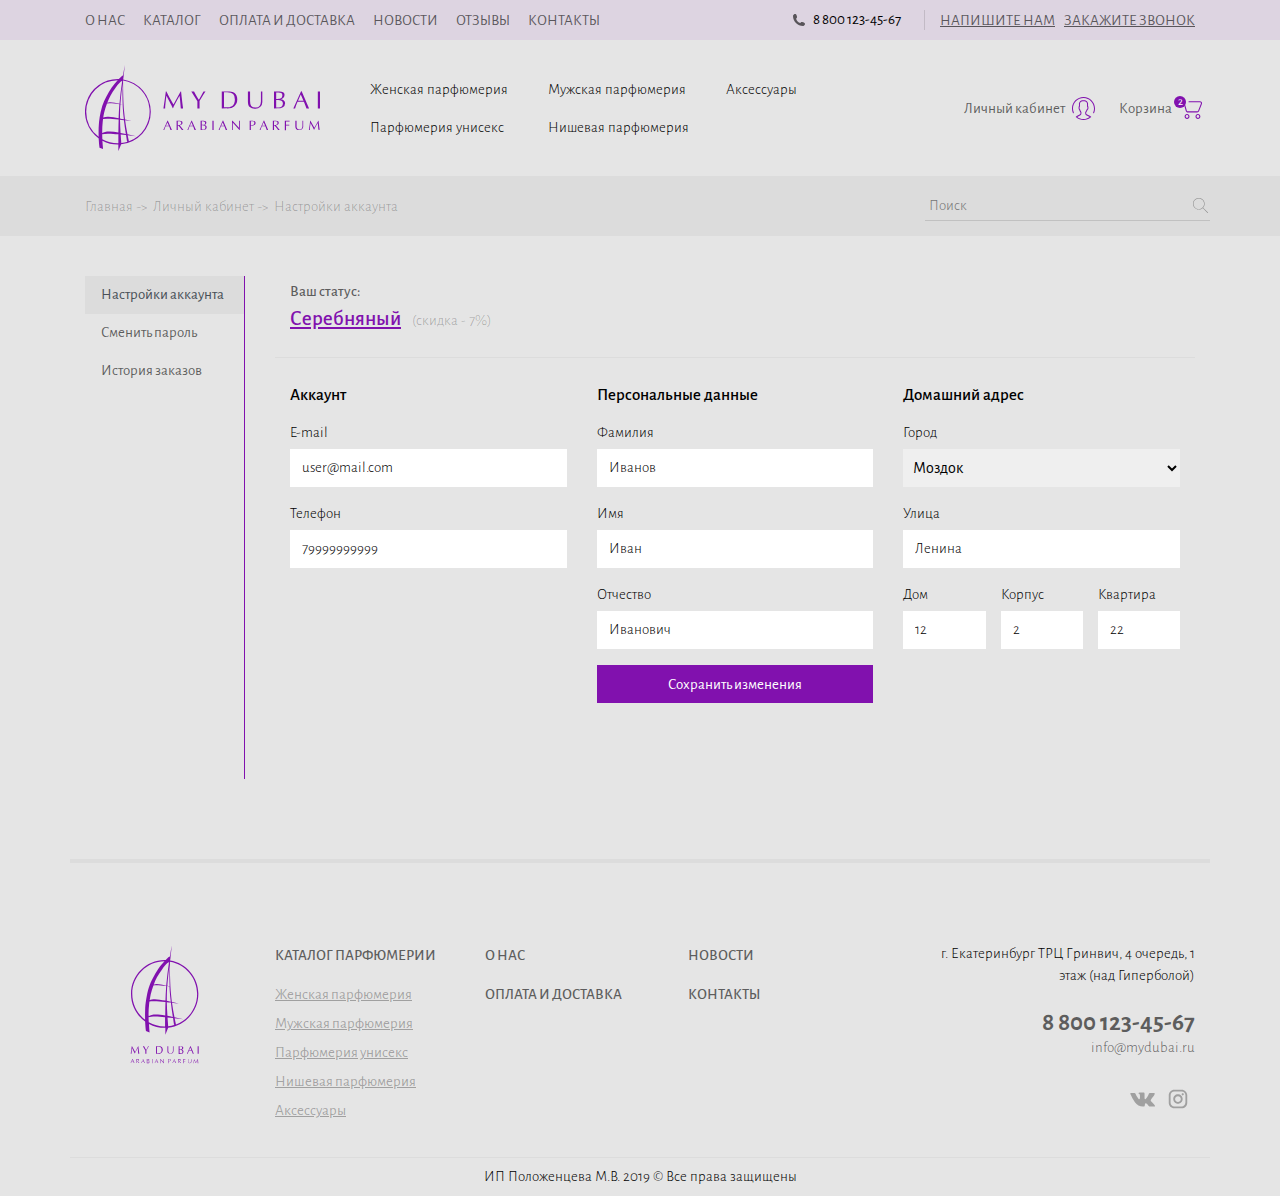
<file: user_cab.html>
<!doctype html>
<html lang="en">
<head>
    <meta charset="UTF-8">
    <meta name="viewport"
          content="width=device-width, user-scalable=no, initial-scale=1, shrink-to-fit=no">
    <meta http-equiv="X-UA-Compatible" content="ie=edge">
    <meta name="format-detection" content="telephone=no">
    <title>My Dubai</title>
    <script
            src="https://code.jquery.com/jquery-3.3.1.js"
            integrity="sha256-2Kok7MbOyxpgUVvAk/HJ2jigOSYS2auK4Pfzbm7uH60="
            crossorigin="anonymous"></script>
    <link href="https://fonts.googleapis.com/css?family=Alegreya+Sans:300,400,500,700|Cormorant:300,400,500,700&amp;subset=cyrillic,cyrillic-ext" rel="stylesheet">
    <link rel="stylesheet" href="https://maxcdn.bootstrapcdn.com/bootstrap/4.0.0/css/bootstrap.min.css" integrity="sha384-Gn5384xqQ1aoWXA+058RXPxPg6fy4IWvTNh0E263XmFcJlSAwiGgFAW/dAiS6JXm" crossorigin="anonymous">
    <link href="sass/style.css" rel="stylesheet">
</head>
<body>
<header>
    <div class="container-fluid header__navigation">
        <div class="container">
            <div class="row">
                <div class="header__item header__navigation__nav col-lg-6 col-sm-4 col-7">
                    <button class="mobil-collapse__btn collapsed" type="button" data-toggle="collapse" data-target=".mobil-collapse" aria-expanded="false"></button>
                    <ul class="mobil-collapse navbar-collapse collapse">
                        <li>
                            <a href="about_us.html">О Нас</a>
                        </li>
                        <li>
                            <a href="catalog.html">Каталог</a>
                        </li>
                        <li>
                            <a href="about_cur.html">Оплата и доставка</a>
                        </li>
                        <li>
                            <a href="news.html">Новости</a>
                        </li>
                        <li>
                            <a href="404.html">Отзывы</a>
                        </li>
                        <li>
                            <a href="contact.html">Контакты</a>
                        </li>
                        <ul class="mobil-collapse__sub-menu">
                            <li>
                                <a class="mobil-collapse__sub-menu__call-back" href="#">Напишите нам</a>
                            </li>
                            <li>
                                <a class="mobil-collapse__sub-menu__call-back" href="#">ЗАКАЖИТЕ ЗВОНОК</a>
                            </li>
                            <li>
                                <a href="tel:8 800 123-45-67" class="header__navigation__tel__link">8 800 123-45-67</a>
                            </li>
                            <form class="header__breadcrumbs__search d-md-none d-flex">
                                <input type="text" name="search" placeholder="Поиск">
                                <label><input type="submit" value=""></label>
                            </form>
                        </ul>
                    </ul>
                </div>
                <div class="header__item header__navigation__tel col-xl-3 col-lg col-4 d-sm-flex d-none">
                    <a href="tel:8 800 123-45-67" class="header__navigation__tel__link">8 800 123-45-67</a>
                </div>
                <div class="header__item header__navigation__call-back col-xl-3 col-lg d-lg-flex d-none">
                    <ul>
                        <li>
                            <a href="#">Напишите нам</a>
                        </li>
                        <li>
                            <a href="#">ЗАКАЖИТЕ ЗВОНОК</a>
                        </li>
                    </ul>
                </div>
                <div class="header__item header__navigation__logo col-lg-3 col-md-3 col-sm-5 col-7">
                    <a href="index.html" class="header__navigation__logo__wrap">
                        <img src="assets/img/logo-1.svg" alt="logo">
                    </a>
                </div>
                <div class="header__item header__navigation__catalog col-xl-6 col-lg-5 col-md-9 col-sm-7 col-5">
                    <button class="catalog-collapse__btn collapsed" type="button" data-toggle="collapse" data-target=".catalog-collapse" aria-expanded="false">Каталог</button>
                    <ul class="catalog-collapse collapse">
                        <li>
                            <a href="#">Женская парфюмерия</a>
                        </li>
                        <li>
                            <a href="#">Мужская парфюмерия</a>
                        </li>
                        <li>
                            <a href="#">Аксессуары</a>
                        </li>
                        <li>
                            <a href="#">Парфюмерия унисекс</a>
                        </li>
                        <li>
                            <a href="#">Нишевая парфюмерия</a>
                        </li>
                    </ul>
                </div>
                <div class="header__item header__navigation__user col-xl-3 col-sm-4 col-5">
                    <ul>
                        <li>
                            <a class="header__navigation__user__profile" href="user_cab.html">Личный кабинет</a>
                        </li>
                        <li>
                            <label class="header__navigation__user__basket__count">2</label>
                            <a class="header__navigation__user__basket" href="basket.html">Корзина</a>
                        </li>
                    </ul>
                </div>
            </div>
        </div>
    </div>
    <div class="container-fluid header__breadcrumbs">
       <div class="container">
           <div class="row">
               <ul class="header__breadcrumbs__link">
                   <li>
                       <a href="index.html">Главная</a>
                   </li>
                   <li>
                       <a href="about_cur.html">Личный кабинет</a>
                   </li>
                   <li>
                       <a href="about_cur.html">Настройки аккаунта</a>
                   </li>
               </ul>
               <form class="header__breadcrumbs__search col-lg-3 col-md-4 col-5 d-md-flex d-none">
                    <input type="text" name="search" placeholder="Поиск">
                    <label><input type="submit" value=""></label>
               </form>
           </div>
       </div>
    </div>
</header>
<main>
   <div class="container user-private">
       <div class="row">
           <div class="col-xl-2 col-lg-3 col-12">
               <ul class="nav nav-tabs" role="tablist">
                   <li class="nav-item">
                       <a class="nav-link active" id="account-setting-tab" data-toggle="tab" href="#account-setting" role="tab" aria-controls="account-setting" aria-selected="true">
                           Настройки аккаунта
                       </a>
                   </li>
                   <li class="nav-item">
                       <a class="nav-link" id="change-pass-tab" data-toggle="tab" href="#change-pass" role="tab" aria-controls="change-pass" aria-selected="true">
                           Сменить пароль
                       </a>
                   </li>
                   <li class="nav-item">
                       <a class="nav-link" id="history-buy-tab" data-toggle="tab" href="#history-buy" role="tab" aria-controls="history-buy" aria-selected="true">
                           История заказов
                       </a>
                   </li>
               </ul>
           </div>
           <div class="col-xl-10 col-lg-9 col-12">
               <div class="col-12 user-private__header">
                   <p>Ваш статус:</p>
                   <a href="#">Серебняный</a>
                   <span>(скидка - 7%)</span>
               </div>
               <div class="col-12 user-private__body">
                   <div class="tab-pane fade show active user-private__body__account-setting" id="account-setting" role="tabpanel" aria-labelledby="account-setting-tab">
                       <form>
                           <div class="col-md-4 col-sm-8 col-12 mx-auto mx-md-0 form__item">
                               <h3>Аккаунт</h3>
                               <div class="form__item__input ">
                                   <p>E-mail</p>
                                   <span>
                                       <input type="email" value="user@mail.com">
                                   </span>
                               </div>
                               <div class="form__item__input ">
                                   <p>Телефон</p>
                                   <span class="phone-mask">
                                       <input type="number" value="79999999999"  >
                                   </span>
                               </div>
                           </div>
                           <div class="col-md-4 col-sm-8 col-12 mx-auto mx-md-0 form__item">
                               <h3>Персональные данные</h3>
                               <div class="form__item__input ">
                                   <p>Фамилия</p>
                                   <span>
                                       <input type="text" value="Иванов"  >
                                   </span>
                               </div>
                               <div class="form__item__input ">
                                   <p>Имя</p>
                                   <span>
                                       <input type="text" value="Иван"  >
                                   </span>
                               </div>
                               <div class="form__item__input ">
                                   <p>Отчество</p>
                                   <span>
                                       <input type="text" value="Иванович" >
                                   </span>
                               </div>
                           </div>
                           <div class="col-md-4 col-sm-8 col-12 mx-auto mx-md-0 form__item">
                               <h3>Домашний адрес</h3>
                               <div class="form__item__input ">
                                   <p>Город</p>
                                   <span>
                                      <select>
                                        <option value="def" disabled>Город</option>
                                        <option value="1" selected>Моздок</option>
                                        <option value="2">Москва</option>
                                        <option value="3">Москаьск</option>
                                        <option value="4">Монино</option>
                                    </select>
                                   </span>
                               </div>
                               <div class="form__item__input ">
                                   <p>Улица</p>
                                   <span>
                                       <input type="text" value="Ленина" >
                                   </span>
                               </div>
                               <div class="form__item__input w-3-to-1 ">
                                   <p>Дом</p>
                                   <span>
                                       <input type="number" value="12" >
                                   </span>
                               </div>
                               <div class="form__item__input w-3-to-1 ">
                                   <p>Корпус</p>
                                   <span>
                                       <input type="number" value="2" >
                                   </span>
                               </div>
                               <div class="form__item__input w-3-to-1 ">
                                   <p>Квартира</p>
                                   <span>
                                       <input type="number" value="22" >
                                   </span>
                               </div>
                           </div>
                           <div class="form__item col-md-4 col-sm-8 col-12 mx-auto">
                               <span>
                                   <input type="submit" class="btn btn__purple purple-block"  name="sub" value="Сохранить изменения">
                               </span>
                           </div>
                       </form>
                   </div>
                   <div class="tab-pane fade user-private__body__change-pass" id="change-pass" role="tabpanel" aria-labelledby="change-pass-tab">
                       <form>
                           <div class="col-md-4 col-sm-8 col-12">
                               <h3>Сменить пароль</h3>
                               <span>
                                   <input type="password" placeholder="Старый пароль *">
                               </span>
                               <span>
                                   <input type="password" placeholder="Новый пароль *">
                               </span>
                               <span>
                                   <input type="password" placeholder="Повторите пароль *">
                               </span>
                               <span>
                                   <input class="btn btn__purple purple-block" type="submit" value="Сохранить">
                               </span>
                           </div>
                       </form>
                   </div>
                   <div class="tab-pane fade user-private__body__history-buy" id="history-buy" role="tabpanel" aria-labelledby="history-buy-tab">
                       <div class="user-private__body__history-buy__order">
                           <div class="user-private__body__history-buy__order__head">
                               <p>Заказ №00001</p>
                               <span>от 10.01.2019</span>
                           </div>
                           <div class="user-private__body__history-buy__order__body">
                               <div class="user-private__body__history-buy__order__body__item">
                                   <p class="item__name">Ajmal <span>Entice Woman</span></p>
                                   <p class="item__size">75 ml</p>
                                   <p class="item__fix-price">4950 руб</p>
                                   <p class="item__price">3750 руб</p>
                                   <p class="item__value">2 шт</p>
                               </div>
                               <div class="user-private__body__history-buy__order__body__item">
                                   <p class="item__name">Ajmal <span>Entice Woman</span></p>
                                   <p class="item__size">75 ml</p>
                                   <p class="item__fix-price">4950 руб</p>
                                   <p class="item__price">3750 руб</p>
                                   <p class="item__value">2 шт</p>
                               </div>
                               <div class="user-private__body__history-buy__order__body__item">
                                   <p class="item__name">Ajmal <span>Entice Woman</span></p>
                                   <p class="item__size">75 ml</p>
                                   <p class="item__fix-price"></p>
                                   <p class="item__price">3750 руб</p>
                                   <p class="item__value">2 шт</p>
                               </div>
                               <div class="user-private__body__history-buy__order__body__item">
                                   <p class="item__name mod-par">Доставка Почта России</p>
                                   <p class="item__size"></p>
                                   <p class="item__fix-price"></p>
                                   <p class="item__price">4950 руб</p>
                                   <p class="item__value"></p>
                               </div>
                           </div>
                           <div class="user-private__body__history-buy__order__footer">
                               <p>Итого:</p>
                               <span>8400 руб</span>
                               <p>Скидка составила:</p>
                               <span class="small-font">1500 руб</span>
                           </div>
                       </div>
                       <div class="user-private__body__history-buy__order">
                           <div class="user-private__body__history-buy__order__head">
                               <p>Заказ №00001</p>
                               <span>от 10.01.2019</span>
                           </div>
                           <div class="user-private__body__history-buy__order__body">
                               <div class="user-private__body__history-buy__order__body__item">
                                   <p class="item__name">Ajmal <span>Entice Woman</span></p>
                                   <p class="item__size">75 ml</p>
                                   <p class="item__fix-price">4950 руб</p>
                                   <p class="item__price">3750 руб</p>
                                   <p class="item__value">2 шт</p>
                               </div>
                               <div class="user-private__body__history-buy__order__body__item">
                                   <p class="item__name">Ajmal <span>Entice Woman</span></p>
                                   <p class="item__size">75 ml</p>
                                   <p class="item__fix-price">4950 руб</p>
                                   <p class="item__price">3750 руб</p>
                                   <p class="item__value">2 шт</p>
                               </div>
                               <div class="user-private__body__history-buy__order__body__item">
                                   <p class="item__name mod-par">Доставка Самовывоз</p>
                                   <p class="item__size"></p>
                                   <p class="item__fix-price"></p>
                                   <p class="item__price">0 руб</p>
                                   <p class="item__value"></p>
                               </div>
                           </div>
                           <div class="user-private__body__history-buy__order__footer">
                               <p>Итого:</p>
                               <span>8400 руб</span>
                               <p>Скидка составила:</p>
                               <span class="small-font">1500 руб</span>
                           </div>
                       </div>
                   </div>
               </div>
           </div>
       </div>
   </div>
</main>
<footer>
    <div class="container footer__body">
        <div class="row">
            <div class="footer__body__logo col-2 d-lg-block d-none">
                <a href="index.html">
                    <img src="assets/img/logo-2.svg" alt="logo">
                </a>
            </div>
            <div class="footer__body__catalog col-xl-2 col-lg-3 col-sm-4 col-12">
                <a href="catalog.html">КАТАЛОГ ПАРФЮМЕРИИ</a>
                <button class="footer-catalog-collapse__btn collapsed" type="button" data-toggle="collapse" data-target=".footer-catalog-collapse" aria-expanded="false">Каталог</button>
                <ul class="footer-catalog-collapse collapse">
                    <li>
                        <a href="catalog.html">Женская парфюмерия</a>
                    </li>
                    <li>
                        <a href="catalog.html">Мужская парфюмерия</a>
                    </li>
                    <li>
                        <a href="catalog.html">Парфюмерия унисекс</a>
                    </li>
                    <li>
                        <a href="catalog.html">Нишевая парфюмерия</a>
                    </li>
                    <li>
                        <a href="catalog.html">Аксессуары</a>
                    </li>
                </ul>
            </div>
            <div class="footer__body__nav col-xl-5 col-lg-4 col-sm-4 col-12">
                <ul>
                    <li>
                        <a href="about_us.html">О НАС</a>
                    </li>
                    <li>
                        <a href="news.html">НОВОСТИ</a>
                    </li>
                    <li>
                        <a href="about_cur.html">ОПЛАТА И ДОСТАВКА</a>
                    </li>
                    <li>
                        <a href="contact.html">КОНТАКТЫ</a>
                    </li>
                </ul>
            </div>
            <div class="footer__body__contact col-lg-3 col-sm-4 col-12">
                <p>г. Екатеринбург ТРЦ Гринвич, 4 очередь, 1 этаж (над Гиперболой)</p>
                <a href="tel:88001234567" class="footer__body__contact__tel">8 800 123-45-67</a>
                <a href="mailto:info@mydubai.ru" class="footer__body__contact__mail">info@mydubai.ru</a>
                <div class="footer__body__contact__social">
                    <a href="#" class="ico-vk"></a>
                    <a href="#" class="ico-insta"></a>
                </div>
            </div>
            <div class="footer__body__copyright col-12">
                <p>ИП Положенцева М.В. 2019 © Все права защищены</p>
            </div>
        </div>
    </div>
</footer>
<script src="https://cdnjs.cloudflare.com/ajax/libs/popper.js/1.12.9/umd/popper.min.js" integrity="sha384-ApNbgh9B+Y1QKtv3Rn7W3mgPxhU9K/ScQsAP7hUibX39j7fakFPskvXusvfa0b4Q" crossorigin="anonymous"></script>
<script src="https://maxcdn.bootstrapcdn.com/bootstrap/4.0.0/js/bootstrap.min.js" integrity="sha384-JZR6Spejh4U02d8jOt6vLEHfe/JQGiRRSQQxSfFWpi1MquVdAyjUar5+76PVCmYl" crossorigin="anonymous"></script>
<script src="assets/js/script.js"></script>
</body>
</html>
</file>
<file: sass/style.css>
@charset "UTF-8";
/* ╨Я╨╡╤А╨╡╨╝╨╡╨╜╨╜╤Л╨╡ */
/* ╨Ь╨╕╨║╤Б╨╕╨╜╤Л */
/* line 1, _btn.scss */
button, button:active, button:hover, button:visited, button:focus {
  outline: none !important;
  cursor: pointer;
}

/* line 6, _btn.scss */
.btn:focus {
  outline: none;
  box-shadow: none;
}
/* line 10, _btn.scss */
.btn__to-cart {
  border-radius: 0;
  border: 0;
  background-color: #8111AE;
  color: white;
  text-transform: uppercase;
  text-align: center;
  font-size: 15px;
  width: 100%;
  height: 42px;
  line-height: 22px;
  padding: 0;
  font-weight: 300;
}
/* line 23, _btn.scss */
.btn__to-cart:hover {
  opacity: 0.6;
}
/* line 26, _btn.scss */
.btn__to-cart:after {
  content: "";
  display: inline-block;
  width: 22px;
  height: 22px;
  margin-left: 10px;
  background: url("../assets/img/cart.svg") no-repeat center;
  background-size: contain;
  vertical-align: sub;
}
/* line 37, _btn.scss */
.btn__purple {
  background-color: #8111AE;
  color: white;
  margin: 0 auto;
  font-size: 15px;
  text-align: center;
  white-space: nowrap;
  padding: 2px 30px 0 30px;
  border-radius: 18px;
  border: none;
  outline: none;
  cursor: pointer;
  height: 38px;
}
/* line 50, _btn.scss */
.btn__purple.purple-block {
  border-radius: 0;
  width: 100%;
  height: 38px;
  font-size: 15px;
  font-weight: normal;
  color: white;
  padding-top: 2px;
}
/* line 59, _btn.scss */
.btn__purple:hover {
  background-color: #4B1177;
}
/* line 63, _btn.scss */
.btn__ghost {
  background-color: white;
  color: #8111AE;
  border: 1px solid #8111AE;
  margin: 0 auto;
  font-size: 15px;
  text-align: center;
  white-space: nowrap;
  padding: 2px 30px 0 30px;
  outline: none;
  border-radius: 0;
  cursor: pointer;
  line-height: 36px;
  font-weight: 500 !important;
  text-decoration: none !important;
  height: 38px;
}
/* line 79, _btn.scss */
.btn__ghost:hover {
  background-color: #8111AE;
  color: white;
  text-decoration: none;
  opacity: 1 !important;
}

/* ╨Ъ╨╜╨╛╨┐╨║╨╕ */
/* line 2, _ico.scss */
.ico-vk {
  display: inline-block;
  width: 25px;
  height: 20px;
  margin: 0 5px;
  background: url("../assets/img/ico/icon_vk.svg") no-repeat center;
  background-size: contain;
}
/* line 10, _ico.scss */
.ico-insta {
  display: inline-block;
  width: 25px;
  height: 20px;
  margin: 0 5px;
  background: url("../assets/img/ico/icon_inst.svg") no-repeat center;
  background-size: contain;
}
/* line 18, _ico.scss */
.ico__up {
  display: inline-block;
  width: 5px;
  height: 12px;
  margin: 0 5px;
  background: url("../assets/img/ico/arr-up.svg") no-repeat center;
  background-size: contain;
}
/* line 26, _ico.scss */
.ico__down {
  display: inline-block;
  width: 5px;
  height: 12px;
  margin: 0 5px;
  background: url("../assets/img/ico/arr-down.svg") no-repeat center;
  background-size: contain;
}
/* line 34, _ico.scss */
.ico__visa {
  display: inline-block;
  width: 32px;
  height: 10px;
  margin: 0 4px;
  background: url("../assets/img/ico/ico__visa.png") no-repeat center;
  background-size: contain;
  vertical-align: baseline !important;
}
/* line 43, _ico.scss */
.ico__mastercard {
  display: inline-block;
  width: 22px;
  height: 14px;
  margin: 0 4px;
  background: url("../assets/img/ico/ico__mastercard.png") no-repeat center;
  background-size: contain;
  vertical-align: baseline !important;
}

/* ╨Ш╨║╨╛╨╜╨║╨╕ */
/* ╨Ь╨╛╨┤╨░╨╗╤М╨╜╨╛╨╡ ╨╛╨║╨╜╨╛ */
/* line 6, style.scss */
body {
  height: 100%;
  margin: 0;
  padding: 0;
  font-family: 'Alegreya Sans', sans-serif;
  overflow-x: hidden;
  background-color: #E5E5E5;
}
/* line 13, style.scss */
body a {
  color: #000000;
  font-size: 15px;
  line-height: 22px;
  cursor: pointer;
}
/* line 19, style.scss */
body p {
  color: #000000;
  font-size: 16px;
  line-height: 22px;
}
/* line 24, style.scss */
body span {
  color: #000000;
  font-size: 16px;
  line-height: 22px;
}
/* line 29, style.scss */
body h1 {
  color: #000000;
  font-size: 40px;
  line-height: 53px;
}
/* line 34, style.scss */
body h2 {
  color: #000000;
  font-size: 24px;
  line-height: 32px;
}
/* line 39, style.scss */
body h3 {
  color: #000000;
  font-size: 18px;
  line-height: 24px;
}
/* line 44, style.scss */
body h4 {
  color: #000000;
  font-size: 17px;
  line-height: 22px;
}
/* line 49, style.scss */
body h5 {
  color: #000000;
  font-size: 16px;
  line-height: 20px;
}
/* line 54, style.scss */
body h6 {
  color: #000000;
  font-size: 14px;
  line-height: 18px;
}

/* ╨б╤В╨╕╨╗╤М ╨┐╨╛ ╤Г╨╝╨╛╨╗╤З╨░╨╜╨╕╤О */
/* line 2, _header.scss */
.header__item {
  margin-bottom: 25px;
  min-height: 40px;
  display: flex;
  flex-direction: row;
  align-items: center;
  flex-shrink: 0;
  flex-grow: 0;
  position: relative;
}
/* line 11, _header.scss */
.header__item ul {
  list-style-type: none;
  padding: 0;
  margin: 0;
  display: flex;
  flex-direction: row;
  flex-wrap: nowrap;
}
/* line 18, _header.scss */
.header__item ul li {
  margin: 0;
  position: relative;
}
/* line 21, _header.scss */
.header__item ul li a {
  cursor: pointer;
}
/* line 27, _header.scss */
.header__navigation {
  position: relative;
  padding: 0;
}
/* line 30, _header.scss */
.header__navigation:before {
  content: "";
  position: absolute;
  left: 0;
  top: 0;
  width: 100%;
  height: 40px;
  background-color: rgba(129, 17, 174, 0.08);
}
/* line 40, _header.scss */
.header__navigation__nav ul {
  justify-content: flex-start;
}
/* line 42, _header.scss */
.header__navigation__nav ul li {
  margin-right: 18px;
}
/* line 44, _header.scss */
.header__navigation__nav ul li.mobil-collapse__has-drop {
  position: relative;
  padding-right: 18px;
}
/* line 47, _header.scss */
.header__navigation__nav ul li.mobil-collapse__has-drop:before {
  content: "";
  position: absolute;
  width: 8px;
  height: 4px;
  right: 0;
  top: 50%;
  transform: translateY(-50%);
  background: url("../assets/img/ico/drop-down.svg") no-repeat center;
  background-size: contain;
}
/* line 59, _header.scss */
.header__navigation__nav ul li.mobil-collapse__has-drop.active:before {
  transform: translateY(-50%) rotate(180deg);
}
/* line 63, _header.scss */
.header__navigation__nav ul li.mobil-collapse__has-drop ul.mobil-collapse__drop-menu {
  position: absolute;
  flex-direction: column;
  display: none;
  background-color: white;
  top: calc(100% + 8px);
  left: 0;
  z-index: 101;
  padding: 6px 0;
}
/* line 72, _header.scss */
.header__navigation__nav ul li.mobil-collapse__has-drop ul.mobil-collapse__drop-menu li {
  margin-right: 0;
}
/* line 74, _header.scss */
.header__navigation__nav ul li.mobil-collapse__has-drop ul.mobil-collapse__drop-menu li a {
  height: 32px;
  padding: 0 14px;
}
/* line 78, _header.scss */
.header__navigation__nav ul li.mobil-collapse__has-drop ul.mobil-collapse__drop-menu li:hover {
  background-color: rgba(0, 0, 0, 0.04);
}
/* line 82, _header.scss */
.header__navigation__nav ul li.mobil-collapse__has-drop ul.mobil-collapse__drop-menu.active {
  display: flex;
}
/* line 87, _header.scss */
.header__navigation__nav ul li a {
  text-transform: uppercase;
  color: rgba(0, 0, 0, 0.6);
  text-decoration: none;
  font-size: 15px;
  font-weight: 400;
  white-space: nowrap;
}
/* line 94, _header.scss */
.header__navigation__nav ul li a:hover {
  color: #8111AE;
}
/* line 101, _header.scss */
.header__navigation__tel {
  justify-content: flex-end;
  padding: 0 24px;
}
/* line 104, _header.scss */
.header__navigation__tel:before {
  content: "";
  position: absolute;
  width: 1px;
  height: 20px;
  right: 0;
  top: 50%;
  transform: translateY(-50%);
  background-color: black;
  opacity: 0.12;
}
/* line 115, _header.scss */
.header__navigation__tel__link {
  position: relative;
  color: #000000;
  padding-left: 20px;
  font-size: 15px;
}
/* line 120, _header.scss */
.header__navigation__tel__link:before {
  content: "";
  position: absolute;
  left: 0;
  top: 0;
  height: 100%;
  min-width: 12px;
  min-height: 12px;
  background: url("../assets/img/phone.svg") no-repeat center;
  background-size: contain;
  opacity: 0.6;
}
/* line 132, _header.scss */
.header__navigation__tel__link:hover {
  color: #8111AE;
}
/* line 138, _header.scss */
.header__navigation__call-back ul {
  justify-content: space-between;
  width: 100%;
}
/* line 142, _header.scss */
.header__navigation__call-back ul li a {
  text-decoration: underline;
  text-transform: uppercase;
  color: rgba(0, 0, 0, 0.6);
  font-size: 15px;
  white-space: nowrap;
}
/* line 148, _header.scss */
.header__navigation__call-back ul li a:hover {
  color: #8111AE;
  opacity: 0.3;
}
/* line 156, _header.scss */
.header__navigation__logo {
  display: block;
}
/* line 158, _header.scss */
.header__navigation__logo__wrap {
  display: block;
  max-width: 235px;
}
/* line 164, _header.scss */
.header__navigation__catalog ul {
  flex-wrap: wrap;
}
/* line 166, _header.scss */
.header__navigation__catalog ul li {
  min-width: 33%;
  margin: 7px 0;
}
/* line 169, _header.scss */
.header__navigation__catalog ul li a {
  white-space: nowrap;
  font-size: 15px;
  color: #000000;
  font-weight: 300;
}
/* line 174, _header.scss */
.header__navigation__catalog ul li a:hover {
  color: rgba(0, 0, 0, 0.6);
}
/* line 182, _header.scss */
.header__navigation__user ul {
  justify-content: flex-end;
}
/* line 184, _header.scss */
.header__navigation__user ul li {
  margin-left: 24px;
}
/* line 186, _header.scss */
.header__navigation__user ul li a {
  padding-right: 30px;
  position: relative;
  font-size: 15px;
  color: rgba(0, 0, 0, 0.6);
  white-space: nowrap;
  display: inline-block;
  height: 23px;
  line-height: 23px;
}
/* line 195, _header.scss */
.header__navigation__user ul li a:hover {
  text-decoration: none;
  color: #8111AE;
  opacity: 0.8;
}
/* line 200, _header.scss */
.header__navigation__user ul li a:before {
  content: "";
  position: absolute;
  top: 0;
  right: 0;
  height: 100%;
  width: 23px;
  min-height: 23px;
}
/* line 213, _header.scss */
.header__navigation__user__profile:before {
  background: url("../assets/img/header_user.svg") no-repeat center;
  background-size: contain;
}
/* line 219, _header.scss */
.header__navigation__user__basket:before {
  background: url("../assets/img/header_cart.svg") no-repeat center;
  background-size: contain;
}
/* line 223, _header.scss */
.header__navigation__user__basket__count {
  position: absolute;
  top: 0;
  right: 16px;
  width: 12px;
  height: 12px;
  font-size: 11px;
  color: white;
  background-color: #8111AE;
  border-radius: 50%;
  text-align: center;
  line-height: 12px;
}
/* line 239, _header.scss */
.header__shower {
  margin-bottom: 80px;
  position: relative;
}
/* line 242, _header.scss */
.header__shower__wrapp {
  height: 600px;
  background: url("../assets/img/bg/image.jpg") no-repeat center;
  background-size: cover;
}
/* line 248, _header.scss */
.header__breadcrumbs {
  height: 60px;
  background-color: rgba(0, 0, 0, 0.04);
  display: flex;
  flex-direction: row;
  flex-wrap: nowrap;
  align-items: center;
  justify-content: flex-start;
}
/* line 256, _header.scss */
.header__breadcrumbs__link {
  display: flex;
  flex-grow: 1;
  padding: 0 15px;
  margin: 0;
  flex-direction: row;
  list-style-type: none;
  justify-content: flex-start;
  align-items: center;
  flex-wrap: wrap;
}
/* line 266, _header.scss */
.header__breadcrumbs__link li {
  position: relative;
  margin-right: 5px;
}
/* line 270, _header.scss */
.header__breadcrumbs__link li:last-child:after {
  content: "";
}
/* line 274, _header.scss */
.header__breadcrumbs__link li:after {
  content: "->";
  color: rgba(0, 0, 0, 0.3);
  font-family: "Cormorant",sans-serif;
}
/* line 279, _header.scss */
.header__breadcrumbs__link li a {
  font-weight: 300;
  font-size: 15px;
  color: rgba(0, 0, 0, 0.3);
}
/* line 283, _header.scss */
.header__breadcrumbs__link li a:hover {
  color: rgba(0, 0, 0, 0.6);
}
/* line 289, _header.scss */
.header__breadcrumbs__search {
  position: relative;
  height: 30px;
  border-bottom: 1px solid rgba(0, 0, 0, 0.12);
  display: flex;
  padding: 0 2px;
  align-items: center;
}
/* line 296, _header.scss */
.header__breadcrumbs__search > input {
  height: 100%;
  flex-grow: 1;
  background-color: transparent !important;
  border: none;
  outline: none;
  font-size: 15px;
  font-weight: 300;
  color: rgba(0, 0, 0, 0.3);
}
/* line 305, _header.scss */
.header__breadcrumbs__search > input:focus {
  border: none;
  outline: none;
}
/* line 310, _header.scss */
.header__breadcrumbs__search label {
  width: 15px;
  height: 15px;
  background: url("../assets/img/search.svg") no-repeat center;
  background-size: contain;
  margin: 0;
  cursor: pointer;
  opacity: 0.4;
}
/* line 318, _header.scss */
.header__breadcrumbs__search label:hover {
  opacity: 0.8;
}
/* line 321, _header.scss */
.header__breadcrumbs__search label input {
  display: none;
}

/* line 329, _header.scss */
.catalog-collapse__btn {
  display: none;
  background: transparent;
  border: none;
  outline: none;
  color: #8111AE;
  font-size: 18px;
  padding-right: 22px;
  position: absolute;
  right: 15px;
  top: 50%;
  transform: translateY(-50%);
}
/* line 341, _header.scss */
.catalog-collapse__btn:before {
  content: "";
  position: absolute;
  top: 50%;
  right: 0;
  transform: translateY(-50%);
  width: 14px;
  height: 8px;
  background: url("../assets/img/ico/arrow.svg") no-repeat center;
  background-size: contain;
}

/* line 355, _header.scss */
.mobil-collapse__btn {
  position: absolute;
  left: 15px;
  top: 11px;
  width: 24px;
  height: 16px;
  border: none;
  outline: none;
  display: none;
  background: url("../assets/img/ico/bt_burger.svg") no-repeat center transparent;
  background-size: contain;
}
/* line 366, _header.scss */
.mobil-collapse__btn:focus {
  border: none;
  outline: none;
}
/* line 370, _header.scss */
.mobil-collapse__btn.inside-btn {
  position: absolute;
  top: 26px;
  right: 20px;
  left: auto;
  bottom: auto;
  height: 14px;
  width: 14px;
  background: url("../assets/img/ico/close.svg") no-repeat center;
  background-size: contain;
  cursor: pointer;
  opacity: 0.3;
}
/* line 382, _header.scss */
.mobil-collapse__btn.inside-btn:hover {
  opacity: 0.6;
}
/* line 387, _header.scss */
.mobil-collapse ul.mobil-collapse__sub-menu {
  display: none;
  flex-direction: column;
  position: relative;
  width: 100%;
  margin-top: 20px;
}
/* line 393, _header.scss */
.mobil-collapse ul.mobil-collapse__sub-menu .header__breadcrumbs__search {
  margin-top: 15px;
}
/* line 396, _header.scss */
.mobil-collapse ul.mobil-collapse__sub-menu .header__navigation__tel__link {
  display: none;
}
/* line 399, _header.scss */
.mobil-collapse ul.mobil-collapse__sub-menu li {
  margin-bottom: 0;
}
/* line 401, _header.scss */
.mobil-collapse ul.mobil-collapse__sub-menu li a.mobil-collapse__sub-menu__call-back {
  text-decoration: underline;
  text-transform: uppercase;
  color: rgba(0, 0, 0, 0.6);
  font-size: 15px;
  white-space: nowrap;
  margin-bottom: 15px;
  display: inline-block;
}
/* line 409, _header.scss */
.mobil-collapse ul.mobil-collapse__sub-menu li a.mobil-collapse__sub-menu__call-back:hover {
  color: #000000;
}

/* ╨и╨░╨┐╨║╨░ */
/* line 1, _option.scss */
.page-404 {
  padding-top: 90px;
  padding-bottom: 90px;
}
/* line 4, _option.scss */
.page-404 h1 {
  color: #8111AE;
  font-size: 90px;
  font-weight: 500;
  margin-bottom: 40px;
}
/* line 10, _option.scss */
.page-404 p {
  font-size: 21px;
  color: rgba(0, 0, 0, 0.6);
  margin-bottom: 10px;
}
/* line 15, _option.scss */
.page-404 ul {
  list-style-type: none;
  padding: 0;
  margin: 0;
  display: flex;
  flex-direction: column;
  align-items: flex-start;
  justify-content: flex-start;
  position: relative;
  width: 100%;
}
/* line 25, _option.scss */
.page-404 ul li {
  width: 100%;
}
/* line 27, _option.scss */
.page-404 ul li a {
  color: #8111AE;
  text-decoration: underline;
  font-size: 15px;
  font-weight: 300;
  cursor: pointer;
}
/* line 33, _option.scss */
.page-404 ul li a:hover {
  color: rgba(129, 17, 174, 0.08);
}
/* line 39, _option.scss */
.page-404__content {
  display: flex;
  flex-direction: row;
  align-items: center;
  justify-content: flex-start;
  flex-wrap: wrap;
}
/* line 46, _option.scss */
.page-404__label-link {
  width: 100%;
  position: relative;
  white-space: nowrap;
}
/* line 50, _option.scss */
.page-404__label-link__home {
  background-color: rgba(129, 17, 174, 0.6);
  left: 15px;
}
/* line 53, _option.scss */
.page-404__label-link__home span:before {
  background: url("../assets/img/ico/ico_home.svg") no-repeat center;
  background-size: contain;
}
/* line 58, _option.scss */
.page-404__label-link__hit {
  background-color: rgba(129, 17, 174, 0.2);
  right: 15px;
}
/* line 61, _option.scss */
.page-404__label-link__hit span:before {
  background: url("../assets/img/ico/ico_hit.svg") no-repeat center;
  background-size: contain;
}
/* line 66, _option.scss */
.page-404__label-link a {
  display: inline-flex;
  width: 165px;
  height: 165px;
  border-radius: 50%;
  position: relative;
  justify-content: center;
  align-items: center;
}
/* line 74, _option.scss */
.page-404__label-link a:hover {
  text-decoration: none;
  color: #000000;
}
/* line 77, _option.scss */
.page-404__label-link a:hover span {
  text-decoration: none;
  color: #000000;
}
/* line 80, _option.scss */
.page-404__label-link a:hover span:before {
  opacity: 0.8;
}
/* line 85, _option.scss */
.page-404__label-link a span {
  display: inline-block;
  text-transform: uppercase;
  color: white;
  font-size: 15px;
  text-align: center;
  vertical-align: center;
  position: relative;
}
/* line 93, _option.scss */
.page-404__label-link a span:before {
  content: "";
  position: absolute;
  bottom: -15px;
  left: 50%;
  transform: translate(-50%, 100%);
  height: 14px;
  width: 14px;
  opacity: 0.4;
}

/* line 107, _option.scss */
.link-list {
  padding-top: 50px;
  padding-bottom: 50px;
}
/* line 110, _option.scss */
.link-list ul {
  list-style-type: none;
  padding: 0;
  margin-right: auto;
  margin-left: auto;
  width: 600px;
}
/* line 116, _option.scss */
.link-list ul li {
  margin-bottom: 10px;
}
/* line 118, _option.scss */
.link-list ul li a {
  color: #8111AE;
  font-size: 18px;
}

/* line 125, _option.scss */
.testing {
  padding-top: 40px;
  padding-bottom: 40px;
}
/* line 128, _option.scss */
.testing .btn {
  margin: 15px;
}
/* line 131, _option.scss */
.testing__position-relative {
  position: relative;
  margin: 10px;
  display: inline-block;
  width: auto;
}

/* line 138, _option.scss */
.notification {
  display: none;
  position: fixed;
  top: 40px;
  left: 50%;
  transform: translateX(-50%);
  z-index: 100;
}
/* line 139, _option.scss */
.notification.active {
  display: block;
}
/* line 148, _option.scss */
.notification__body {
  min-height: 38px;
  width: 100%;
  background-color: #8111AE;
  position: relative;
}
/* line 153, _option.scss */
.notification__body p {
  width: 100%;
  text-align: center;
  font-size: 15px;
  font-weight: 300;
  color: white;
  margin-bottom: 0;
  line-height: 38px;
}

/* line 164, _option.scss */
.my-drop {
  display: none;
  z-index: 100;
}
/* line 167, _option.scss */
.my-drop.active {
  display: block;
}
/* line 170, _option.scss */
.my-drop__user_cab {
  position: absolute;
  top: calc(100% + 10px);
  left: 50%;
  width: 180%;
  min-width: 240px;
  transform: translateX(-50%);
  background-color: white;
  z-index: 100;
  padding: 20px 18px;
  box-shadow: 0px 4px 16px rgba(0, 0, 0, 0.06);
}
/* line 172, _option.scss */
.my-drop__user_cab.mod-call {
  left: auto;
  right: 0;
  transform: translateX(0);
}
/* line 177, _option.scss */
.my-drop__user_cab.mod-subscribe {
  width: 300px;
  position: fixed;
  left: 50%;
  right: auto;
  top: 50%;
  bottom: auto;
  transform: translate(-50%, -50%);
}
/* line 189, _option.scss */
.my-drop__user_cab.mod-confirm-buy {
  width: 300px;
  position: fixed;
  left: 50%;
  right: auto;
  top: 50%;
  bottom: auto;
  transform: translate(-50%, -50%);
}
/* line 197, _option.scss */
.my-drop__user_cab.mod-confirm-buy .btn {
  text-transform: uppercase;
}
/* line 201, _option.scss */
.my-drop__user_cab.mod-auth {
  width: 300px;
  position: fixed;
  left: 50%;
  right: auto;
  top: 50%;
  bottom: auto;
  transform: translate(-50%, -50%);
}
/* line 209, _option.scss */
.my-drop__user_cab.mod-auth .my-drop__user_cab__title {
  padding: 0 30px;
}
/* line 212, _option.scss */
.my-drop__user_cab.mod-auth .btn {
  text-transform: uppercase;
}
/* line 227, _option.scss */
.my-drop__user_cab__sub-title {
  font-size: 15px;
  font-weight: 300;
  color: #000000;
  text-align: center;
  margin-bottom: 15px;
}
/* line 234, _option.scss */
.my-drop__user_cab__strong {
  text-align: center;
  width: 100%;
  font-size: 21px;
  margin-bottom: 25px;
}
/* line 240, _option.scss */
.my-drop__user_cab__title {
  width: 100%;
  text-align: center;
  font-size: 17px;
  color: rgba(0, 0, 0, 0.6);
  font-weight: 300;
  margin-bottom: 20px;
}
/* line 248, _option.scss */
.my-drop__user_cab span {
  display: inline-block;
  width: 100%;
  height: 36px;
  border: solid 1px rgba(0, 0, 0, 0.12);
  background-color: white;
  position: relative;
  margin-bottom: 12px;
}
/* line 256, _option.scss */
.my-drop__user_cab span input {
  border: none;
  outline: none;
  padding: 0 12px;
  font-size: 15px;
  font-weight: 300;
  color: rgba(0, 0, 0, 0.6);
  width: 100%;
  height: 100%;
}
/* line 267, _option.scss */
.my-drop__user_cab a {
  width: 100%;
  display: inline-block !important;
  text-align: center;
  text-decoration: underline;
  font-weight: 300;
  font-size: 15px !important;
  padding: 0 !important;
  margin-bottom: 8px;
}
/* line 276, _option.scss */
.my-drop__user_cab a:hover {
  opacity: 0.6;
}
/* line 280, _option.scss */
.my-drop__user_cab__register {
  color: #8111AE !important;
}
/* line 283, _option.scss */
.my-drop__user_cab__forget {
  color: rgba(0, 0, 0, 0.6) !important;
}
/* line 287, _option.scss */
.my-drop__brand {
  position: fixed;
  left: 50%;
  top: 50%;
  transform: translate(-50%, -50%);
  padding: 24px 30px;
  background-color: white;
  box-shadow: 0px 4px 16px rgba(0, 0, 0, 0.06);
  width: 60vw;
  height: auto;
  max-height: 70vh;
}
/* line 288, _option.scss */
.my-drop__brand form {
  flex-direction: column;
  flex-wrap: wrap;
  max-height: 85vh;
  display: flex;
}
/* line 304, _option.scss */
.my-drop__brand .mod-column {
  -moz-column-count: 4;
  -webkit-column-count: 4;
  column-count: 4;
}
/* line 309, _option.scss */
.my-drop__brand__title {
  display: inline-block;
  text-transform: uppercase;
  font-size: 15px;
  font-weight: 500;
  color: rgba(0, 0, 0, 0.6);
  margin-bottom: 0;
}
/* line 317, _option.scss */
.my-drop__brand ul {
  padding: 0;
  margin: 0;
  list-style-type: none;
}
/* line 321, _option.scss */
.my-drop__brand ul li {
  white-space: nowrap;
  display: block;
  cursor: pointer;
  margin-bottom: 10px;
}
/* line 326, _option.scss */
.my-drop__brand ul li label {
  margin-bottom: 0;
}
/* line 328, _option.scss */
.my-drop__brand ul li label p {
  display: inline-block;
  margin-bottom: 0;
  font-size: 15px;
  font-weight: 300;
  color: #000000;
}
/* line 336, _option.scss */
.my-drop__brand ul li label span input {
  display: inline-block;
  width: 14px;
  opacity: 0.6;
  margin-right: 8px;
}

/* ╨Ю╨┐╤Ж╨╕╨╛╨╜╨░╨╗╤М╨╜╤Л╨╡ ╤Б╤В╨╕╨╗╨╕ */
/* line 2, _slider.scss */
.slider__full-screen {
  width: 100vw;
  height: 100vh;
  position: relative;
}
/* line 6, _slider.scss */
.slider__full-screen__slide {
  position: absolute;
  left: 0;
  top: 0;
  width: 100%;
  height: 100%;
  background: url("../assets/img/slider/bg_image.jpg") no-repeat center;
  background-size: cover;
}
/* line 15, _slider.scss */
.slider__full-screen__control {
  position: absolute;
  left: 50%;
  bottom: 15px;
  transform: translateX(-50%);
  width: 40%;
  display: flex;
  flex-direction: row;
  justify-content: space-around;
  align-items: center;
  flex-wrap: nowrap;
  height: 90px;
}
/* line 27, _slider.scss */
.slider__full-screen__control ul {
  margin: 0;
  padding: 0;
  list-style-type: none;
  display: flex;
  flex-direction: row;
  flex-grow: 1;
  position: relative;
  height: 100%;
  justify-content: center;
}
/* line 37, _slider.scss */
.slider__full-screen__control ul li {
  height: 100%;
  width: 30%;
  max-width: 160px;
  margin: 0 8px;
}
/* line 44, _slider.scss */
.slider__full-screen__control__prev {
  width: 42px;
  height: 42px;
  border-radius: 50%;
  background: url("../assets/img/slider/arrowPrw.svg") no-repeat center rgba(255, 255, 255, 0.4);
  background-size: auto 40%;
}
/* line 51, _slider.scss */
.slider__full-screen__control__next {
  width: 42px;
  height: 42px;
  border-radius: 50%;
  background: url("../assets/img/slider/arrowNxt.svg") no-repeat center rgba(255, 255, 255, 0.4);
  background-size: auto 40%;
}
/* line 61, _slider.scss */
.slider__bg-1 {
  background: url("../assets/img/slider/1.jpg") no-repeat center;
  background-size: cover;
}
/* line 65, _slider.scss */
.slider__bg-2 {
  background: url("../assets/img/slider/2.jpg") no-repeat center;
  background-size: cover;
}
/* line 69, _slider.scss */
.slider__bg-3 {
  background: url("../assets/img/slider/3.jpg") no-repeat center;
  background-size: cover;
}

/* ╨б╨╗╨░╨╣╨┤╨╡╤А */
/* line 1, _pg-prime.scss */
.content-block {
  margin-top: 50px;
}
/* line 3, _pg-prime.scss */
.content-block span {
  font-size: 15px;
}
/* line 6, _pg-prime.scss */
.content-block__header {
  position: relative;
  margin-bottom: 30px;
}
/* line 9, _pg-prime.scss */
.content-block__header h2 {
  width: 100%;
  text-align: center;
  text-transform: uppercase;
  font-size: 27px;
  color: #000000;
  line-height: 34px;
  font-family: 'Cormorant', serif;
}
/* line 18, _pg-prime.scss */
.content-block__header > a {
  font-family: 'Cormorant', serif;
  position: absolute;
  height: 34px;
  top: 0;
  right: 30px;
  color: #8111AE;
  padding-right: 18px;
  font-size: 17px;
  font-weight: 500;
  text-decoration: none;
  cursor: pointer;
  line-height: 34px;
}
/* line 31, _pg-prime.scss */
.content-block__header > a:before {
  content: "";
  position: absolute;
  top: 0;
  right: 0;
  width: 13px;
  height: 100%;
  background: url("../assets/img/arr.svg") no-repeat center;
  background-size: contain;
}
/* line 41, _pg-prime.scss */
.content-block__header > a:hover {
  opacity: 0.8;
}
/* line 45, _pg-prime.scss */
.content-block__header form {
  padding: 0 20px;
  display: flex;
  align-items: center;
  justify-content: flex-start;
}
/* line 50, _pg-prime.scss */
.content-block__header form p {
  font-size: 14px;
  color: rgba(0, 0, 0, 0.3);
  display: inline-block;
  width: 80px;
  margin: 0;
}
/* line 57, _pg-prime.scss */
.content-block__header form > a {
  display: inline-block;
  padding: 0 30px 0 0;
  color: rgba(0, 0, 0, 0.6);
  position: relative;
}
/* line 62, _pg-prime.scss */
.content-block__header form > a:before {
  content: "";
  position: absolute;
  right: 0;
  top: 50%;
  transform: translateY(-50%);
  width: 12px;
  height: 6px;
  background: url("../assets/img/ico/arrow-w.svg") no-repeat center;
  background-size: contain;
}
/* line 73, _pg-prime.scss */
.content-block__header form > a:hover {
  text-decoration: none;
  color: #000000;
}
/* line 79, _pg-prime.scss */
.content-block__header form div.drop-filter {
  min-width: auto;
  border: none;
  border-radius: 6px;
  padding: 0;
  overflow: hidden;
}
/* line 92, _pg-prime.scss */
.content-block__body {
  display: flex;
  flex-direction: row;
  flex-wrap: wrap;
  justify-content: flex-start;
  align-items: flex-start;
}
/* line 98, _pg-prime.scss */
.content-block__body__card {
  background-color: white;
  box-shadow: 0 4px 16px rgba(0, 0, 0, 0.06);
  position: relative;
  margin-bottom: 30px;
}
/* line 103, _pg-prime.scss */
.content-block__body__card__img {
  padding: 20px;
  width: 100%;
  height: 250px;
  position: relative;
}
/* line 109, _pg-prime.scss */
.content-block__body__card__img .bg-1 {
  background: url("../assets/img/card/1.png") no-repeat center;
  background-size: contain;
}
/* line 113, _pg-prime.scss */
.content-block__body__card__img .bg-2 {
  background: url("../assets/img/card/2.png") no-repeat center;
  background-size: contain;
}
/* line 117, _pg-prime.scss */
.content-block__body__card__img .bg-3 {
  background: url("../assets/img/card/3.png") no-repeat center;
  background-size: contain;
}
/* line 121, _pg-prime.scss */
.content-block__body__card__img .bg-4 {
  background: url("../assets/img/card/4.png") no-repeat center;
  background-size: contain;
}
/* line 126, _pg-prime.scss */
.content-block__body__card__img__bg {
  width: 100%;
  height: 100%;
  background-size: contain;
}
/* line 132, _pg-prime.scss */
.content-block__body__card__info {
  padding: 5px 15px;
  position: relative;
}
/* line 135, _pg-prime.scss */
.content-block__body__card__info__title {
  display: block;
  color: #8111AE;
}
/* line 138, _pg-prime.scss */
.content-block__body__card__info__title:hover {
  color: #8111AE;
}
/* line 142, _pg-prime.scss */
.content-block__body__card__info__sub-title {
  display: block;
  color: #000000;
  white-space: nowrap;
}
/* line 147, _pg-prime.scss */
.content-block__body__card__info__value {
  position: absolute;
  top: 5px;
  right: 15px;
  color: rgba(0, 0, 0, 0.3);
}
/* line 154, _pg-prime.scss */
.content-block__body__card__price {
  padding: 10px 15px;
  position: relative;
}
/* line 157, _pg-prime.scss */
.content-block__body__card__price span {
  display: inline-block;
  width: 100%;
  text-align: center;
  color: #000000;
  text-decoration: none;
  font-size: 15px;
  font-weight: 500;
}
/* line 165, _pg-prime.scss */
.content-block__body__card__price span s {
  text-decoration: line-through;
  color: rgba(0, 0, 0, 0.3);
}
/* line 172, _pg-prime.scss */
.content-block__body.column-mod {
  flex-direction: column;
  margin-bottom: 40px;
}
/* line 175, _pg-prime.scss */
.content-block__body.column-mod .content-block__body__card {
  background-color: transparent;
  box-shadow: none;
  display: flex;
  flex-direction: row;
  flex-wrap: nowrap;
  align-items: flex-start;
  width: 100%;
}
/* line 183, _pg-prime.scss */
.content-block__body.column-mod .content-block__body__card__img {
  padding: 0 30px;
  width: 25%;
  height: auto;
  position: relative;
  flex-shrink: 0;
}
/* line 190, _pg-prime.scss */
.content-block__body.column-mod .content-block__body__card__img .bg-1 {
  background: url("../assets/img/card/n1.jpg") no-repeat center;
  background-size: contain;
}
/* line 194, _pg-prime.scss */
.content-block__body.column-mod .content-block__body__card__img .bg-2 {
  background: url("../assets/img/card/n2.jpg") no-repeat center;
  background-size: contain;
}
/* line 198, _pg-prime.scss */
.content-block__body.column-mod .content-block__body__card__img .bg-3 {
  background: url("../assets/img/card/n3.jpg") no-repeat center;
  background-size: contain;
}
/* line 203, _pg-prime.scss */
.content-block__body.column-mod .content-block__body__card__img__bg {
  width: 100%;
  padding-top: 100%;
  height: 1px;
  background-size: contain;
}
/* line 210, _pg-prime.scss */
.content-block__body.column-mod .content-block__body__card__info {
  padding: 0;
}
/* line 212, _pg-prime.scss */
.content-block__body.column-mod .content-block__body__card__info__title {
  display: inline-block;
  color: #8111AE;
  font-size: 17px;
  font-weight: 500;
  margin-bottom: 15px;
}
/* line 218, _pg-prime.scss */
.content-block__body.column-mod .content-block__body__card__info__title:hover {
  color: #8111AE;
}
/* line 222, _pg-prime.scss */
.content-block__body.column-mod .content-block__body__card__info__time {
  display: inline-block;
  color: rgba(0, 0, 0, 0.3);
  font-size: 17px;
  margin-right: 10px;
  font-weight: 500;
}
/* line 229, _pg-prime.scss */
.content-block__body.column-mod .content-block__body__card__info__par {
  display: block;
  color: #000000;
  font-size: 15px;
  line-height: 16px;
  margin-bottom: 10px;
  font-weight: 300;
}

/* line 242, _pg-prime.scss */
.comment-about {
  background-color: rgba(0, 0, 0, 0.04);
  padding: 80px 0 35px 0;
  margin-bottom: 80px;
  margin-top: 60px;
}
/* line 247, _pg-prime.scss */
.comment-about h2 {
  font-family: 'Cormorant', serif;
  color: #000000;
  font-size: 27px;
  text-align: center;
  text-transform: uppercase;
  margin-bottom: 30px;
}
/* line 255, _pg-prime.scss */
.comment-about__slider {
  position: relative;
}
/* line 257, _pg-prime.scss */
.comment-about__slider__temp-control {
  position: absolute;
  left: 0;
  top: 0;
  width: 100%;
  height: 100%;
}
/* line 264, _pg-prime.scss */
.comment-about__slider__temp-control .slide-prev {
  position: absolute;
  left: 0;
  top: 50%;
  transform: translateY(-50%);
  height: 36px;
  width: 16px;
  background: url("../assets/img/arrowPrw.svg") no-repeat center;
  background-size: contain;
}
/* line 274, _pg-prime.scss */
.comment-about__slider__temp-control .slide-next {
  position: absolute;
  right: 0;
  top: 50%;
  transform: translateY(-50%);
  height: 36px;
  width: 16px;
  background: url("../assets/img/arrowNxt.svg") no-repeat center;
  background-size: contain;
}
/* line 284, _pg-prime.scss */
.comment-about__slider__temp-control .slide-curr {
  display: flex;
  flex-direction: row;
  justify-content: center;
  position: absolute;
  bottom: 0;
  left: 50%;
  transform: translateX(-50%);
}
/* line 292, _pg-prime.scss */
.comment-about__slider__temp-control .slide-curr label {
  margin: 0 6px;
  height: 10px;
  width: 10px;
  border: solid 1px #8111AE;
  background-color: #8111AE;
  border-radius: 50%;
  cursor: pointer;
}
/* line 300, _pg-prime.scss */
.comment-about__slider__temp-control .slide-curr label.active {
  background-color: transparent;
}
/* line 307, _pg-prime.scss */
.comment-about__slider__item {
  display: flex;
  flex-direction: row;
  align-items: center;
  flex-wrap: nowrap;
  justify-content: flex-start;
  position: relative;
  margin-bottom: 30px;
}
/* line 315, _pg-prime.scss */
.comment-about__slider__item__avatar {
  padding: 0 30px;
  width: 30%;
  min-height: 1px;
  flex-shrink: 0;
}
/* line 320, _pg-prime.scss */
.comment-about__slider__item__avatar__wrap {
  min-height: 1px;
  width: 100%;
  padding-top: 100%;
  border-radius: 50%;
  left: 0;
  top: 0;
  position: relative;
  overflow: hidden;
}
/* line 329, _pg-prime.scss */
.comment-about__slider__item__avatar__wrap img {
  position: absolute;
  top: 50%;
  left: 0;
  width: 100%;
  transform: translateY(-50%);
}
/* line 339, _pg-prime.scss */
.comment-about__slider__item__info__time {
  font-size: 15px;
  color: rgba(0, 0, 0, 0.3);
  margin-bottom: 0;
}
/* line 344, _pg-prime.scss */
.comment-about__slider__item__info__user {
  font-size: 15px;
  color: #8111AE;
  margin-bottom: 10px;
}
/* line 349, _pg-prime.scss */
.comment-about__slider__item__info__comment {
  font-size: 15px;
  color: #000000;
  margin-bottom: 15px;
  font-weight: 300;
  line-height: 16px;
}

/* ╨У╨╗╨░╨▓╨╜╨░╤П */
/* line 1, _pg-about-us.scss */
.about-us {
  padding-top: 80px;
  padding-bottom: 40px;
  position: relative;
}
/* line 5, _pg-about-us.scss */
.about-us:before {
  content: "";
  position: absolute;
  left: 0;
  top: 0;
  width: 100%;
  height: 100%;
  background: url("../assets/img/image_about_us.jpg") no-repeat center;
  background-size: cover;
  opacity: 0.2;
}
/* line 16, _pg-about-us.scss */
.about-us h2 {
  font-family: 'Cormorant', serif;
  text-align: center;
  width: 100%;
  text-transform: uppercase;
  font-size: 27px;
  color: #000000;
  line-height: 34px;
  margin-bottom: 30px;
}
/* line 26, _pg-about-us.scss */
.about-us p {
  color: #000000;
  font-weight: 300;
  font-size: 15px;
  margin-bottom: 5px;
}
/* line 32, _pg-about-us.scss */
.about-us__video {
  position: relative;
  min-height: 1px;
  padding-top: 58%;
  margin: 40px 0;
}
/* line 37, _pg-about-us.scss */
.about-us__video__wrap {
  position: absolute;
  width: 100%;
  height: 100%;
  padding: 35px;
  left: 0;
  top: 0;
}
/* line 44, _pg-about-us.scss */
.about-us__video__wrap:before {
  content: "";
  position: absolute;
  left: 0;
  top: 0;
  width: 80%;
  height: 80%;
  border-top: 10px solid rgba(129, 17, 174, 0.2);
  border-left: 10px solid rgba(129, 17, 174, 0.2);
}
/* line 54, _pg-about-us.scss */
.about-us__video__wrap:after {
  content: "";
  position: absolute;
  right: 0;
  bottom: 0;
  width: 80%;
  height: 80%;
  border-bottom: 10px solid rgba(129, 17, 174, 0.6);
  border-right: 10px solid rgba(129, 17, 174, 0.6);
}
/* line 64, _pg-about-us.scss */
.about-us__video__wrap__item {
  width: 100%;
  height: 100%;
  background: url("../assets/img/video.jpg") no-repeat center;
  background-size: cover;
  position: relative;
}
/* line 70, _pg-about-us.scss */
.about-us__video__wrap__item:before {
  content: "";
  z-index: 1;
  position: absolute;
  left: 50%;
  top: 50%;
  transform: translate(-50%, -50%);
  height: 60px;
  width: 60px;
  cursor: pointer;
  background: url("../assets/img/ico/icon_youtb.svg") no-repeat center;
  background-size: contain;
}

/* line 87, _pg-about-us.scss */
.about-cur {
  padding-top: 40px;
  padding-bottom: 40px;
}
/* line 90, _pg-about-us.scss */
.about-cur__block {
  margin-bottom: 30px;
}
/* line 92, _pg-about-us.scss */
.about-cur__block h3 {
  font-size: 17px;
  color: #000000;
  font-weight: 500;
  margin-bottom: 14px;
}
/* line 98, _pg-about-us.scss */
.about-cur__block__body {
  display: flex;
  flex-direction: row;
  flex-wrap: wrap;
  align-items: flex-start;
  justify-content: flex-start;
}
/* line 104, _pg-about-us.scss */
.about-cur__block__body span {
  width: 10%;
  font-size: 15px;
  color: #000000;
  font-weight: 300;
  margin-bottom: 8px;
}
/* line 111, _pg-about-us.scss */
.about-cur__block__body p {
  width: 89%;
  font-size: 15px;
  color: rgba(0, 0, 0, 0.6);
  font-weight: 300;
  margin-bottom: 8px;
}

/* line 122, _pg-about-us.scss */
.contact__info {
  padding-top: 70px;
  padding-bottom: 70px;
}
/* line 125, _pg-about-us.scss */
.contact__info p, .contact__info a {
  font-size: 15px;
  font-weight: 300;
  position: relative;
  color: #000000;
  padding-left: 30px;
  margin-bottom: 25px;
  display: inline-block;
}
/* line 133, _pg-about-us.scss */
.contact__info p:before, .contact__info a:before {
  content: "";
  position: absolute;
  left: 0;
  top: 50%;
  transform: translateY(-50%);
  width: 18px;
  height: 16px;
  background-size: contain;
}
/* line 144, _pg-about-us.scss */
.contact__info a:hover {
  color: rgba(0, 0, 0, 0.6);
  text-decoration: none;
  cursor: pointer;
}
/* line 150, _pg-about-us.scss */
.contact__info__addr:before {
  background: url("../assets/img/ico/ico-c-addr.svg") no-repeat center;
}
/* line 155, _pg-about-us.scss */
.contact__info__phone:before {
  background: url("../assets/img/ico/ico-c-phone.svg") no-repeat center;
}
/* line 160, _pg-about-us.scss */
.contact__info__whatsapp:before {
  background: url("../assets/img/ico/ico-c-whatsapp.svg") no-repeat center;
}
/* line 165, _pg-about-us.scss */
.contact__info__vk:before {
  background: url("../assets/img/ico/ico-c-vk.svg") no-repeat center;
}
/* line 170, _pg-about-us.scss */
.contact__info__mail:before {
  background: url("../assets/img/ico/ico-c-mail.svg") no-repeat center;
}
/* line 175, _pg-about-us.scss */
.contact__info__viber:before {
  background: url("../assets/img/ico/ico-c-viber.svg") no-repeat center;
}
/* line 180, _pg-about-us.scss */
.contact__info__insta:before {
  background: url("../assets/img/ico/ico-c-insta.svg") no-repeat center;
}
/* line 185, _pg-about-us.scss */
.contact__map {
  position: relative;
  height: 600px;
}
/* line 188, _pg-about-us.scss */
.contact__map .map {
  width: 100%;
  height: 100%;
  background: url("../assets/img/map.jpg") no-repeat center;
  background-size: cover;
  position: absolute;
  left: 0;
  top: 0;
}
/* line 198, _pg-about-us.scss */
.contact__call-back {
  padding-top: 70px;
  padding-bottom: 70px;
}
/* line 201, _pg-about-us.scss */
.contact__call-back h2 {
  font-family: 'Cormorant', serif;
  font-size: 27px;
  text-transform: uppercase;
  color: #000000;
  margin-bottom: 30px;
  text-align: center;
}
/* line 209, _pg-about-us.scss */
.contact__call-back form {
  display: flex;
  flex-direction: row;
  flex-wrap: wrap;
  justify-content: flex-start;
}
/* line 214, _pg-about-us.scss */
.contact__call-back form > div {
  position: relative;
  margin-bottom: 12px;
}
/* line 218, _pg-about-us.scss */
.contact__call-back form span {
  width: 100%;
  min-height: 38px;
  background-color: white;
  position: relative;
  display: inline-block;
}
/* line 224, _pg-about-us.scss */
.contact__call-back form span input::-webkit-outer-spin-button,
.contact__call-back form span input::-webkit-inner-spin-button {
  /* display: none; <- Crashes Chrome on hover */
  -webkit-appearance: none;
  margin: 0;
  /* <-- Apparently some margin are still there even though it's hidden */
}
/* line 230, _pg-about-us.scss */
.contact__call-back form span input {
  width: 100%;
  height: 38px;
  border: none;
  outline: none;
  padding: 0 12px;
  font-family: "Alegreya Sans", sans-serif;
  font-size: 15px;
  font-weight: 300;
  color: #000000;
}
/* line 241, _pg-about-us.scss */
.contact__call-back form span textarea {
  padding: 6px 12px;
  width: 100%;
  border: none;
  outline: none;
  resize: none;
  height: 90px;
}

/* ╨Ю ╨╜╨░╤Б, ╨Ю╨┐╨╗╨░╤В╨░ ╨╕ ╨┤╨╛╤Б╤В╨░╨▓╨║, ╨Э╨╛╨▓╨╛╤Б╤В╨╕ */
/* line 1, _catalog.scss */
.catalog {
  padding-top: 40px;
  padding-bottom: 40px;
  position: relative;
}
/* line 5, _catalog.scss */
.catalog__filter {
  position: relative;
  z-index: 2;
}
/* line 8, _catalog.scss */
.catalog__filter__drop {
  display: none;
  width: 100%;
  height: 38px;
  border: none;
  text-align: left;
  position: relative;
  padding: 0 12px;
  background-color: rgba(129, 17, 174, 0.08);
  margin-bottom: 30px;
  color: rgba(0, 0, 0, 0.6);
  font-weight: bold;
  font-size: 14px;
}
/* line 21, _catalog.scss */
.catalog__filter__drop.mod-close {
  transform: rotate(180deg);
  margin-bottom: 0;
  height: 18px;
}
/* line 25, _catalog.scss */
.catalog__filter__drop.mod-close:before {
  right: 50%;
  transform: translate(50%, -50%);
  top: 50%;
  width: 18px;
  height: 7px;
}
/* line 33, _catalog.scss */
.catalog__filter__drop:before {
  content: "";
  position: absolute;
  width: 12px;
  height: 6px;
  right: 12px;
  top: 50%;
  transform: translateY(-50%);
  background: url("../assets/img/ico/arrow-w.svg") no-repeat center;
  background-size: contain;
}
/* line 44, _catalog.scss */
.catalog__filter__drop:hover {
  background-color: rgba(129, 17, 174, 0.28);
}
/* line 48, _catalog.scss */
.catalog__filter__form {
  width: 100%;
}
/* line 51, _catalog.scss */
.catalog__filter__group {
  width: 100%;
  margin-bottom: 28px;
  padding-bottom: 6px;
}
/* line 55, _catalog.scss */
.catalog__filter__group-all {
  width: 100%;
  margin: 0;
  padding: 0;
}
/* line 60, _catalog.scss */
.catalog__filter__group.group-first {
  border-bottom: 1px solid rgba(0, 0, 0, 0.12);
}
/* line 62, _catalog.scss */
.catalog__filter__group.group-first p {
  font-weight: bold;
}
/* line 66, _catalog.scss */
.catalog__filter__group.group-second {
  border-bottom: 1px solid rgba(0, 0, 0, 0.12);
}
/* line 68, _catalog.scss */
.catalog__filter__group.group-second p {
  font-weight: 300;
}
/* line 73, _catalog.scss */
.catalog__filter__group.group-third label {
  margin-bottom: 0;
}
/* line 75, _catalog.scss */
.catalog__filter__group.group-third label span {
  width: auto;
}
/* line 80, _catalog.scss */
.catalog__filter__group__money {
  display: flex;
  flex-direction: row;
  flex-wrap: wrap;
  align-items: center;
  justify-content: space-between;
  width: 100%;
  position: relative;
  margin-bottom: 10px;
}
/* line 89, _catalog.scss */
.catalog__filter__group__money p {
  display: inline-block;
  font-size: 15px;
  margin-bottom: 10px;
  margin-top: 10px;
}
/* line 95, _catalog.scss */
.catalog__filter__group__money__title {
  color: rgba(0, 0, 0, 0.3);
  font-weight: 500;
}
/* line 99, _catalog.scss */
.catalog__filter__group__money__sum {
  font-weight: 500;
  color: #8111AE;
}
/* line 103, _catalog.scss */
.catalog__filter__group__money__min {
  font-weight: 300;
  color: #000000;
}
/* line 107, _catalog.scss */
.catalog__filter__group__money__max {
  font-weight: 300;
  color: #000000;
}
/* line 111, _catalog.scss */
.catalog__filter__group__money__line {
  width: 100%;
  flex-shrink: 0;
  margin-top: 5px;
  margin-bottom: 5px;
  height: 2px;
  background-color: rgba(129, 17, 174, 0.4);
  position: relative;
}
/* line 119, _catalog.scss */
.catalog__filter__group__money__line__dot {
  position: absolute;
  width: 12px;
  height: 12px;
  top: 50%;
  left: 0;
  transform: translate(-50%, -50%);
  border-radius: 50%;
  background-color: #8111AE;
  cursor: pointer;
}
/* line 132, _catalog.scss */
.catalog__filter__group__more {
  width: 100%;
}
/* line 134, _catalog.scss */
.catalog__filter__group__more p {
  color: rgba(0, 0, 0, 0.3);
  font-size: 15px;
  font-weight: 500;
  margin-bottom: 15px;
}
/* line 140, _catalog.scss */
.catalog__filter__group__more a {
  font-size: 15px;
  color: #8111AE;
  text-decoration: underline;
  font-weight: 500;
  padding-left: 22px;
}
/* line 146, _catalog.scss */
.catalog__filter__group__more a:hover {
  opacity: 0.6;
}
/* line 150, _catalog.scss */
.catalog__filter__group__more ul {
  list-style-type: none;
  padding: 0;
  margin: 0;
  width: 100%;
}
/* line 155, _catalog.scss */
.catalog__filter__group__more ul li {
  margin-bottom: 0;
  width: 100%;
}
/* line 158, _catalog.scss */
.catalog__filter__group__more ul li label {
  width: 100%;
}
/* line 161, _catalog.scss */
.catalog__filter__group__more ul li span {
  display: inline-block;
}
/* line 163, _catalog.scss */
.catalog__filter__group__more ul li span input {
  width: 14px;
  margin-right: 8px;
}
/* line 168, _catalog.scss */
.catalog__filter__group__more ul li p {
  display: inline-block;
  font-weight: 300;
  font-size: 15px;
  color: #000000;
  margin-bottom: 0;
}
/* line 178, _catalog.scss */
.catalog__filter__group label {
  width: 100%;
  margin-bottom: 10px;
  cursor: pointer;
}
/* line 183, _catalog.scss */
.catalog__filter__group label:hover p {
  opacity: 0.6;
}
/* line 187, _catalog.scss */
.catalog__filter__group label span {
  width: 100%;
}
/* line 189, _catalog.scss */
.catalog__filter__group label span input {
  display: inline-block;
  width: 14px;
  margin-right: 14px;
}
/* line 195, _catalog.scss */
.catalog__filter__group label p {
  display: inline-block;
  font-size: 15px;
  color: #8111AE;
  margin-bottom: 0;
  vertical-align: top;
}
/* line 206, _catalog.scss */
.catalog__filter.basket-mod .catalog__filter__group {
  margin-bottom: 0;
}
/* line 208, _catalog.scss */
.catalog__filter.basket-mod .catalog__filter__group h3 {
  color: #000000;
  font-size: 17px;
  font-weight: 500;
  margin-bottom: 12px;
  font-style: normal;
}
/* line 216, _catalog.scss */
.catalog__filter.basket-mod .catalog__filter__group label.disabled {
  opacity: 0.6;
}
/* line 218, _catalog.scss */
.catalog__filter.basket-mod .catalog__filter__group label.disabled p {
  opacity: 0.6;
}
/* line 222, _catalog.scss */
.catalog__filter.basket-mod .catalog__filter__group label p {
  color: #000000;
  font-weight: 300;
}
/* line 227, _catalog.scss */
.catalog__filter.basket-mod .catalog__filter__group label span input {
  margin-right: 6px;
}
/* line 235, _catalog.scss */
.catalog__filter.basket-mod .you-status {
  width: 100%;
  margin-bottom: 25px;
}
/* line 238, _catalog.scss */
.catalog__filter.basket-mod .you-status__title {
  display: block;
  margin-bottom: 5px;
  font-size: 15px;
  font-weight: 500;
  color: rgba(0, 0, 0, 0.6);
}
/* line 245, _catalog.scss */
.catalog__filter.basket-mod .you-status__sub-title {
  display: inline-block;
  margin-bottom: 0;
  font-size: 15px;
  font-weight: 300;
  color: rgba(0, 0, 0, 0.3);
}
/* line 252, _catalog.scss */
.catalog__filter.basket-mod .you-status a {
  display: inline-block;
  color: #8111AE;
  text-decoration: underline;
  font-weight: 500;
  font-size: 21px;
  margin-right: 8px;
}
/* line 259, _catalog.scss */
.catalog__filter.basket-mod .you-status a:hover {
  opacity: 0.6;
}
/* line 264, _catalog.scss */
.catalog__filter.basket-mod .you-value {
  display: flex;
  position: relative;
  padding: 24px 16px 12px 16px;
  background-color: rgba(129, 17, 174, 0.08);
  flex-wrap: wrap;
}
/* line 270, _catalog.scss */
.catalog__filter.basket-mod .you-value p {
  min-width: 35%;
  flex-grow: 1;
  margin-bottom: 12px;
}
/* line 275, _catalog.scss */
.catalog__filter.basket-mod .you-value__name {
  font-size: 15px;
  font-weight: 300;
  color: rgba(0, 0, 0, 0.6);
}
/* line 281, _catalog.scss */
.catalog__filter.basket-mod .you-value__value-first, .catalog__filter.basket-mod .you-value__value-second {
  text-align: right;
  color: #000000;
}
/* line 285, _catalog.scss */
.catalog__filter.basket-mod .you-value__value-first {
  font-size: 21px;
  font-weight: 500;
}
/* line 289, _catalog.scss */
.catalog__filter.basket-mod .you-value__value-second {
  font-size: 17px;
  font-weight: normal;
}
/* line 296, _catalog.scss */
.catalog__filter.basket-mod .btn__purple.purple-block {
  height: 60px;
  font-size: 21px;
}
/* line 302, _catalog.scss */
.catalog__sort {
  width: 100%;
  height: 1px;
}
/* line 305, _catalog.scss */
.catalog__sort__wrap {
  padding-left: calc(25% + 30px);
  display: flex;
  flex-direction: row;
  flex-wrap: wrap;
  align-items: center;
  justify-content: flex-start;
  position: absolute;
  width: 100%;
  left: 0;
  top: 0;
  z-index: 1;
}
/* line 317, _catalog.scss */
.catalog__sort__wrap .dropdown {
  margin-right: 20px;
}
/* line 319, _catalog.scss */
.catalog__sort__wrap .dropdown p {
  display: inline-block;
  font-size: 14px;
  color: rgba(0, 0, 0, 0.3);
  margin-right: 12px;
}
/* line 325, _catalog.scss */
.catalog__sort__wrap .dropdown a {
  display: inline-block;
  font-size: 14px;
  color: rgba(0, 0, 0, 0.6);
  font-weight: bold;
  position: relative;
  padding-right: 25px;
}
/* line 332, _catalog.scss */
.catalog__sort__wrap .dropdown a:before {
  content: "";
  position: absolute;
  width: 12px;
  height: 6px;
  right: 0;
  top: 50%;
  transform: translateY(-50%);
  background: url("../assets/img/ico/arrow-w.svg") no-repeat center;
  background-size: contain;
}
/* line 344, _catalog.scss */
.catalog__sort__wrap .dropdown-menu {
  padding-top: 0;
  padding-bottom: 0;
  border: none;
  background-color: white;
  border-radius: 6px;
  box-shadow: 0px 4px 16px rgba(0, 0, 0, 0.06);
  overflow: hidden;
}
/* line 353, _catalog.scss */
.catalog__sort__wrap .dropdown-menu a:before {
  width: 0;
}
/* line 361, _catalog.scss */
.catalog__body {
  padding-top: 45px;
  display: flex;
  flex-direction: row;
  flex-wrap: wrap;
  justify-content: center;
}
/* line 368, _catalog.scss */
.catalog__more {
  padding-top: 40px;
  border-bottom: 1px solid rgba(0, 0, 0, 0.12);
}
/* line 371, _catalog.scss */
.catalog__more .row {
  position: relative;
}
/* line 374, _catalog.scss */
.catalog__more__photo {
  min-height: 1px;
}
/* line 376, _catalog.scss */
.catalog__more__photo__img {
  padding-top: 100%;
  width: 100%;
  background-color: white !important;
  background-size: contain !important;
}
/* line 383, _catalog.scss */
.catalog__more__info {
  display: flex;
  flex-direction: row;
  flex-wrap: wrap;
  align-items: flex-start;
  justify-content: flex-start;
  position: relative;
  padding-bottom: 75px;
}
/* line 391, _catalog.scss */
.catalog__more__info p {
  display: inline-block;
}
/* line 394, _catalog.scss */
.catalog__more__info__value {
  position: absolute;
  top: 0;
  right: 0;
  font-size: 21px;
  font-weight: 300;
  color: rgba(0, 0, 0, 0.3);
}
/* line 402, _catalog.scss */
.catalog__more__info__title {
  font-size: 21px;
  font-weight: 300;
  color: #8111AE;
  margin-bottom: 4px;
  width: 100%;
}
/* line 409, _catalog.scss */
.catalog__more__info__sub-title {
  font-size: 15px;
  font-weight: 300;
  color: #000000;
  margin-bottom: 10px;
  width: 100%;
}
/* line 416, _catalog.scss */
.catalog__more__info__img-title {
  font-size: 15px;
  font-weight: 300;
  color: rgba(0, 0, 0, 0.3);
  margin-bottom: 30px;
  width: 100%;
}
/* line 423, _catalog.scss */
.catalog__more__info__prop-name {
  font-size: 15px;
  font-weight: 300;
  color: rgba(0, 0, 0, 0.3);
  margin-bottom: 15px;
  width: 30%;
}
/* line 430, _catalog.scss */
.catalog__more__info__prop-value {
  font-size: 15px;
  font-weight: 300;
  color: #000000;
  margin-bottom: 15px;
  width: 70%;
}
/* line 437, _catalog.scss */
.catalog__more__info__footer {
  height: 60px;
  width: 100%;
  position: absolute;
  display: flex;
  flex-direction: column;
  flex-wrap: wrap;
  align-items: flex-start;
  justify-content: center;
  bottom: 0;
  left: 0;
}
/* line 448, _catalog.scss */
.catalog__more__info__footer button.btn {
  width: 42%;
  height: 100%;
}
/* line 452, _catalog.scss */
.catalog__more__info__footer span {
  display: inline-block;
  align-self: end;
  font-size: 24px;
  color: #000000;
}
/* line 457, _catalog.scss */
.catalog__more__info__footer span p {
  display: inline-block;
  margin-bottom: 0;
  margin-right: 10px;
  font-size: 21px;
  color: rgba(0, 0, 0, 0.3);
  text-decoration: line-through;
}
/* line 468, _catalog.scss */
.catalog__more__text {
  padding-top: 80px;
  padding-bottom: 20px;
}
/* line 471, _catalog.scss */
.catalog__more__text p {
  font-size: 15px;
  font-weight: 300;
  color: #000000;
  margin-bottom: 10px;
}

/* line 480, _catalog.scss */
.basket {
  padding-top: 40px;
  padding-bottom: 80px;
}
/* line 483, _catalog.scss */
.basket__body {
  position: relative;
}
/* line 485, _catalog.scss */
.basket__body__line {
  width: 100%;
  margin-bottom: 15px;
  display: flex;
  flex-direction: row;
  align-items: center;
  position: relative;
}
/* line 492, _catalog.scss */
.basket__body__line span, .basket__body__line p, .basket__body__line a, .basket__body__line button {
  display: inline-block;
  margin-bottom: 0;
}
/* line 496, _catalog.scss */
.basket__body__line__photo {
  width: 15%;
  position: relative;
}
/* line 499, _catalog.scss */
.basket__body__line__photo__img {
  padding-top: 100%;
  background-size: contain !important;
}
/* line 504, _catalog.scss */
.basket__body__line__name {
  width: 25%;
  padding-left: 20px;
}
/* line 507, _catalog.scss */
.basket__body__line__name a {
  font-size: 15px;
  font-weight: 300;
  margin-right: 4px;
  color: #8111AE;
}
/* line 512, _catalog.scss */
.basket__body__line__name a:hover {
  opacity: 0.6;
  text-decoration: none;
  text-decoration: underline;
}
/* line 518, _catalog.scss */
.basket__body__line__name p {
  font-size: 15px;
  font-weight: 300;
  color: #000000;
}
/* line 524, _catalog.scss */
.basket__body__line__value {
  width: 10%;
  text-align: center;
  font-size: 15px;
  font-weight: 300;
  color: rgba(0, 0, 0, 0.6);
}
/* line 531, _catalog.scss */
.basket__body__line__sum {
  width: 25%;
  padding-left: 20px;
  padding-right: 20px;
  position: relative;
  display: flex !important;
  justify-content: space-between;
}
/* line 538, _catalog.scss */
.basket__body__line__sum__first {
  text-align: left;
  font-weight: 500;
  font-size: 15px;
  color: rgba(0, 0, 0, 0.3);
  text-decoration: line-through;
}
/* line 545, _catalog.scss */
.basket__body__line__sum__second {
  text-align: right;
  font-weight: 500;
  font-size: 17px;
  color: #000000;
}
/* line 552, _catalog.scss */
.basket__body__line__control {
  width: 15%;
  display: flex !important;
  justify-content: space-between;
  align-items: center;
  padding: 0 20px;
}
/* line 558, _catalog.scss */
.basket__body__line__control p {
  font-size: 15px;
  color: rgba(0, 0, 0, 0.6);
}
/* line 562, _catalog.scss */
.basket__body__line__control button {
  width: 20px;
  height: 20px;
  border-radius: 50%;
  background-color: #8111AE;
  background-size: 50% !important;
  border: none;
  outline: none;
}
/* line 570, _catalog.scss */
.basket__body__line__control button:hover {
  opacity: 0.6;
}
/* line 574, _catalog.scss */
.basket__body__line__control__plus {
  background: url("../assets/img/ico/plus.svg") no-repeat center;
}
/* line 577, _catalog.scss */
.basket__body__line__control__minus {
  background: url("../assets/img/ico/minus.svg") no-repeat center;
}
/* line 581, _catalog.scss */
.basket__body__line__delete {
  width: 10%;
}
/* line 583, _catalog.scss */
.basket__body__line__delete button {
  border: none;
  outline: none;
  background-color: transparent;
  color: #8111AE;
  font-size: 15px;
  font-weight: 300;
  text-decoration: underline;
  text-align: center;
  width: 100%;
}
/* line 593, _catalog.scss */
.basket__body__line__delete button:hover {
  opacity: 0.6;
}
/* line 599, _catalog.scss */
.basket__body__total {
  width: 100%;
  display: flex;
  flex-direction: row;
  align-items: center;
  border-top: 1px solid rgba(0, 0, 0, 0.12);
  border-bottom: 1px solid rgba(0, 0, 0, 0.12);
  height: 55px;
}
/* line 607, _catalog.scss */
.basket__body__total__name {
  padding-left: calc(15% + 20px);
  font-size: 15px;
  font-weight: 300;
  color: #000000;
  width: 50%;
  margin-bottom: 0;
}
/* line 615, _catalog.scss */
.basket__body__total__value {
  padding: 0 20px;
  width: 25%;
  text-align: right;
  font-weight: 500;
  font-size: 17px;
  color: #000000;
  margin-bottom: 0;
}

/* ╨Ъ╨░╤В╨░╨╗╨╛╨│, ╨Ъ╨░╤А╤В╨╛╤З╨║╨░, ╨Ъ╨╛╤А╨╖╨╕╨╜╨░ */
/* line 1, _user.scss */
.register {
  padding-top: 70px;
  padding-bottom: 70px;
}
/* line 4, _user.scss */
.register h2 {
  font-family: 'Cormorant', serif;
  font-size: 27px;
  text-transform: uppercase;
  color: #000000;
  margin-bottom: 30px;
  text-align: center;
}
/* line 12, _user.scss */
.register form {
  display: flex;
  flex-direction: row;
  flex-wrap: wrap;
  justify-content: flex-start;
}
/* line 17, _user.scss */
.register form > div {
  position: relative;
}
/* line 20, _user.scss */
.register form span {
  width: 100%;
  min-height: 38px;
  background-color: white;
  position: relative;
  display: inline-block;
  margin-bottom: 16px;
  white-space: nowrap;
}
/* line 28, _user.scss */
.register form span input::-webkit-outer-spin-button,
.register form span input::-webkit-inner-spin-button {
  /* display: none; <- Crashes Chrome on hover */
  -webkit-appearance: none;
  margin: 0;
  /* <-- Apparently some margin are still there even though it's hidden */
}
/* line 34, _user.scss */
.register form span input {
  width: 100%;
  height: 38px;
  border: none;
  outline: none;
  padding: 0 12px;
  font-family: "Alegreya Sans", sans-serif;
  font-size: 15px;
  font-weight: 300;
  color: #000000;
}
/* line 45, _user.scss */
.register form span textarea {
  padding: 6px 12px;
  width: 100%;
  border: none;
  outline: none;
  resize: none;
  height: 90px;
}
/* line 53, _user.scss */
.register form span select {
  padding: 0 6px;
  border: none;
  outline: none;
  height: 38px;
  width: 100%;
}
/* line 59, _user.scss */
.register form span select option {
  height: 30px;
}
/* line 63, _user.scss */
.register form span input[type=checkbox] {
  width: 14px;
  height: auto;
  margin-right: 8px;
  cursor: pointer;
}
/* line 68, _user.scss */
.register form span input[type=checkbox] ~ p {
  display: inline-block;
  font-size: 15px;
  font-weight: 300;
  color: #000000;
  margin: 0;
  vertical-align: top;
  white-space: normal;
  width: calc(100% - 22px);
}

/* line 82, _user.scss */
.bg-transparent {
  background-color: transparent !important;
}

/* line 85, _user.scss */
.user-private {
  padding-top: 40px;
  padding-bottom: 80px;
}
/* line 88, _user.scss */
.user-private ul.nav-tabs {
  width: 100%;
  border-top: none;
  border-left: none;
  border-bottom: none;
  padding: 0;
  margin: 0;
  border-right: 1px solid #8111AE;
  display: flex;
  flex-direction: column;
  height: 100%;
}
/* line 100, _user.scss */
.user-private li.nav-item {
  margin: 0;
  padding: 0;
  width: 100%;
  position: relative;
  background-color: transparent;
  height: 38px;
}
/* line 108, _user.scss */
.user-private a.nav-link {
  border-radius: 0;
  border: none;
  background-color: transparent;
  display: inline-block;
  height: 100%;
  width: 100%;
  cursor: pointer;
  color: rgba(0, 0, 0, 0.6);
  font-size: 15px;
}
/* line 118, _user.scss */
.user-private a.nav-link:hover {
  border-radius: 0;
  border: none;
  background-color: transparent;
  color: #000000;
}
/* line 124, _user.scss */
.user-private a.nav-link.active {
  background-color: rgba(0, 0, 0, 0.04);
}
/* line 128, _user.scss */
.user-private__header {
  padding-top: 5px;
  padding-bottom: 25px;
  border-bottom: 1px solid rgba(0, 0, 0, 0.04);
}
/* line 132, _user.scss */
.user-private__header p {
  width: 100%;
  font-size: 15px;
  color: rgba(0, 0, 0, 0.6);
  margin-bottom: 5px;
  font-weight: 500;
}
/* line 139, _user.scss */
.user-private__header a {
  display: inline-block;
  font-size: 21px;
  color: #8111AE;
  font-weight: 500;
  text-decoration: underline;
  margin-right: 8px;
  cursor: pointer;
}
/* line 147, _user.scss */
.user-private__header a:hover {
  opacity: 0.6;
}
/* line 151, _user.scss */
.user-private__header span {
  font-weight: 300;
  font-size: 15px;
  color: rgba(0, 0, 0, 0.3);
  display: inline-block;
}
/* line 158, _user.scss */
.user-private__body {
  padding-top: 25px;
  padding-bottom: 60px;
}
/* line 161, _user.scss */
.user-private__body__account-setting {
  display: none;
}
/* line 163, _user.scss */
.user-private__body__account-setting.show {
  display: block;
}
/* line 166, _user.scss */
.user-private__body__account-setting form {
  display: flex;
  flex-direction: row;
  flex-wrap: wrap;
  justify-content: flex-start;
  margin-right: -15px;
  margin-left: -15px;
  align-items: flex-start;
}
/* line 174, _user.scss */
.user-private__body__account-setting form .form__item {
  display: flex;
  flex-direction: row;
  flex-wrap: wrap;
  justify-content: space-between;
  align-items: flex-start;
}
/* line 175, _user.scss */
.user-private__body__account-setting form .form__item h3 {
  font-weight: 500;
  font-size: 17px;
  color: #000000;
  margin-bottom: 15px;
}
/* line 186, _user.scss */
.user-private__body__account-setting form .form__item__input {
  width: 100%;
}
/* line 189, _user.scss */
.user-private__body__account-setting form .form__item__input.status__read span {
  border: 1px solid rgba(0, 0, 0, 0.12);
  background-color: transparent;
}
/* line 193, _user.scss */
.user-private__body__account-setting form .form__item__input.status__read input {
  background-color: transparent;
}
/* line 196, _user.scss */
.user-private__body__account-setting form .form__item__input.status__read select {
  background-color: transparent;
}
/* line 200, _user.scss */
.user-private__body__account-setting form .form__item__input.status__read p label {
  background: url("../assets/img/ico/edit.svg") no-repeat center;
  background-size: contain;
}
/* line 206, _user.scss */
.user-private__body__account-setting form .form__item__input.w-3-to-1 {
  width: calc((100% - 30px) / 3);
}
/* line 209, _user.scss */
.user-private__body__account-setting form .form__item__input p {
  margin-bottom: 5px;
  color: #000000;
  font-size: 15px;
  font-weight: 300;
  position: relative;
  width: 100%;
}
/* line 216, _user.scss */
.user-private__body__account-setting form .form__item__input p label {
  cursor: pointer;
  position: absolute;
  right: 1px;
  top: 50%;
  transform: translateY(-50%);
  height: 14px;
  width: 14px;
  background: url("../assets/img/ico/save.svg") no-repeat center;
  background-size: contain;
}
/* line 230, _user.scss */
.user-private__body__account-setting form span {
  width: 100%;
  min-height: 38px;
  background-color: white;
  position: relative;
  display: inline-block;
  margin-bottom: 16px;
  white-space: nowrap;
}
/* line 238, _user.scss */
.user-private__body__account-setting form span input::-webkit-outer-spin-button,
.user-private__body__account-setting form span input::-webkit-inner-spin-button {
  /* display: none; <- Crashes Chrome on hover */
  -webkit-appearance: none;
  margin: 0;
  /* <-- Apparently some margin are still there even though it's hidden */
}
/* line 244, _user.scss */
.user-private__body__account-setting form span input {
  width: 100%;
  height: 38px;
  border: none;
  outline: none;
  padding: 0 12px;
  font-family: "Alegreya Sans", sans-serif;
  font-size: 15px;
  font-weight: 300;
  color: #000000;
}
/* line 255, _user.scss */
.user-private__body__account-setting form span textarea {
  padding: 6px 12px;
  width: 100%;
  border: none;
  outline: none;
  resize: none;
  height: 90px;
}
/* line 263, _user.scss */
.user-private__body__account-setting form span select {
  padding: 0 6px;
  border: none;
  outline: none;
  height: 38px;
  width: 100%;
}
/* line 269, _user.scss */
.user-private__body__account-setting form span select option {
  height: 30px;
}
/* line 273, _user.scss */
.user-private__body__account-setting form span input[type=checkbox] {
  width: 14px;
  height: auto;
  margin-right: 8px;
  cursor: pointer;
}
/* line 278, _user.scss */
.user-private__body__account-setting form span input[type=checkbox] ~ p {
  display: inline-block;
  font-size: 15px;
  font-weight: 300;
  color: #000000;
  margin: 0;
  vertical-align: top;
  white-space: normal;
  width: calc(100% - 22px);
}
/* line 292, _user.scss */
.user-private__body__change-pass {
  display: none;
  margin-left: -15px;
  margin-right: -15px;
}
/* line 296, _user.scss */
.user-private__body__change-pass.show {
  display: block;
}
/* line 299, _user.scss */
.user-private__body__change-pass form {
  width: 100%;
}
/* line 301, _user.scss */
.user-private__body__change-pass form h3 {
  font-size: 17px;
  color: #000000;
  margin-bottom: 15px;
  font-weight: 500;
}
/* line 307, _user.scss */
.user-private__body__change-pass form span {
  width: 100%;
  min-height: 38px;
  background-color: white;
  position: relative;
  display: inline-block;
  margin-bottom: 16px;
  white-space: nowrap;
}
/* line 315, _user.scss */
.user-private__body__change-pass form span input::-webkit-outer-spin-button,
.user-private__body__change-pass form span input::-webkit-inner-spin-button {
  /* display: none; <- Crashes Chrome on hover */
  -webkit-appearance: none;
  margin: 0;
  /* <-- Apparently some margin are still there even though it's hidden */
}
/* line 321, _user.scss */
.user-private__body__change-pass form span input {
  width: 100%;
  height: 38px;
  border: none;
  outline: none;
  padding: 0 12px;
  font-family: "Alegreya Sans", sans-serif;
  font-size: 15px;
  font-weight: 300;
  color: #000000;
}
/* line 332, _user.scss */
.user-private__body__change-pass form span textarea {
  padding: 6px 12px;
  width: 100%;
  border: none;
  outline: none;
  resize: none;
  height: 90px;
}
/* line 340, _user.scss */
.user-private__body__change-pass form span select {
  padding: 0 6px;
  border: none;
  outline: none;
  height: 38px;
  width: 100%;
}
/* line 346, _user.scss */
.user-private__body__change-pass form span select option {
  height: 30px;
}
/* line 350, _user.scss */
.user-private__body__change-pass form span input[type=checkbox] {
  width: 14px;
  height: auto;
  margin-right: 8px;
  cursor: pointer;
}
/* line 355, _user.scss */
.user-private__body__change-pass form span input[type=checkbox] ~ p {
  display: inline-block;
  font-size: 15px;
  font-weight: 300;
  color: #000000;
  margin: 0;
  vertical-align: top;
  white-space: normal;
  width: calc(100% - 22px);
}
/* line 369, _user.scss */
.user-private__body__history-buy {
  display: none;
}
/* line 371, _user.scss */
.user-private__body__history-buy.show {
  display: block;
}
/* line 374, _user.scss */
.user-private__body__history-buy__order {
  width: 100%;
  position: relative;
  margin-bottom: 45px;
}
/* line 379, _user.scss */
.user-private__body__history-buy__order__head p {
  display: inline-block;
  font-size: 17px;
  font-weight: 500;
  color: #000000;
  margin-right: 12px;
  margin-bottom: 12px;
}
/* line 387, _user.scss */
.user-private__body__history-buy__order__head span {
  display: inline-block;
  font-size: 15px;
  color: rgba(0, 0, 0, 0.6);
  margin-bottom: 12px;
}
/* line 394, _user.scss */
.user-private__body__history-buy__order__body {
  width: 100%;
}
/* line 396, _user.scss */
.user-private__body__history-buy__order__body__item {
  display: flex;
  flex-direction: row;
  flex-wrap: nowrap;
  align-items: center;
  justify-content: flex-start;
  position: relative;
  margin-bottom: 12px;
}
/* line 404, _user.scss */
.user-private__body__history-buy__order__body__item p {
  margin: 0;
}
/* line 407, _user.scss */
.user-private__body__history-buy__order__body__item .item__name.mod-par {
  text-decoration: none;
  color: #000000;
  display: inline-block;
  font-weight: 300;
}
/* line 412, _user.scss */
.user-private__body__history-buy__order__body__item .item__name.mod-par:hover {
  color: #000000;
}
/* line 417, _user.scss */
.user-private__body__history-buy__order__body__item .item__name {
  width: 30%;
  font-size: 15px;
  font-weight: 300;
  text-decoration: underline;
  color: #8111AE;
  display: inline-block;
}
/* line 424, _user.scss */
.user-private__body__history-buy__order__body__item .item__name span {
  color: #000000;
  display: inline-block;
  text-decoration: underline #8111AE;
}
/* line 433, _user.scss */
.user-private__body__history-buy__order__body__item .item__size {
  width: 10%;
  display: inline-block;
  font-size: 15px;
  font-weight: 300;
  color: rgba(0, 0, 0, 0.6);
}
/* line 441, _user.scss */
.user-private__body__history-buy__order__body__item .item__fix-price {
  width: 10%;
  display: inline-block;
  font-size: 15px;
  font-weight: 500;
  color: rgba(0, 0, 0, 0.3);
  text-decoration: line-through;
}
/* line 449, _user.scss */
.user-private__body__history-buy__order__body__item .item__price {
  width: 10%;
  display: inline-block;
  font-size: 17px;
  font-weight: 500;
  color: #000000;
}
/* line 456, _user.scss */
.user-private__body__history-buy__order__body__item .item__value {
  width: 10%;
  display: inline-block;
  font-size: 15px;
  font-weight: 300;
  color: #8111AE;
}
/* line 466, _user.scss */
.user-private__body__history-buy__order__footer {
  margin-top: 5px;
  padding: 20px 25px;
  background-color: rgba(129, 17, 174, 0.08);
  box-shadow: 0px 4px 16px rgba(0, 0, 0, 0.06);
  display: flex;
  flex-direction: row;
  flex-wrap: nowrap;
  align-items: center;
  justify-content: flex-start;
}
/* line 476, _user.scss */
.user-private__body__history-buy__order__footer p {
  display: inline-block;
  font-size: 15px;
  font-weight: 300;
  color: rgba(0, 0, 0, 0.6);
  margin-right: 15px;
  margin-bottom: 0;
}
/* line 484, _user.scss */
.user-private__body__history-buy__order__footer span {
  display: inline-block;
  font-weight: 500;
  font-size: 21px;
  color: #000000;
  margin-right: 40px;
}
/* line 490, _user.scss */
.user-private__body__history-buy__order__footer span.small-font {
  font-size: 17px;
  font-weight: normal;
}

/* line 500, _user.scss */
.loyalty-program {
  padding-top: 40px;
  padding-bottom: 40px;
}
/* line 503, _user.scss */
.loyalty-program__block {
  margin-bottom: 40px;
}
/* line 505, _user.scss */
.loyalty-program__block h2 {
  font-size: 17px;
  font-weight: 500;
  color: #000000;
  margin-bottom: 8px;
  text-align: center;
  padding: 0 250px;
  line-height: 1.2;
}
/* line 514, _user.scss */
.loyalty-program__block > p {
  font-size: 15px;
  font-weight: 300;
  color: #000000;
  margin-bottom: 25px;
  text-align: center;
  padding: 0 300px;
}
/* line 522, _user.scss */
.loyalty-program__block__body {
  display: flex;
  flex-direction: row;
  flex-wrap: wrap;
  justify-content: center;
  align-items: flex-start;
}
/* line 528, _user.scss */
.loyalty-program__block__body > div > p {
  font-size: 15px;
  font-weight: 300;
  color: #000000;
  margin-bottom: 12px;
  text-align: center;
  padding: 0 15px;
}
/* line 536, _user.scss */
.loyalty-program__block__body__card {
  padding: 16px;
  overflow: hidden;
  border-radius: 12px;
  background-color: rgba(129, 17, 174, 0.08);
  margin-bottom: 30px;
}
/* line 542, _user.scss */
.loyalty-program__block__body__card.img-mod {
  padding: 0;
}
/* line 545, _user.scss */
.loyalty-program__block__body__card p {
  font-size: 15px;
  font-weight: 500;
  color: rgba(0, 0, 0, 0.6);
  margin-bottom: 5px;
  width: 100%;
  text-align: left;
}
/* line 553, _user.scss */
.loyalty-program__block__body__card a {
  display: inline-block;
  color: #8111AE;
  text-decoration: underline;
  font-size: 21px;
  font-weight: 500;
  margin-right: 12px;
  margin-bottom: 0;
}
/* line 561, _user.scss */
.loyalty-program__block__body__card a:hover {
  opacity: 0.6;
}
/* line 565, _user.scss */
.loyalty-program__block__body__card span {
  display: inline-block;
  color: rgba(0, 0, 0, 0.3);
  font-size: 15px;
  font-weight: 300;
  margin-bottom: 0;
}
/* line 572, _user.scss */
.loyalty-program__block__body__card__img {
  width: 100%;
  padding-top: 65%;
  background-size: cover !important;
}

/* ╨а╨╡╨│╨╕╤Б╤В╤А╨░╤Ж╨╕╤П, ╨Ы╨╕╤З╨╜╤Л╨╣ ╨║╨░╨▒╨╕╨╜╨╡╤В, 404 */
/* ╨Ь╨░╨│╨░╨╖╨╕╨╜, ╨в╨╛╨▓╨░╤А, ╨Ъ╨╛╤А╨╖╨╕╨╜╨░ */
/* line 2, _footer.scss */
.footer__subscribe {
  padding: 80px 0;
  background: url("../assets/img/bg/image_2.jpg") no-repeat center;
  background-size: cover;
}
/* line 6, _footer.scss */
.footer__subscribe h2 {
  color: white;
  font-size: 27px;
  font-family: 'Cormorant', sans-serif;
  text-align: center;
  text-transform: uppercase;
  margin-bottom: 30px;
}
/* line 14, _footer.scss */
.footer__subscribe form {
  display: flex;
  flex-direction: row;
  flex-wrap: nowrap;
  align-items: center;
  justify-content: space-around;
  position: relative;
  height: 38px;
}
/* line 23, _footer.scss */
.footer__subscribe__input {
  margin: 0 20px;
  height: 100%;
  flex-grow: 1;
  position: relative;
  background-color: white;
  border-radius: 18px;
  padding: 0 15px;
}
/* line 31, _footer.scss */
.footer__subscribe__input input {
  width: 100%;
  height: 100%;
  background-color: transparent;
  border: none;
  outline: none;
  color: #000000;
  font-family: "Alegreya Sans",sans-serif;
}
/* line 39, _footer.scss */
.footer__subscribe__input input:focus {
  outline: none;
  border: none;
}
/* line 45, _footer.scss */
.footer__subscribe__submit {
  margin: 0;
  height: 100%;
  position: relative;
}
/* line 49, _footer.scss */
.footer__subscribe__submit input {
  height: 100%;
  background-color: #8111AE;
  color: white;
  font-size: 15px;
  text-align: center;
  white-space: nowrap;
  padding: 3px 20px 0 20px;
  border-radius: 18px;
  border: none;
  outline: none;
  cursor: pointer;
}
/* line 61, _footer.scss */
.footer__subscribe__submit input:focus {
  border: none;
  outline: none;
}
/* line 65, _footer.scss */
.footer__subscribe__submit input:hover {
  background-color: #4B1177;
}
/* line 70, _footer.scss */
.footer__subscribe ~ .footer__body {
  border-top: none;
}
/* line 74, _footer.scss */
.footer__body {
  padding-top: 80px;
  border-top: rgba(0, 0, 0, 0.04) 4px solid;
}
/* line 78, _footer.scss */
.footer__body__logo a {
  height: auto;
  display: inline-block;
  padding: 0 40px;
}
/* line 82, _footer.scss */
.footer__body__logo a img {
  width: 100%;
}
/* line 89, _footer.scss */
.footer__body__catalog > a {
  white-space: nowrap;
  font-size: 15px;
  font-weight: 500;
  color: rgba(0, 0, 0, 0.6);
  margin-bottom: 15px;
  text-transform: uppercase;
  display: inline-block;
}
/* line 97, _footer.scss */
.footer__body__catalog > a:hover {
  color: #000000;
  text-decoration: none;
}
/* line 102, _footer.scss */
.footer__body__catalog ul {
  list-style-type: none;
  padding: 0;
  margin: 0;
  display: block;
}
/* line 107, _footer.scss */
.footer__body__catalog ul li {
  margin-bottom: 5px;
}
/* line 109, _footer.scss */
.footer__body__catalog ul li a {
  font-size: 15px;
  color: rgba(0, 0, 0, 0.3);
  text-decoration: underline;
}
/* line 113, _footer.scss */
.footer__body__catalog ul li a:hover {
  color: rgba(0, 0, 0, 0.6);
}
/* line 121, _footer.scss */
.footer__body__nav ul {
  list-style-type: none;
  padding: 0 20px;
  margin: 0;
  display: flex;
  flex-direction: row;
  flex-wrap: wrap;
  align-items: flex-start;
  justify-content: flex-start;
  position: relative;
}
/* line 131, _footer.scss */
.footer__body__nav ul li {
  min-width: 50%;
  margin-bottom: 15px;
}
/* line 134, _footer.scss */
.footer__body__nav ul li a {
  white-space: nowrap;
  font-size: 15px;
  font-weight: 500;
  color: rgba(0, 0, 0, 0.6);
  text-transform: uppercase;
  display: inline-block;
}
/* line 141, _footer.scss */
.footer__body__nav ul li a:hover {
  color: #000000;
  text-decoration: none;
}
/* line 150, _footer.scss */
.footer__body__contact p {
  font-size: 15px;
  font-weight: 300;
  color: #000000;
  text-align: right;
  margin-bottom: 25px;
}
/* line 157, _footer.scss */
.footer__body__contact__tel {
  font-size: 25px;
  display: block;
  font-weight: bold;
  color: rgba(0, 0, 0, 0.6);
  text-align: right;
  width: 100%;
  margin-bottom: 3px;
}
/* line 165, _footer.scss */
.footer__body__contact__tel:hover {
  text-decoration: none;
  color: #8111AE;
  opacity: 0.8;
}
/* line 171, _footer.scss */
.footer__body__contact__mail {
  font-size: 15px;
  font-weight: 300;
  color: rgba(0, 0, 0, 0.6);
  text-align: right;
  display: block;
  width: 100%;
  margin-bottom: 30px;
}
/* line 179, _footer.scss */
.footer__body__contact__mail:hover {
  color: #8111AE;
}
/* line 183, _footer.scss */
.footer__body__contact__social {
  display: flex;
  flex-direction: row;
  justify-content: flex-end;
  flex-wrap: nowrap;
}
/* line 189, _footer.scss */
.footer__body__contact__social a:hover {
  opacity: 0.6;
}
/* line 195, _footer.scss */
.footer__body__copyright {
  margin-top: 30px;
  padding-top: 8px;
  border-top: 1px solid rgba(0, 0, 0, 0.04);
}
/* line 199, _footer.scss */
.footer__body__copyright p {
  text-align: center;
  font-size: 15px;
  font-weight: 300;
  color: #000000;
  margin-bottom: 8px;
}

/* line 210, _footer.scss */
.footer-catalog-collapse__btn {
  display: none;
  background: transparent;
  border: none;
  outline: none;
  color: #8111AE;
  font-size: 18px;
  padding-right: 22px;
  position: absolute;
  left: 50%;
  top: 0;
  transform: translateX(-50%);
}
/* line 222, _footer.scss */
.footer-catalog-collapse__btn:before {
  content: "";
  position: absolute;
  top: 50%;
  right: 0;
  transform: translateY(-50%);
  width: 14px;
  height: 8px;
  background: url("../assets/img/ico/arrow.svg") no-repeat center;
  background-size: contain;
}

/* ╨Я╨╛╨┤╨▓╨░╨╗ */
@media screen and (max-width: 1199px) {
  /* line 2, _media.scss */
  .header__navigation__nav ul li {
    margin-right: 12px;
  }

  /* line 5, _media.scss */
  .header__item {
    flex-grow: 1;
  }

  /* line 8, _media.scss */
  .header__navigation__call-back {
    flex-grow: 2;
  }

  /* line 11, _media.scss */
  .header__navigation__catalog ul li {
    min-width: 50%;
    margin: 4px 0;
  }

  /* line 15, _media.scss */
  .header__shower__wrapp {
    height: 500px;
  }

  /* line 18, _media.scss */
  .header__shower {
    margin-bottom: 60px;
  }

  /* line 21, _media.scss */
  .footer__body__logo a {
    padding: 0 20px;
  }

  /* line 24, _media.scss */
  .slider__full-screen__control {
    width: 60%;
  }

  /* line 27, _media.scss */
  .about-cur__block__body span {
    width: 14%;
  }

  /* line 30, _media.scss */
  .about-cur__block__body p {
    width: 85%;
  }

  /* line 35, _media.scss */
  .user-private__body__history-buy__order__body__item .item__name {
    width: 35%;
  }
  /* line 38, _media.scss */
  .user-private__body__history-buy__order__body__item .item__size {
    width: 15%;
  }
  /* line 41, _media.scss */
  .user-private__body__history-buy__order__body__item .item__fix-price {
    width: 15%;
  }
  /* line 44, _media.scss */
  .user-private__body__history-buy__order__body__item .item__price {
    width: 15%;
  }
  /* line 47, _media.scss */
  .user-private__body__history-buy__order__body__item .item__value {
    width: 15%;
  }

  /* line 52, _media.scss */
  .loyalty-program__block h2 {
    padding: 0 160px;
  }

  /* line 55, _media.scss */
  .loyalty-program__block > p {
    padding: 0 200px;
  }

  /* line 58, _media.scss */
  .loyalty-program__block__body > div > p {
    padding: 0 5px;
  }

  /* line 61, _media.scss */
  .my-drop__brand .mod-column {
    -moz-column-count: 3;
    -webkit-column-count: 3;
    column-count: 3;
  }
}
@media screen and (max-width: 991px) {
  /* line 68, _media.scss */
  .header__item {
    order: 2;
  }

  /* line 71, _media.scss */
  .header__navigation__call-back {
    order: 0;
  }

  /* line 74, _media.scss */
  .header__navigation__nav {
    order: 0;
  }

  /* line 77, _media.scss */
  .header__navigation__tel {
    order: 1;
  }

  /* line 80, _media.scss */
  .header__navigation__user {
    order: 1;
    justify-content: flex-end;
  }

  /* line 84, _media.scss */
  .mobil-collapse.collapse {
    display: none;
  }

  /* line 87, _media.scss */
  ul.mobil-collapse {
    position: absolute;
    z-index: 3;
    width: calc(100% + 100px);
    padding: 25px 20px;
    left: 0;
    top: 0;
    min-height: 100vh;
    color: white;
  }
  /* line 96, _media.scss */
  ul.mobil-collapse:before {
    content: "";
    position: absolute;
    width: 200%;
    height: 100%;
    left: auto;
    right: 0;
    top: 0;
    background-color: #8111AE;
  }

  /* line 107, _media.scss */
  ul.mobil-collapse.collapsing {
    position: absolute;
    z-index: 3;
    width: calc(100% + 100px);
    padding: 25px 20px;
    left: 0;
    top: 0;
    overflow: visible;
    min-height: 100vh;
    color: white;
    transition: all 0.2s;
  }
  /* line 118, _media.scss */
  ul.mobil-collapse.collapsing:before {
    content: "";
    position: absolute;
    width: 200%;
    height: 100%;
    left: auto;
    right: 0;
    top: 0;
    background-color: #8111AE;
  }

  /* line 129, _media.scss */
  .mobil-collapse.show {
    display: flex;
    flex-direction: column;
    align-items: flex-start;
  }

  /* line 135, _media.scss */
  .mobil-collapse.collapsing {
    display: flex;
    flex-direction: column;
    align-items: flex-start;
  }

  /* line 140, _media.scss */
  .mobil-collapse__btn {
    display: block;
  }

  /* line 143, _media.scss */
  .mobil-collapse ul.mobil-collapse__sub-menu {
    display: flex;
    border-top: 1px solid rgba(255, 255, 255, 0.3);
    padding-top: 18px;
    height: 100%;
  }

  /* line 149, _media.scss */
  .header__navigation__tel:before {
    width: 0;
  }

  /* line 152, _media.scss */
  .header__navigation__tel {
    text-align: center;
  }

  /* line 155, _media.scss */
  .header__navigation__tel .header__navigation__tel__link {
    margin: 0 auto;
  }

  /* line 158, _media.scss */
  .header__navigation__user__profile {
    font-size: 0 !important;
  }

  /* line 161, _media.scss */
  .header__navigation__user__basket {
    font-size: 0 !important;
  }

  /* line 164, _media.scss */
  .header__navigation__user ul li {
    margin-left: 12px;
  }

  /* line 167, _media.scss */
  .header__navigation__catalog ul li {
    min-width: 33%;
  }

  /* line 170, _media.scss */
  .comment-about__slider__item {
    flex-direction: column;
  }

  /* line 173, _media.scss */
  .comment-about__slider__item__avatar {
    width: 40%;
  }

  /* line 176, _media.scss */
  .comment-about__slider__item__info {
    padding-top: 20px;
  }

  /* line 179, _media.scss */
  .comment-about__slider__item__info__time {
    text-align: center;
  }

  /* line 182, _media.scss */
  .comment-about__slider__item__info__user {
    text-align: center;
  }

  /* line 185, _media.scss */
  .content-block__body.column-mod .content-block__body__card__img {
    padding: 0 25px 0 0;
  }

  /* line 188, _media.scss */
  .footer__body__nav ul li {
    min-width: 100%;
  }

  /* line 191, _media.scss */
  .slider__full-screen__control {
    width: 95%;
    bottom: 50%;
    transform: translate(-50%, 50%);
    justify-content: space-between;
  }
  /* line 196, _media.scss */
  .slider__full-screen__control ul {
    display: none;
  }

  /* line 200, _media.scss */
  .about-cur__block__body span {
    width: 18%;
  }

  /* line 203, _media.scss */
  .about-cur__block__body p {
    width: 81%;
  }

  /* line 206, _media.scss */
  .content-block__header form {
    justify-content: center;
  }

  /* line 209, _media.scss */
  .register span.w-3-to-1 {
    width: 32%;
  }

  /* line 212, _media.scss */
  .register form > div {
    display: flex;
    justify-content: space-between;
    flex-wrap: wrap;
  }

  /* line 217, _media.scss */
  .user-private ul.nav-tabs {
    border-right: none;
    border-bottom: 1px solid #8111AE;
    flex-direction: row;
  }

  /* line 222, _media.scss */
  .user-private li.nav-item {
    width: auto;
    flex-grow: 1;
  }

  /* line 226, _media.scss */
  .user-private__header {
    padding-top: 25px;
  }

  /* line 229, _media.scss */
  .user-private {
    padding-bottom: 0;
  }

  /* line 232, _media.scss */
  .loyalty-program__block h2 {
    padding: 0 40px;
  }

  /* line 235, _media.scss */
  .loyalty-program__block > p {
    padding: 0 80px;
  }

  /* line 238, _media.scss */
  .catalog__filter {
    padding-top: 45px;
    z-index: 0;
  }

  /* line 242, _media.scss */
  .catalog__filter__form.show {
    display: flex;
    flex-wrap: wrap;
    flex-direction: row;
  }

  /* line 247, _media.scss */
  .catalog__filter__form.collapsing {
    display: flex;
    flex-wrap: wrap;
    flex-direction: row;
  }

  /* line 252, _media.scss */
  .catalog__sort__wrap {
    padding-left: 0;
    justify-content: center;
    flex-wrap: wrap;
  }

  /* line 257, _media.scss */
  .catalog__filter__group {
    width: 50%;
  }
  /* line 262, _media.scss */
  .catalog__filter__group.group-second {
    border-bottom: none;
  }

  /* line 269, _media.scss */
  .catalog__filter__group__money {
    border-bottom: 1px solid rgba(0, 0, 0, 0.12);
  }

  /* line 272, _media.scss */
  .catalog__filter__group-all {
    width: 50%;
    padding-right: 40px;
  }
  /* line 275, _media.scss */
  .catalog__filter__group-all .catalog__filter__group {
    width: 100%;
  }

  /* line 279, _media.scss */
  .catalog__filter__drop {
    display: block;
  }

  /* line 282, _media.scss */
  .catalog__more__info {
    padding-bottom: 0;
  }

  /* line 285, _media.scss */
  .catalog__more__info__footer {
    width: 200%;
    z-index: 1;
    padding-left: 15px;
    left: auto;
    right: 0;
    bottom: -25px;
    transform: translateY(100%);
  }

  /* line 294, _media.scss */
  .catalog__more__info__footer button.btn {
    width: calc((100% + 15px) / 2 - 30px);
  }

  /* line 297, _media.scss */
  .catalog__more__text {
    padding-top: 120px;
  }

  /* line 300, _media.scss */
  .basket__body__line__sum {
    width: 20%;
    flex-wrap: wrap;
  }
  /* line 303, _media.scss */
  .basket__body__line__sum__first {
    width: 100%;
    text-align: center;
  }
  /* line 307, _media.scss */
  .basket__body__line__sum__second {
    width: 100%;
    text-align: center;
  }

  /* line 312, _media.scss */
  .basket__body__total__value {
    width: 20%;
    text-align: center;
  }

  /* line 316, _media.scss */
  .basket__body__line__control {
    width: 20%;
  }

  /* line 319, _media.scss */
  .basket-mod .catalog__filter__form {
    display: flex;
    flex-direction: row;
    flex-wrap: nowrap;
    justify-content: space-between;
    align-items: flex-start;
  }

  /* line 326, _media.scss */
  .basket-mod .catalog__filter__group {
    width: 33%;
  }

  /* line 329, _media.scss */
  .basket {
    padding-bottom: 40px;
  }

  /* line 332, _media.scss */
  .my-drop__user_cab.mod-call {
    left: 0;
    right: auto;
  }

  /* line 336, _media.scss */
  .my-drop__user_cab.mod-user {
    left: auto;
    right: 0;
    transform: translateX(0);
  }

  /* line 341, _media.scss */
  .my-drop__user_cab.mod-subscribe {
    position: fixed;
    left: 50%;
    right: auto;
    top: 50%;
    bottom: auto;
    transform: translate(-50%, -50%);
  }

  /* line 349, _media.scss */
  .my-drop__brand {
    width: 90vw;
    max-height: 80vh;
  }

  /* line 353, _media.scss */
  .header__navigation__nav ul li a {
    color: white;
    font-size: 20px;
    font-weight: 500;
  }
  /* line 357, _media.scss */
  .header__navigation__nav ul li a:hover {
    color: white;
    text-decoration: underline;
  }

  /* line 362, _media.scss */
  .mobil-collapse ul.mobil-collapse__sub-menu li a.mobil-collapse__sub-menu__call-back {
    color: white;
    font-size: 18px;
  }

  /* line 366, _media.scss */
  .header__navigation__nav ul li.mobil-collapse__has-drop {
    padding-right: 0;
  }
  /* line 368, _media.scss */
  .header__navigation__nav ul li.mobil-collapse__has-drop > a {
    display: none;
  }

  /* line 372, _media.scss */
  .header__navigation__nav ul li.mobil-collapse__has-drop:before {
    width: 0;
  }

  /* line 375, _media.scss */
  .header__navigation__nav ul li.mobil-collapse__has-drop ul.mobil-collapse__drop-menu {
    display: flex;
    background-color: transparent;
    position: relative;
    top: 0;
    padding: 0;
  }

  /* line 382, _media.scss */
  .header__navigation__nav ul li.mobil-collapse__has-drop ul.mobil-collapse__drop-menu li a {
    padding: 0;
  }

  /* line 385, _media.scss */
  .header__navigation__nav ul li.mobil-collapse__has-drop ul.mobil-collapse__drop-menu li:hover {
    background-color: transparent;
  }

  /* line 388, _media.scss */
  .header__navigation__nav ul li {
    margin-bottom: 20px;
  }
  /* line 390, _media.scss */
  .header__navigation__nav ul li.mobil-collapse__has-drop {
    margin-bottom: 0;
  }
}
@media screen and (max-width: 767px) {
  /* line 396, _media.scss */
  .header__navigation__catalog ul li {
    min-width: 50%;
    margin: 1px 0;
  }

  /* line 400, _media.scss */
  .content-block__header > a {
    top: auto;
    bottom: 0;
    right: 50%;
    transform: translateX(50%);
  }

  /* line 406, _media.scss */
  .content-block__header {
    padding-bottom: 25px;
  }

  /* line 409, _media.scss */
  .footer__body__contact__tel {
    font-size: 24px;
    white-space: nowrap;
  }

  /* line 413, _media.scss */
  .footer__body__contact p {
    margin-bottom: 15px;
  }

  /* line 416, _media.scss */
  .footer__body__nav ul li {
    margin-bottom: 5px;
  }

  /* line 419, _media.scss */
  .about-cur__block__body span {
    width: 25%;
  }

  /* line 422, _media.scss */
  .about-cur__block__body p {
    width: 74%;
  }

  /* line 427, _media.scss */
  .user-private__body__history-buy__order__body__item .item__name {
    width: 35%;
  }
  /* line 430, _media.scss */
  .user-private__body__history-buy__order__body__item .item__size {
    width: 14%;
  }
  /* line 433, _media.scss */
  .user-private__body__history-buy__order__body__item .item__fix-price {
    width: 17%;
  }
  /* line 436, _media.scss */
  .user-private__body__history-buy__order__body__item .item__price {
    width: 20%;
  }
  /* line 439, _media.scss */
  .user-private__body__history-buy__order__body__item .item__value {
    width: 14%;
  }

  /* line 444, _media.scss */
  .user-private__body__history-buy__order__footer p {
    margin-right: 0;
    width: 25%;
  }

  /* line 448, _media.scss */
  .user-private__body__history-buy__order__footer span {
    margin-right: 0;
    width: 25%;
  }

  /* line 452, _media.scss */
  .page-404__label-link {
    justify-content: center;
    display: flex;
    margin-top: 30px;
  }

  /* line 457, _media.scss */
  .page-404 {
    padding-top: 60px;
    padding-bottom: 60px;
  }

  /* line 461, _media.scss */
  .loyalty-program__block h2 {
    padding: 0;
  }

  /* line 464, _media.scss */
  .loyalty-program__block > p {
    padding: 0;
  }

  /* line 467, _media.scss */
  .catalog__more__info {
    padding-top: 25px;
  }

  /* line 470, _media.scss */
  .catalog__more__info__footer {
    width: 100%;
    padding-left: 15px;
    padding-right: 15px;
    right: auto;
    left: 0;
    bottom: auto;
    top: 100%;
    flex-direction: row;
    flex-wrap: wrap-reverse;
  }

  /* line 481, _media.scss */
  .catalog__more__text {
    padding-top: 150px;
  }

  /* line 484, _media.scss */
  .catalog__more__info__footer button.btn {
    width: 100%;
  }

  /* line 487, _media.scss */
  .catalog__more__info__footer span {
    margin-bottom: 15px;
  }

  /* line 490, _media.scss */
  .catalog__more__info__value {
    top: 25px;
    right: 15px;
  }

  /* line 494, _media.scss */
  .catalog__more__info__prop-name {
    width: 45%;
  }

  /* line 497, _media.scss */
  .catalog__more__info__prop-value {
    width: 55%;
  }

  /* line 500, _media.scss */
  .basket__body__line__control {
    padding: 0 10px;
  }

  /* line 503, _media.scss */
  .basket-mod .catalog__filter__group {
    width: 30%;
  }
  /* line 505, _media.scss */
  .basket-mod .catalog__filter__group.group-third {
    width: 40%;
  }

  /* line 509, _media.scss */
  .catalog__filter.basket-mod .you-value {
    padding: 14px 8px 2px 8px;
  }

  /* line 512, _media.scss */
  .my-drop__brand .mod-column {
    -moz-column-count: 2;
    -webkit-column-count: 2;
    column-count: 2;
  }

  /* line 517, _media.scss */
  .mobil-collapse ul.mobil-collapse__sub-menu .header__breadcrumbs__search {
    border-bottom: 1px solid rgba(255, 255, 255, 0.3);
    position: absolute;
    bottom: 0;
    left: 0;
    width: 100%;
  }
  /* line 523, _media.scss */
  .mobil-collapse ul.mobil-collapse__sub-menu .header__breadcrumbs__search > input {
    color: white;
    /* Firefox 19+ */
    /* Firefox 18- */
  }
  /* line 525, _media.scss */
  .mobil-collapse ul.mobil-collapse__sub-menu .header__breadcrumbs__search > input::-webkit-input-placeholder {
    color: rgba(255, 255, 255, 0.3);
  }
  /* line 526, _media.scss */
  .mobil-collapse ul.mobil-collapse__sub-menu .header__breadcrumbs__search > input::-moz-placeholder {
    color: rgba(255, 255, 255, 0.3);
  }
  /* line 527, _media.scss */
  .mobil-collapse ul.mobil-collapse__sub-menu .header__breadcrumbs__search > input:-moz-placeholder {
    color: rgba(255, 255, 255, 0.3);
  }
  /* line 528, _media.scss */
  .mobil-collapse ul.mobil-collapse__sub-menu .header__breadcrumbs__search > input:-ms-input-placeholder {
    color: rgba(255, 255, 255, 0.3);
  }
  /* line 530, _media.scss */
  .mobil-collapse ul.mobil-collapse__sub-menu .header__breadcrumbs__search label {
    background: url(../assets/img/search-w.svg) no-repeat center;
    background-size: contain;
  }

  /* line 535, _media.scss */
  .mobil-collapse ul.mobil-collapse__sub-menu {
    padding-bottom: 50px;
    flex-grow: 1;
  }
}
@media screen and (max-width: 574px) {
  /* line 541, _media.scss */
  .mobil-collapse__sub-menu .header__navigation__tel__link {
    display: block !important;
  }
  /* line 543, _media.scss */
  .mobil-collapse__sub-menu .header__navigation__tel__link:before {
    background: url(../assets/img/phone-w.svg) no-repeat center;
    background-size: contain;
  }

  /* line 548, _media.scss */
  .mobil-collapse__sub-menu .header__navigation__tel__li {
    order: 0 !important;
    margin: 12px 0 18px 0 !important;
  }

  /* line 552, _media.scss */
  .mobil-collapse ul.mobil-collapse__sub-menu {
    position: relative;
    width: 100%;
    right: 0;
    top: 0;
    padding-top: 10px;
  }

  /* line 559, _media.scss */
  .mobil-collapse ul.mobil-collapse__sub-menu li {
    margin-bottom: 4px;
    order: 1;
  }

  /* line 563, _media.scss */
  .catalog-collapse.collapse {
    display: none;
  }

  /* line 566, _media.scss */
  .catalog-collapse__btn {
    display: block;
  }

  /* line 569, _media.scss */
  .catalog-collapse.show {
    display: flex;
    flex-wrap: wrap;
    flex-direction: column;
  }
  /* line 573, _media.scss */
  .catalog-collapse.show li {
    width: 100%;
    text-align: center;
    height: 40px;
    border-bottom: 1px solid rgba(255, 255, 255, 0.16);
  }
  /* line 578, _media.scss */
  .catalog-collapse.show li:hover {
    border-bottom: 2px solid rgba(255, 255, 255, 0.66);
  }
  /* line 581, _media.scss */
  .catalog-collapse.show li a {
    color: white;
    line-height: 38px;
  }
  /* line 584, _media.scss */
  .catalog-collapse.show li a:hover {
    color: white;
  }

  /* line 590, _media.scss */
  .catalog-collapse.collapsing {
    display: flex;
    flex-wrap: wrap;
    flex-direction: column;
  }
  /* line 594, _media.scss */
  .catalog-collapse.collapsing li {
    width: 100%;
    text-align: center;
    height: 40px;
    border-bottom: 1px solid rgba(255, 255, 255, 0.16);
  }
  /* line 599, _media.scss */
  .catalog-collapse.collapsing li:last-child {
    border-bottom: none;
  }
  /* line 602, _media.scss */
  .catalog-collapse.collapsing li a {
    color: white;
  }

  /* line 607, _media.scss */
  ul.catalog-collapse {
    position: absolute;
    top: calc(100% + 20px);
    right: 0;
    width: 100vw;
    z-index: 1;
    padding: 0;
  }
  /* line 614, _media.scss */
  ul.catalog-collapse:before {
    content: "";
    position: absolute;
    right: 0;
    top: 0;
    background-color: #8111AE;
    width: 100%;
    height: 100%;
  }

  /* line 624, _media.scss */
  ul.catalog-collapse.collapsing {
    position: absolute;
    top: calc(100% + 20px);
    right: 0;
    width: 100vw;
    z-index: 1;
    padding: 0;
  }
  /* line 631, _media.scss */
  ul.catalog-collapse.collapsing:before {
    content: "";
    position: absolute;
    right: 0;
    top: 0;
    background-color: #8111AE;
    width: 100%;
    height: 100%;
  }

  /* line 641, _media.scss */
  .comment-about__slider__item__avatar {
    width: 80%;
  }

  /* line 644, _media.scss */
  .content-block__body.column-mod .content-block__body__card {
    flex-direction: column;
    align-items: center !important;
  }

  /* line 648, _media.scss */
  .content-block__body.column-mod .content-block__body__card__img {
    width: 60%;
    margin-bottom: 20px;
  }

  /* line 652, _media.scss */
  .content-block__body.column-mod .content-block__body__card__info__time {
    width: 100%;
    text-align: center;
    margin-right: 0;
  }

  /* line 657, _media.scss */
  .content-block__body.column-mod .content-block__body__card__info__title {
    width: 100%;
    text-align: center;
  }

  /* line 661, _media.scss */
  .footer__subscribe form {
    flex-wrap: wrap;
  }

  /* line 664, _media.scss */
  .footer__subscribe__input {
    margin: 0 0 12px 0;
  }

  /* line 667, _media.scss */
  .footer__subscribe__submit {
    width: 100%;
  }

  /* line 670, _media.scss */
  .footer__subscribe__submit input {
    width: 100%;
  }

  /* line 673, _media.scss */
  .footer__body__contact p {
    text-align: center;
    margin-top: 15px;
  }

  /* line 677, _media.scss */
  .footer__body__contact__tel {
    text-align: center;
  }

  /* line 680, _media.scss */
  .footer__body__contact__mail {
    text-align: center;
    margin-bottom: 15px;
  }

  /* line 684, _media.scss */
  .footer__body__contact__social {
    justify-content: center;
  }

  /* line 687, _media.scss */
  .footer__body__nav ul {
    padding: 0;
  }

  /* line 690, _media.scss */
  .footer__body__nav ul li {
    min-width: 35%;
  }

  /* line 693, _media.scss */
  .footer__body__nav ul li:nth-child(2n) {
    margin-left: auto;
  }

  /* line 696, _media.scss */
  .footer__body {
    padding-top: 40px;
  }

  /* line 699, _media.scss */
  .footer__subscribe {
    padding: 40px 0 80px 0;
  }

  /* line 702, _media.scss */
  .footer__body__catalog > a {
    display: none;
  }

  /* line 705, _media.scss */
  .footer-catalog-collapse__btn {
    display: block;
  }

  /* line 708, _media.scss */
  .footer__body__catalog ul {
    text-align: center;
  }

  /* line 711, _media.scss */
  .footer-catalog-collapse.collapse {
    display: none;
  }

  /* line 714, _media.scss */
  .footer__body__catalog {
    padding-top: 40px;
  }

  /* line 717, _media.scss */
  .footer-catalog-collapse.show {
    display: flex;
    flex-direction: column;
    width: 100vw;
    flex-wrap: wrap;
    background-color: #8111AE;
    padding: 0;
    position: absolute;
    z-index: 1;
    left: 50%;
    transform: translateX(-50%);
  }
  /* line 728, _media.scss */
  .footer-catalog-collapse.show li {
    width: 100%;
    text-align: center;
    height: 40px;
    margin: 0;
    border-bottom: 1px solid rgba(255, 255, 255, 0.16);
  }
  /* line 734, _media.scss */
  .footer-catalog-collapse.show li:hover {
    border-bottom: 2px solid rgba(255, 255, 255, 0.66);
  }
  /* line 737, _media.scss */
  .footer-catalog-collapse.show li a {
    color: white;
    line-height: 38px;
  }
  /* line 740, _media.scss */
  .footer-catalog-collapse.show li a:hover {
    color: white;
  }

  /* line 746, _media.scss */
  .footer-catalog-collapse.collapsing {
    display: flex;
    flex-direction: column;
    width: 100vw;
    flex-wrap: wrap;
    background-color: #8111AE;
    padding: 0;
    position: absolute;
    z-index: 1;
    left: 50%;
    transform: translateX(-50%);
  }
  /* line 757, _media.scss */
  .footer-catalog-collapse.collapsing li {
    width: 100%;
    text-align: center;
    height: 40px;
    margin: 0;
    border-bottom: 1px solid rgba(255, 255, 255, 0.16);
  }
  /* line 763, _media.scss */
  .footer-catalog-collapse.collapsing li:hover {
    border-bottom: 2px solid rgba(255, 255, 255, 0.66);
  }
  /* line 766, _media.scss */
  .footer-catalog-collapse.collapsing li a {
    color: white;
    line-height: 38px;
  }
  /* line 769, _media.scss */
  .footer-catalog-collapse.collapsing li a:hover {
    color: white;
  }

  /* line 775, _media.scss */
  .about-us__video__wrap {
    padding: 25px;
  }

  /* line 778, _media.scss */
  .about-us__video__wrap:before {
    left: 5px;
    top: 5px;
  }

  /* line 782, _media.scss */
  .about-us__video__wrap:after {
    right: 5px;
    bottom: 5px;
  }

  /* line 786, _media.scss */
  .about-cur__block__body span {
    width: 30%;
  }

  /* line 789, _media.scss */
  .about-cur__block__body p {
    width: 69%;
  }

  /* line 792, _media.scss */
  .header__navigation__catalog ul li a {
    white-space: normal;
  }

  /* line 795, _media.scss */
  .content-block__header form {
    background-color: rgba(129, 17, 174, 0.08);
    height: 38px;
    justify-content: flex-start;
  }

  /* line 800, _media.scss */
  .content-block__header form > a {
    flex-grow: 1;
    height: 100%;
    line-height: 36px;
    text-align: left;
    padding-left: 10px;
  }

  /* line 807, _media.scss */
  .content-block__header form div.drop-filter {
    text-align: center;
    width: 65%;
    background-color: #ddd4e1;
  }

  /* line 812, _media.scss */
  .btn__purple {
    width: 100%;
  }

  /* line 815, _media.scss */
  .user-private__body__history-buy__order__body__item {
    flex-wrap: wrap;
  }
  /* line 818, _media.scss */
  .user-private__body__history-buy__order__body__item .item__name {
    width: 65%;
    order: 1;
  }
  /* line 822, _media.scss */
  .user-private__body__history-buy__order__body__item .item__size {
    width: 33%;
    order: 2;
  }
  /* line 826, _media.scss */
  .user-private__body__history-buy__order__body__item .item__fix-price {
    width: 33%;
    order: 2;
  }
  /* line 830, _media.scss */
  .user-private__body__history-buy__order__body__item .item__price {
    width: 35%;
    order: 1;
  }
  /* line 834, _media.scss */
  .user-private__body__history-buy__order__body__item .item__value {
    width: 33%;
    order: 2;
  }

  /* line 840, _media.scss */
  .user-private__body__history-buy__order__footer {
    flex-wrap: wrap;
  }

  /* line 843, _media.scss */
  .user-private__body__history-buy__order__footer p {
    width: 50%;
    margin-bottom: 8px;
  }

  /* line 847, _media.scss */
  .user-private__body__history-buy__order__footer span {
    width: 50%;
    margin-bottom: 8px;
  }

  /* line 851, _media.scss */
  .user-private ul.nav-tabs {
    flex-direction: column;
  }

  /* line 854, _media.scss */
  .user-private li.nav-item {
    width: 100%;
  }

  /* line 857, _media.scss */
  .page-404 {
    padding-top: 40px;
    padding-bottom: 40px;
  }

  /* line 861, _media.scss */
  .page-404__label-link a {
    width: 155px;
    height: 155px;
    flex-shrink: 0;
  }

  /* line 866, _media.scss */
  .page-404__content > div {
    padding-left: 0;
    padding-right: 0;
  }

  /* line 870, _media.scss */
  .loyalty-program {
    padding-bottom: 0;
  }

  /* line 873, _media.scss */
  .catalog__sort__wrap {
    padding: 0 15px;
  }

  /* line 876, _media.scss */
  .catalog__sort__wrap .dropdown {
    margin-right: 0;
    width: 100%;
    background-color: rgba(129, 17, 174, 0.08);
    height: 38px;
    margin-bottom: 4px;
    display: flex;
    align-items: center;
    padding: 0 15px;
  }
  /* line 885, _media.scss */
  .catalog__sort__wrap .dropdown p {
    margin-bottom: 0;
    white-space: nowrap;
  }
  /* line 889, _media.scss */
  .catalog__sort__wrap .dropdown a {
    width: 100%;
  }

  /* line 893, _media.scss */
  .catalog__filter {
    padding-top: 83px;
  }

  /* line 896, _media.scss */
  .catalog__body {
    padding-top: 15px;
  }

  /* line 899, _media.scss */
  .basket__body__line {
    padding: 25px 0 0 100px;
    flex-wrap: wrap;
    min-height: 135px;
  }

  /* line 904, _media.scss */
  .basket__body__line__photo {
    position: absolute;
    left: 0;
    top: calc(50% + 12px);
    transform: translateY(-50%);
    width: 100px;
  }

  /* line 911, _media.scss */
  .basket__body__line__name {
    width: 100%;
    position: absolute;
    left: 0;
    padding: 0;
    top: 0;
    text-align: left;
    z-index: 2;
  }

  /* line 920, _media.scss */
  .basket__body__line__value {
    width: 100%;
    position: absolute;
    right: 0;
    padding: 0;
    top: 0;
    text-align: right;
  }

  /* line 928, _media.scss */
  .basket__body__line__sum {
    width: 100%;
    justify-content: center;
  }
  /* line 931, _media.scss */
  .basket__body__line__sum p {
    width: 50%;
  }

  /* line 935, _media.scss */
  .basket__body__line__control {
    width: 60%;
    padding: 0 10px 0 20px;
  }

  /* line 939, _media.scss */
  .basket__body__line__delete {
    width: 40%;
    text-align: right;
  }
  /* line 942, _media.scss */
  .basket__body__line__delete button {
    text-align: right;
  }

  /* line 946, _media.scss */
  .basket__body__total__name {
    padding-left: 10px;
  }

  /* line 949, _media.scss */
  .basket__body__total__value {
    width: 50%;
  }

  /* line 952, _media.scss */
  .basket-mod .catalog__filter__form {
    flex-wrap: wrap;
  }

  /* line 955, _media.scss */
  .basket-mod .catalog__filter__group {
    width: 100%;
  }

  /* line 958, _media.scss */
  .basket-mod .catalog__filter__group.group-third {
    width: 100%;
  }

  /* line 961, _media.scss */
  .my-drop__brand .mod-column {
    -moz-column-count: 1;
    -webkit-column-count: 1;
    column-count: 1;
    overflow: auto;
    max-height: 100%;
  }

  /* line 968, _media.scss */
  .my-drop__brand form {
    max-height: 70vh;
  }

  /* line 971, _media.scss */
  .catalog__body .btn.btn__purple {
    margin: 0 15px;
  }

  /* line 974, _media.scss */
  ul.mobil-collapse {
    max-width: 100vw;
  }

  /* line 977, _media.scss */
  .catalog__filter__group-all {
    width: 100%;
    padding-right: 0;
  }

  /* line 981, _media.scss */
  .catalog__filter__group {
    width: 100%;
  }

  /* line 984, _media.scss */
  ul.mobil-collapse.collapsing {
    width: 100vw;
  }

  /* line 987, _media.scss */
  ul.mobil-collapse.show {
    width: 100vw;
  }

  /* line 990, _media.scss */
  ul.mobil-collapse:before {
    width: 150%;
  }

  /* line 993, _media.scss */
  .mobil-collapse__btn.inside-btn {
    right: 30px;
  }
}
/* ╨Ь╨╡╨┤╨╕╨░ ╨╖╨░╨┐╤А╨╛╤Б╤Л */
</file>
